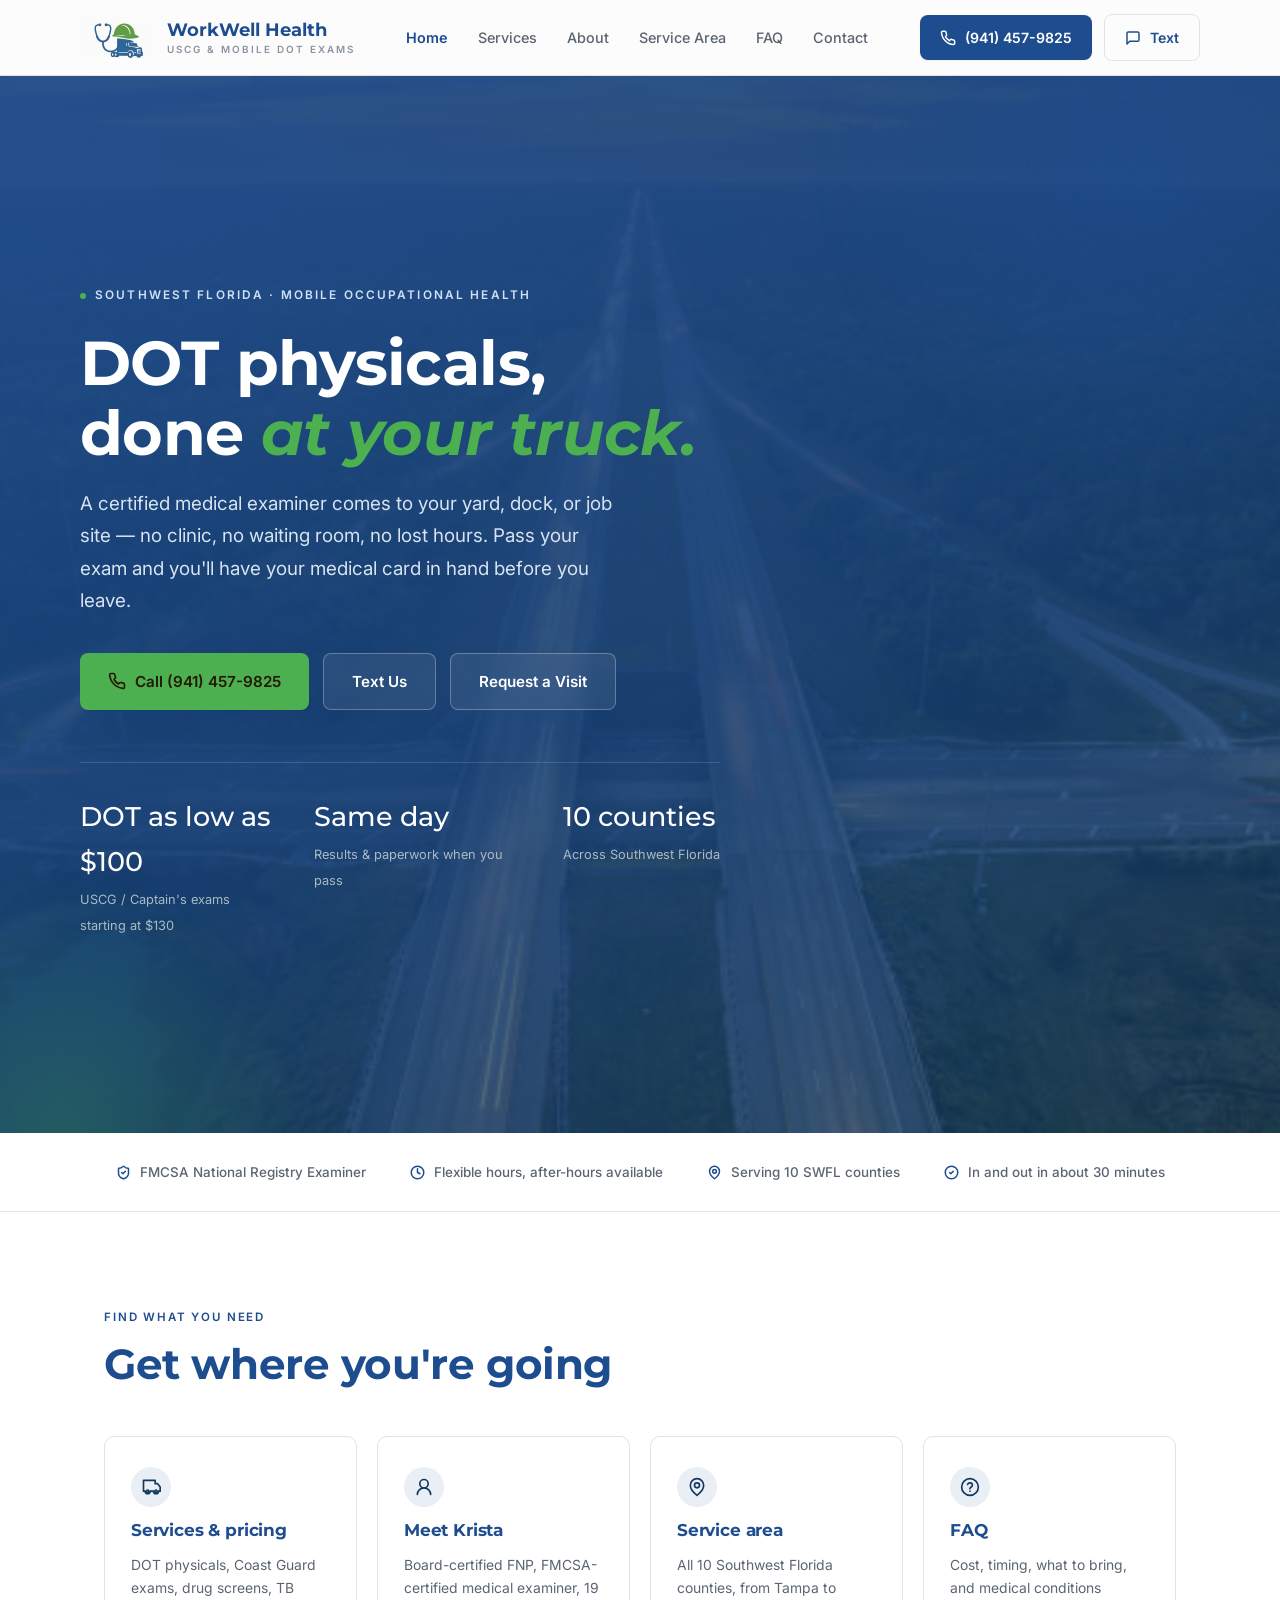
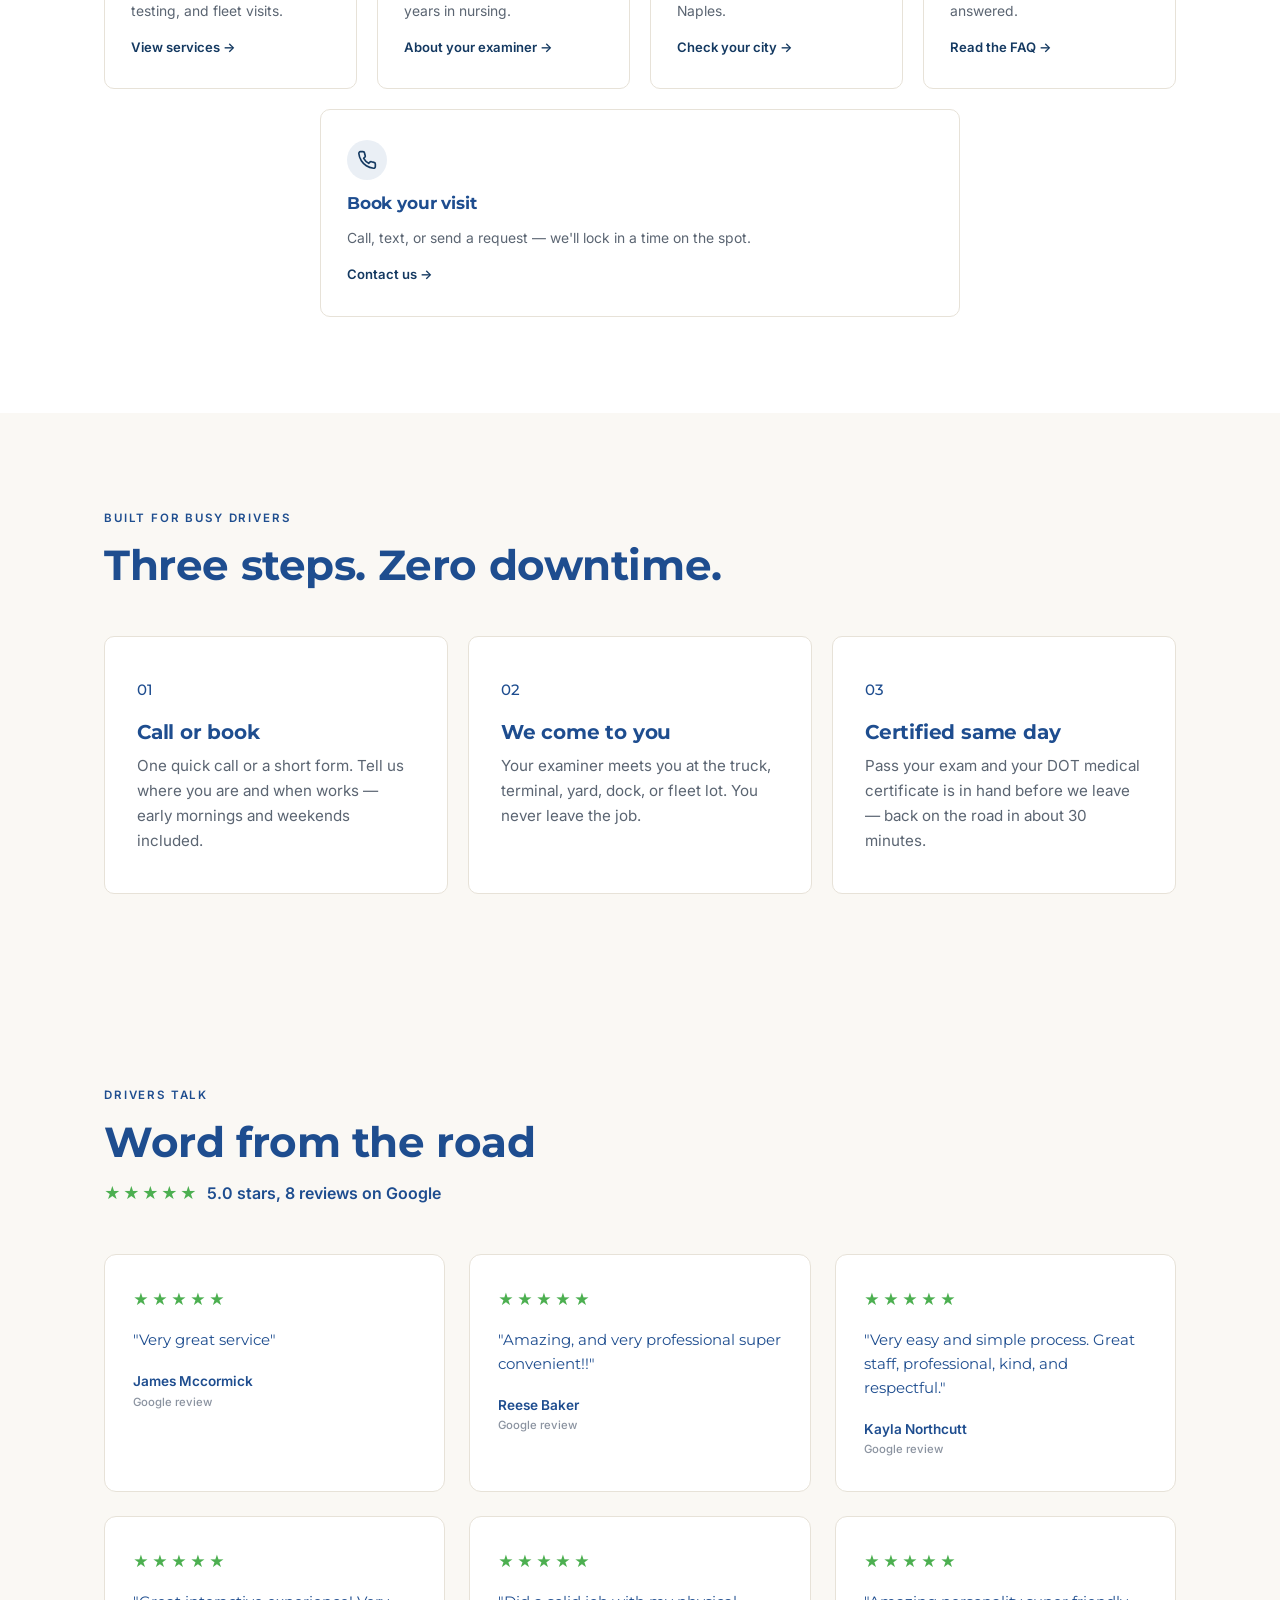
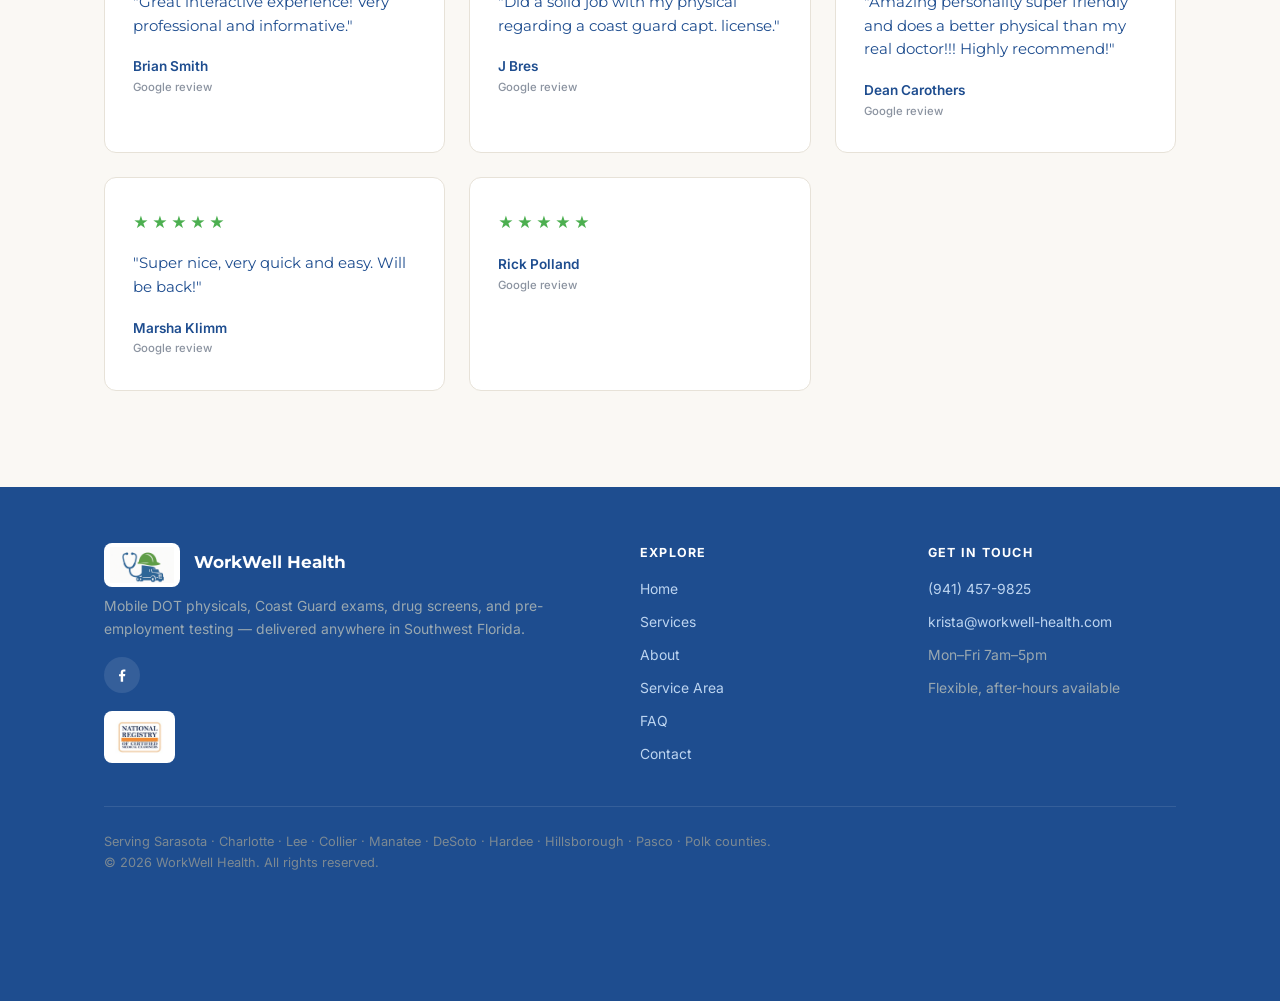
<file: index.html>
<!DOCTYPE html>
<html lang="en">
<head>
  <!-- Google tag (gtag.js) -->
  <script async src="https://www.googletagmanager.com/gtag/js?id=G-KLERZCF6E5"></script>
  <script>
    window.dataLayer = window.dataLayer || [];
    function gtag(){dataLayer.push(arguments);}
    gtag('js', new Date());
    gtag('config', 'G-KLERZCF6E5');
  </script>

  <meta charset="UTF-8" />
  <meta name="viewport" content="width=device-width, initial-scale=1.0" />

  <title>Mobile DOT Physicals Southwest Florida | We Come to You | WorkWell Health</title>
  <meta name="description" content="Mobile DOT physicals that come to you — Sarasota, Port Charlotte, Fort Myers, Cape Coral, Naples & all of Southwest Florida. As low as $100, same-day DOT medical card, Coast Guard physicals, drug screens & TB testing. FMCSA National Registry certified medical examiner." />
  <link rel="canonical" href="https://workwell-health.com/" />
  <meta name="robots" content="index, follow" />

  <meta property="og:type" content="website" />
  <meta property="og:title" content="Mobile DOT Physicals — We Come to You | Southwest Florida" />
  <meta property="og:description" content="Same-day DOT medical card at your truck, yard, or dock. Coast Guard physicals, drug screens & TB testing too. FMCSA certified medical examiner serving all of Southwest Florida." />
  <meta property="og:url" content="https://workwell-health.com/" />
  <meta property="og:image" content="https://workwell-health.com/assets/hero-highway.jpg" />
  <meta property="og:image:width" content="612" />
  <meta property="og:image:height" content="408" />
  <meta property="og:image:alt" content="A commercial truck on a Southwest Florida highway" />
  <meta name="twitter:card" content="summary_large_image" />
  <meta name="twitter:image" content="https://workwell-health.com/assets/hero-highway.jpg" />

  <link rel="preconnect" href="https://fonts.googleapis.com" />
  <link rel="preconnect" href="https://fonts.gstatic.com" crossorigin />
  <link href="https://fonts.googleapis.com/css2?family=Montserrat:wght@400;500;600;700;800&family=Inter:wght@400;500;600;700;800&display=swap" rel="stylesheet" />
  <link rel="stylesheet" href="styles.css" />
  <link rel="icon" href="assets/logo-icon.png" type="image/png" />

  <script type="application/ld+json">
  {
    "@context": "https://schema.org",
    "@type": "MedicalClinic",
    "name": "WorkWell Health — Mobile DOT Physicals",
    "description": "Mobile DOT physical exams, USCG Captain's license physicals, drug screens, and pre-employment physicals performed at your location across Southwest Florida.",
    "url": "https://workwell-health.com/",
    "telephone": "+1-941-457-9825",
    "email": "krista@workwell-health.com",
    "priceRange": "$100",
    "founder": {
      "@type": "Person",
      "name": "Krista Russell",
      "honorificSuffix": "MSN, APRN, FNP-C",
      "jobTitle": "FMCSA Nationally Certified Medical Examiner"
    },
    "areaServed": ["Port Charlotte FL","Fort Myers FL","Sarasota FL","Naples FL","Cape Coral FL","Arcadia FL","Bradenton FL","Punta Gorda FL","Venice FL","Englewood FL","Tampa FL","Bonita Springs FL","Estero FL","Lehigh Acres FL","North Port FL","Immokalee FL","Sarasota County FL","Charlotte County FL","Lee County FL","Collier County FL","DeSoto County FL","Manatee County FL","Hardee County FL","Hillsborough County FL","Pasco County FL","Polk County FL"],
    "openingHoursSpecification": [{
      "@type": "OpeningHoursSpecification",
      "dayOfWeek": ["Monday","Tuesday","Wednesday","Thursday","Friday"],
      "opens": "07:00",
      "closes": "17:00"
    }],
    "medicalSpecialty": "Occupational medicine",
    "makesOffer": [
      { "@type": "Offer", "name": "DOT Physical Exam (CDL Medical Card)", "price": "100", "priceCurrency": "USD" },
      { "@type": "Offer", "name": "USCG Captain's License Physical", "price": "130", "priceCurrency": "USD" },
      { "@type": "Offer", "name": "On-Site Drug Screens" },
      { "@type": "Offer", "name": "Non-DOT & Pre-Employment Physicals" },
      { "@type": "Offer", "name": "PPD / TB Testing" },
      { "@type": "Offer", "name": "Fleet & Group On-Site Physicals" }
    ]
  }
  </script>
</head>
<body>

  <!-- ================= HEADER ================= -->
  <header>
    <div class="wrap nav">
      <a class="brand" href="index.html" aria-label="WorkWell Health home">
        <span class="mark"><img src="assets/logo-icon.png" alt="WorkWell Health logo" /></span>
        <span class="brand-name">WorkWell Health<small>USCG &amp; Mobile DOT Exams</small></span>
      </a>
      <nav class="main-links" aria-label="Primary">
        <a href="index.html" aria-current="page">Home</a>
        <a href="services.html">Services</a>
        <a href="about.html">About</a>
        <a href="service-area.html">Service Area</a>
        <a href="faq.html">FAQ</a>
        <a href="contact.html">Contact</a>
      </nav>
      <div class="nav-actions">
        <a class="btn btn-primary" href="tel:+19414579825">
          <svg width="16" height="16" viewBox="0 0 24 24" fill="none" stroke="currentColor" stroke-width="2.2" stroke-linecap="round" stroke-linejoin="round"><path d="M22 16.9v3a2 2 0 0 1-2.2 2 19.8 19.8 0 0 1-8.6-3 19.5 19.5 0 0 1-6-6 19.8 19.8 0 0 1-3-8.7A2 2 0 0 1 4.1 2h3a2 2 0 0 1 2 1.7c.1 1 .4 2 .7 2.8a2 2 0 0 1-.4 2.1L8 10a16 16 0 0 0 6 6l1.4-1.4a2 2 0 0 1 2.1-.4c.9.3 1.9.6 2.8.7a2 2 0 0 1 1.7 2Z"/></svg>
          (941) 457-9825
        </a>
        <a class="btn btn-outline" href="sms:+19414579825" aria-label="Text WorkWell Health">
          <svg width="16" height="16" viewBox="0 0 24 24" fill="none" stroke="currentColor" stroke-width="2.2" stroke-linecap="round" stroke-linejoin="round"><path d="M21 15a2 2 0 0 1-2 2H7l-4 4V5a2 2 0 0 1 2-2h14a2 2 0 0 1 2 2z"/></svg>
          Text
        </a>
        <button class="menu-btn" id="menuBtn" aria-label="Open menu" aria-expanded="false" aria-controls="mobilePanel"><svg width="18" height="18" viewBox="0 0 24 24" fill="none" stroke="currentColor" stroke-width="2.2" stroke-linecap="round"><path d="M4 6h16M4 12h16M4 18h16"/></svg></button>
      </div>
    </div>
  </header>

  <div class="mobile-panel" id="mobilePanel" hidden>
    <a href="index.html">Home</a>
    <a href="services.html">Services</a>
    <a href="about.html">About</a>
    <a href="service-area.html">Service Area</a>
    <a href="faq.html">FAQ</a>
    <a href="contact.html">Contact</a>
    <a class="btn btn-cta" href="tel:+19414579825">Call (941) 457-9825</a>
    <a class="btn btn-outline" href="sms:+19414579825">Text (941) 457-9825</a>
  </div>

  <!-- ================= HERO ================= -->
  <section class="hero" id="top">
    <div class="hero-glow" aria-hidden="true"></div>
    <div class="hero-glow g2" aria-hidden="true"></div>
    <div class="wrap hero-inner">
      <div class="hero-content">
        <span class="eyebrow"><span class="dot"></span> Southwest Florida · Mobile Occupational Health</span>
        <h1>DOT physicals, done <em>at your truck.</em></h1>
        <p class="sub">A certified medical examiner comes to your yard, dock, or job site — no clinic, no waiting room, no lost hours. Pass your exam and you'll have your medical card in hand before you leave.</p>
        <div class="cta-row">
          <a class="btn btn-cta" href="tel:+19414579825">
            <svg width="18" height="18" viewBox="0 0 24 24" fill="none" stroke="currentColor" stroke-width="2.2" stroke-linecap="round" stroke-linejoin="round"><path d="M22 16.9v3a2 2 0 0 1-2.2 2 19.8 19.8 0 0 1-8.6-3 19.5 19.5 0 0 1-6-6 19.8 19.8 0 0 1-3-8.7A2 2 0 0 1 4.1 2h3a2 2 0 0 1 2 1.7c.1 1 .4 2 .7 2.8a2 2 0 0 1-.4 2.1L8 10a16 16 0 0 0 6 6l1.4-1.4a2 2 0 0 1 2.1-.4c.9.3 1.9.6 2.8.7a2 2 0 0 1 1.7 2Z"/></svg>
            Call (941) 457-9825
          </a>
          <a class="btn btn-on-dark" href="sms:+19414579825">Text Us</a>
          <a class="btn btn-on-dark" href="contact.html">Request a Visit</a>
        </div>
        <div class="facts">
          <div class="fact"><strong>DOT as low as $100</strong><span>USCG / Captain's exams starting at $130</span></div>
          <div class="fact"><strong>Same day</strong><span>Results &amp; paperwork when you pass</span></div>
          <div class="fact"><strong>10 counties</strong><span>Across Southwest Florida</span></div>
        </div>
      </div>
    </div>
  </section>

  <!-- ================= TRUST BAND ================= -->
  <div class="band">
    <div class="wrap">
      <span><svg width="15" height="15" viewBox="0 0 24 24" fill="none" stroke="currentColor" stroke-width="2.4" stroke-linecap="round" stroke-linejoin="round"><path d="M20 13c0 5-3.5 7.5-7.7 9a.6.6 0 0 1-.6 0C7.5 20.5 4 18 4 13V6a1 1 0 0 1 1-1c2 0 4.5-1.2 6.2-2.7a1.2 1.2 0 0 1 1.6 0C14.5 3.8 17 5 19 5a1 1 0 0 1 1 1Z"/><path d="m9 12 2 2 4-4"/></svg> FMCSA National Registry Examiner</span>
      <span><svg width="15" height="15" viewBox="0 0 24 24" fill="none" stroke="currentColor" stroke-width="2.4" stroke-linecap="round" stroke-linejoin="round"><circle cx="12" cy="12" r="10"/><polyline points="12 6 12 12 16 14"/></svg> Flexible hours, after-hours available</span>
      <span><svg width="15" height="15" viewBox="0 0 24 24" fill="none" stroke="currentColor" stroke-width="2.4" stroke-linecap="round" stroke-linejoin="round"><path d="M20 10c0 6-8 12-8 12S4 16 4 10a8 8 0 0 1 16 0Z"/><circle cx="12" cy="10" r="3"/></svg> Serving 10 SWFL counties</span>
      <span><svg width="15" height="15" viewBox="0 0 24 24" fill="none" stroke="currentColor" stroke-width="2.4" stroke-linecap="round" stroke-linejoin="round"><circle cx="12" cy="12" r="10"/><path d="m9 12 2 2 4-4"/></svg> In and out in about 30 minutes</span>
    </div>
  </div>

  <!-- ================= QUICK LINKS ================= -->
  <section class="quicklinks" id="quicklinks">
    <div class="wrap">
      <div class="section-head">
        <p class="kicker reveal">Find what you need</p>
        <h2 class="reveal">Get where you're going</h2>
      </div>
      <div class="ql-grid">
        <a class="ql-card reveal" href="services.html">
          <span class="ico"><svg width="20" height="20" viewBox="0 0 24 24" fill="none" stroke="currentColor" stroke-width="2" stroke-linecap="round" stroke-linejoin="round"><path d="M20 8h-3V4H3v13h2a3 3 0 0 0 6 0h4a3 3 0 0 0 6 0h2v-5l-3-4Z"/><circle cx="8" cy="17" r="1.4"/><circle cx="18" cy="17" r="1.4"/></svg></span>
          <h3>Services &amp; pricing</h3>
          <p>DOT physicals, Coast Guard exams, drug screens, TB testing, and fleet visits.</p>
          <span class="go">View services →</span>
        </a>
        <a class="ql-card reveal" href="about.html">
          <span class="ico"><svg width="20" height="20" viewBox="0 0 24 24" fill="none" stroke="currentColor" stroke-width="2" stroke-linecap="round" stroke-linejoin="round"><path d="M20 21a8 8 0 1 0-16 0"/><circle cx="12" cy="8" r="5"/></svg></span>
          <h3>Meet Krista</h3>
          <p>Board-certified FNP, FMCSA-certified medical examiner, 19 years in nursing.</p>
          <span class="go">About your examiner →</span>
        </a>
        <a class="ql-card reveal" href="service-area.html">
          <span class="ico"><svg width="20" height="20" viewBox="0 0 24 24" fill="none" stroke="currentColor" stroke-width="2" stroke-linecap="round" stroke-linejoin="round"><path d="M20 10c0 6-8 12-8 12S4 16 4 10a8 8 0 0 1 16 0Z"/><circle cx="12" cy="10" r="3"/></svg></span>
          <h3>Service area</h3>
          <p>All 10 Southwest Florida counties, from Tampa to Naples.</p>
          <span class="go">Check your city →</span>
        </a>
        <a class="ql-card reveal" href="faq.html">
          <span class="ico"><svg width="20" height="20" viewBox="0 0 24 24" fill="none" stroke="currentColor" stroke-width="2" stroke-linecap="round" stroke-linejoin="round"><circle cx="12" cy="12" r="10"/><path d="M9.1 9a3 3 0 0 1 5.8 1c0 2-3 2-3 4"/><path d="M12 17h.01"/></svg></span>
          <h3>FAQ</h3>
          <p>Cost, timing, what to bring, and medical conditions answered.</p>
          <span class="go">Read the FAQ →</span>
        </a>
        <a class="ql-card reveal" href="contact.html">
          <span class="ico"><svg width="20" height="20" viewBox="0 0 24 24" fill="none" stroke="currentColor" stroke-width="2" stroke-linecap="round" stroke-linejoin="round"><path d="M22 16.9v3a2 2 0 0 1-2.2 2 19.8 19.8 0 0 1-8.6-3 19.5 19.5 0 0 1-6-6 19.8 19.8 0 0 1-3-8.7A2 2 0 0 1 4.1 2h3a2 2 0 0 1 2 1.7c.1 1 .4 2 .7 2.8a2 2 0 0 1-.4 2.1L8 10a16 16 0 0 0 6 6l1.4-1.4a2 2 0 0 1 2.1-.4c.9.3 1.9.6 2.8.7a2 2 0 0 1 1.7 2Z"/></svg></span>
          <h3>Book your visit</h3>
          <p>Call, text, or send a request — we'll lock in a time on the spot.</p>
          <span class="go">Contact us →</span>
        </a>
      </div>
    </div>
  </section>

  <!-- ================= HOW IT WORKS ================= -->
  <section id="how">
    <div class="wrap">
      <div class="section-head">
        <p class="kicker reveal">Built for busy drivers</p>
        <h2 class="reveal">Three steps. Zero downtime.</h2>
      </div>
      <div class="steps-grid">
        <div class="step reveal"><div class="num">01</div>
          <h3>Call or book</h3>
          <p>One quick call or a short form. Tell us where you are and when works — early mornings and weekends included.</p>
        </div>
        <div class="step reveal"><div class="num">02</div>
          <h3>We come to you</h3>
          <p>Your examiner meets you at the truck, terminal, yard, dock, or fleet lot. You never leave the job.</p>
        </div>
        <div class="step reveal"><div class="num">03</div>
          <h3>Certified same day</h3>
          <p>Pass your exam and your DOT medical certificate is in hand before we leave — back on the road in about 30 minutes.</p>
        </div>
      </div>
    </div>
  </section>

  <!-- ================= REVIEWS ================= -->
  <section id="reviews">
    <div class="wrap">
      <div class="section-head">
        <p class="kicker reveal">Drivers talk</p>
        <h2 class="reveal">Word from the road</h2>
        <p class="reveal" style="margin-top:14px;font-weight:600;color:var(--ink);display:flex;align-items:center;gap:8px">
          <span style="color:var(--gold);letter-spacing:2px">★★★★★</span> 5.0 stars, 8 reviews on Google
        </p>
      </div>
      <div class="reviews-grid">
        <div class="review reveal"><div class="stars">★★★★★</div>
          <p>"Very great service"</p>
          <div class="who">James Mccormick <small>Google review</small></div>
        </div>
        <div class="review reveal"><div class="stars">★★★★★</div>
          <p>"Amazing, and very professional super convenient!!"</p>
          <div class="who">Reese Baker <small>Google review</small></div>
        </div>
        <div class="review reveal"><div class="stars">★★★★★</div>
          <p>"Very easy and simple process. Great staff, professional, kind, and respectful."</p>
          <div class="who">Kayla Northcutt <small>Google review</small></div>
        </div>
        <div class="review reveal"><div class="stars">★★★★★</div>
          <p>"Great interactive experience! Very professional and informative."</p>
          <div class="who">Brian Smith <small>Google review</small></div>
        </div>
        <div class="review reveal"><div class="stars">★★★★★</div>
          <p>"Did a solid job with my physical regarding a coast guard capt. license."</p>
          <div class="who">J Bres <small>Google review</small></div>
        </div>
        <div class="review reveal"><div class="stars">★★★★★</div>
          <p>"Amazing personality super friendly and does a better physical than my real doctor!!! Highly recommend!"</p>
          <div class="who">Dean Carothers <small>Google review</small></div>
        </div>
        <div class="review reveal"><div class="stars">★★★★★</div>
          <p>"Super nice, very quick and easy. Will be back!"</p>
          <div class="who">Marsha Klimm <small>Google review</small></div>
        </div>
        <div class="review reveal"><div class="stars">★★★★★</div>
          <div class="who">Rick Polland <small>Google review</small></div>
        </div>
      </div>
    </div>
  </section>

  <!-- ================= FOOTER ================= -->
  <footer>
    <div class="wrap">
      <div class="f-grid">
        <div>
          <div class="f-brand">
            <span class="mark"><img src="assets/logo-icon.png" alt="WorkWell Health logo" /></span>
            <strong>WorkWell Health</strong>
          </div>
          <p>Mobile DOT physicals, Coast Guard exams, drug screens, and pre-employment testing — delivered anywhere in Southwest Florida.</p>
          <div class="f-follow">
            <a href="https://www.facebook.com/share/19DjSehc8E/?mibextid=wwXIfr" target="_blank" rel="noopener" aria-label="WorkWell Health on Facebook">
              <svg width="18" height="18" viewBox="0 0 24 24" fill="currentColor"><path d="M13.5 21v-7.4h2.5l.4-2.9h-2.9v-1.9c0-.8.2-1.4 1.4-1.4h1.6V4.8c-.3 0-1.2-.1-2.3-.1-2.3 0-3.9 1.4-3.9 4v2.2H8v2.9h2.3V21h3.2z"/></svg>
            </a>
          </div>
          <div class="f-badge">
            <img src="assets/nrcme-seal.png" alt="National Registry of Certified Medical Examiners, FMCSA" />
          </div>
        </div>
        <div>
          <h4>Explore</h4>
          <ul>
            <li><a href="index.html">Home</a></li>
            <li><a href="services.html">Services</a></li>
            <li><a href="about.html">About</a></li>
            <li><a href="service-area.html">Service Area</a></li>
            <li><a href="faq.html">FAQ</a></li>
            <li><a href="contact.html">Contact</a></li>
          </ul>
        </div>
        <div>
          <h4>Get in touch</h4>
          <ul>
            <li><a href="tel:+19414579825">(941) 457-9825</a></li>
            <li><a href="mailto:krista@workwell-health.com">krista@workwell-health.com</a></li>
            <li>Mon–Fri 7am–5pm</li>
            <li>Flexible, after-hours available</li>
          </ul>
        </div>
      </div>
      <div class="legal">
        Serving Sarasota · Charlotte · Lee · Collier · Manatee · DeSoto · Hardee · Hillsborough · Pasco · Polk counties.<br />
        © 2026 WorkWell Health. All rights reserved.
      </div>
    </div>
  </footer>

  <!-- ================= MOBILE STICKY CALL BAR ================= -->
  <div class="callbar" role="navigation" aria-label="Quick actions">
    <a class="btn btn-cta" href="tel:+19414579825">
      <svg width="16" height="16" viewBox="0 0 24 24" fill="none" stroke="currentColor" stroke-width="2.2" stroke-linecap="round" stroke-linejoin="round"><path d="M22 16.9v3a2 2 0 0 1-2.2 2 19.8 19.8 0 0 1-8.6-3 19.5 19.5 0 0 1-6-6 19.8 19.8 0 0 1-3-8.7A2 2 0 0 1 4.1 2h3a2 2 0 0 1 2 1.7c.1 1 .4 2 .7 2.8a2 2 0 0 1-.4 2.1L8 10a16 16 0 0 0 6 6l1.4-1.4a2 2 0 0 1 2.1-.4c.9.3 1.9.6 2.8.7a2 2 0 0 1 1.7 2Z"/></svg>
      Call Now
    </a>
    <a class="btn btn-outline" href="sms:+19414579825" style="background:#fff">Text</a>
    <a class="btn btn-outline" href="contact.html" style="background:#fff">Book Visit</a>
  </div>

  <script>
    const io = new IntersectionObserver((entries) => {
      for (const e of entries) if (e.isIntersecting) { e.target.classList.add("in"); io.unobserve(e.target); }
    }, { threshold: 0.12 });
    document.querySelectorAll(".reveal").forEach((el) => io.observe(el));
    const menuBtn = document.getElementById("menuBtn");
    const mobilePanel = document.getElementById("mobilePanel");
    if (menuBtn && mobilePanel) {
      menuBtn.addEventListener("click", () => {
        const isOpen = !mobilePanel.hidden;
        mobilePanel.hidden = isOpen;
        menuBtn.setAttribute("aria-expanded", String(!isOpen));
      });
      mobilePanel.querySelectorAll("a").forEach((a) => a.addEventListener("click", () => {
        mobilePanel.hidden = true;
        menuBtn.setAttribute("aria-expanded", "false");
      }));
    }
  </script>
</body>
</html>
</file>
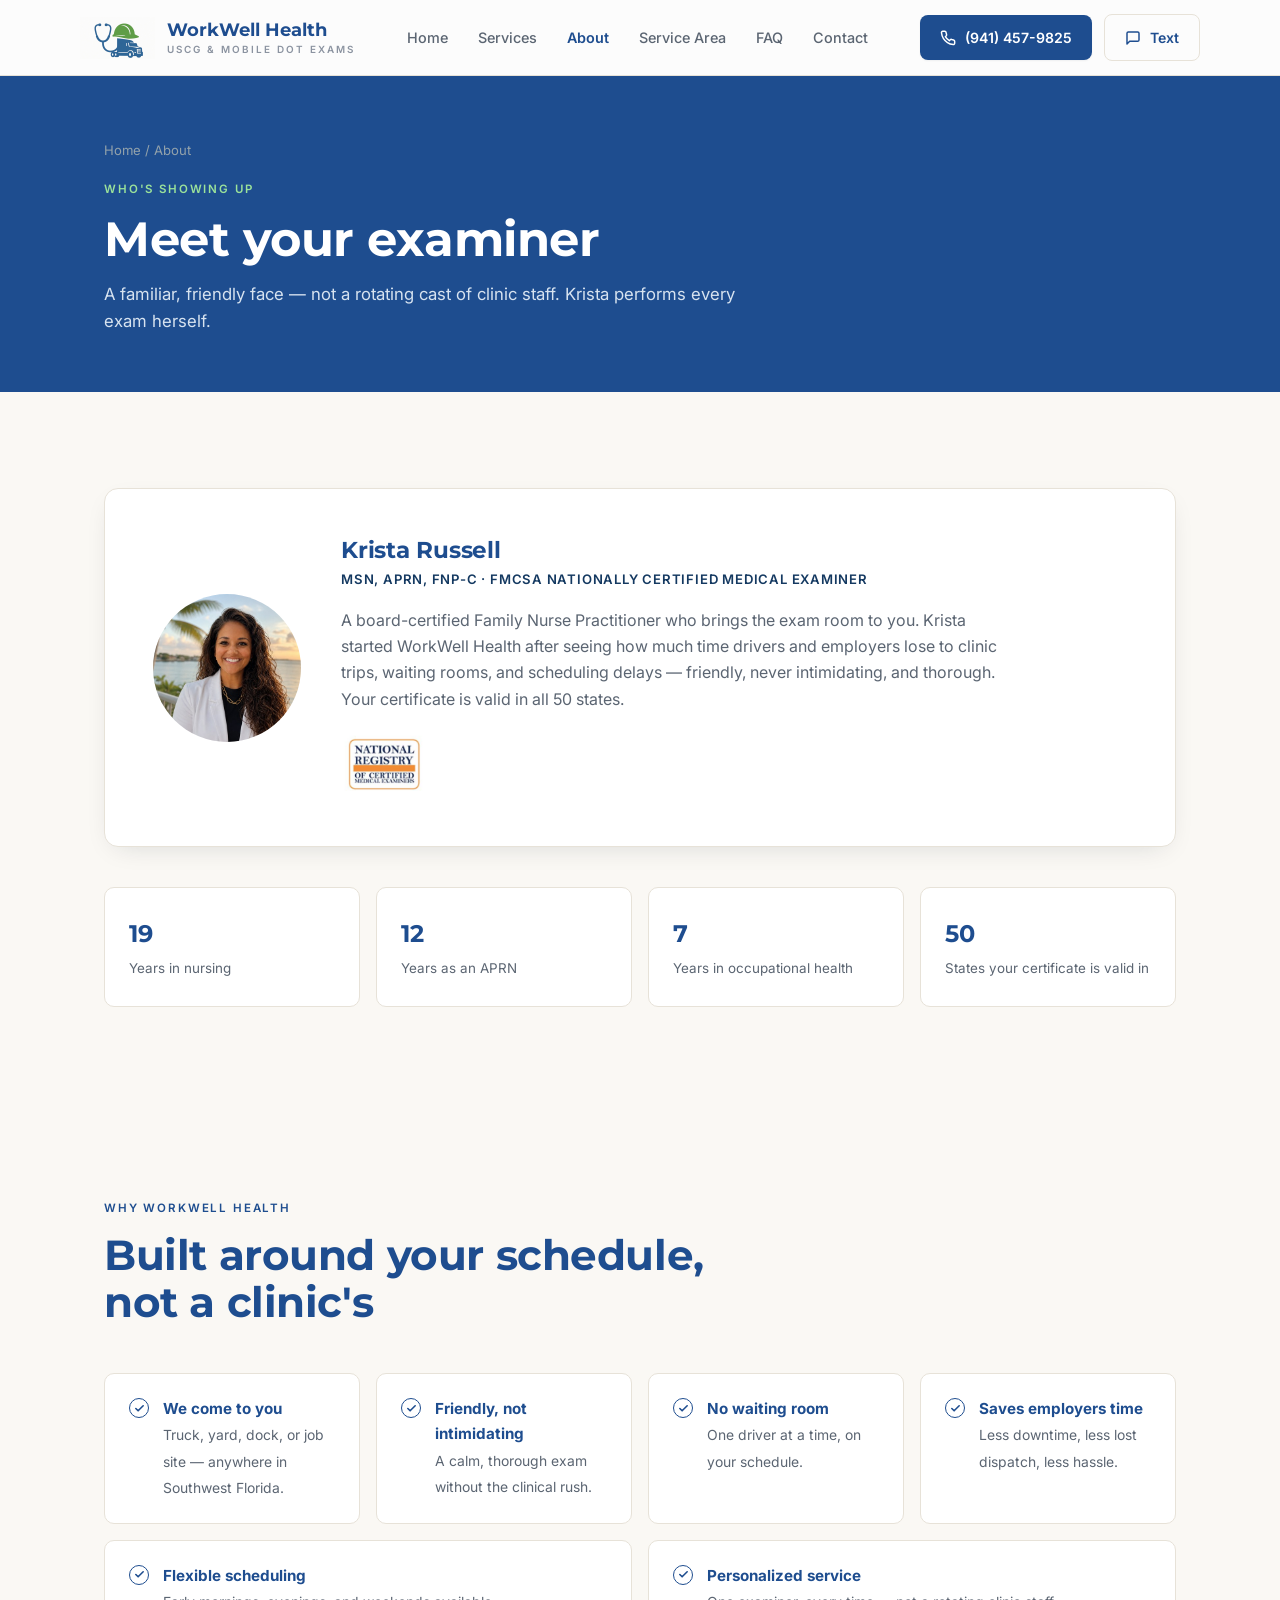
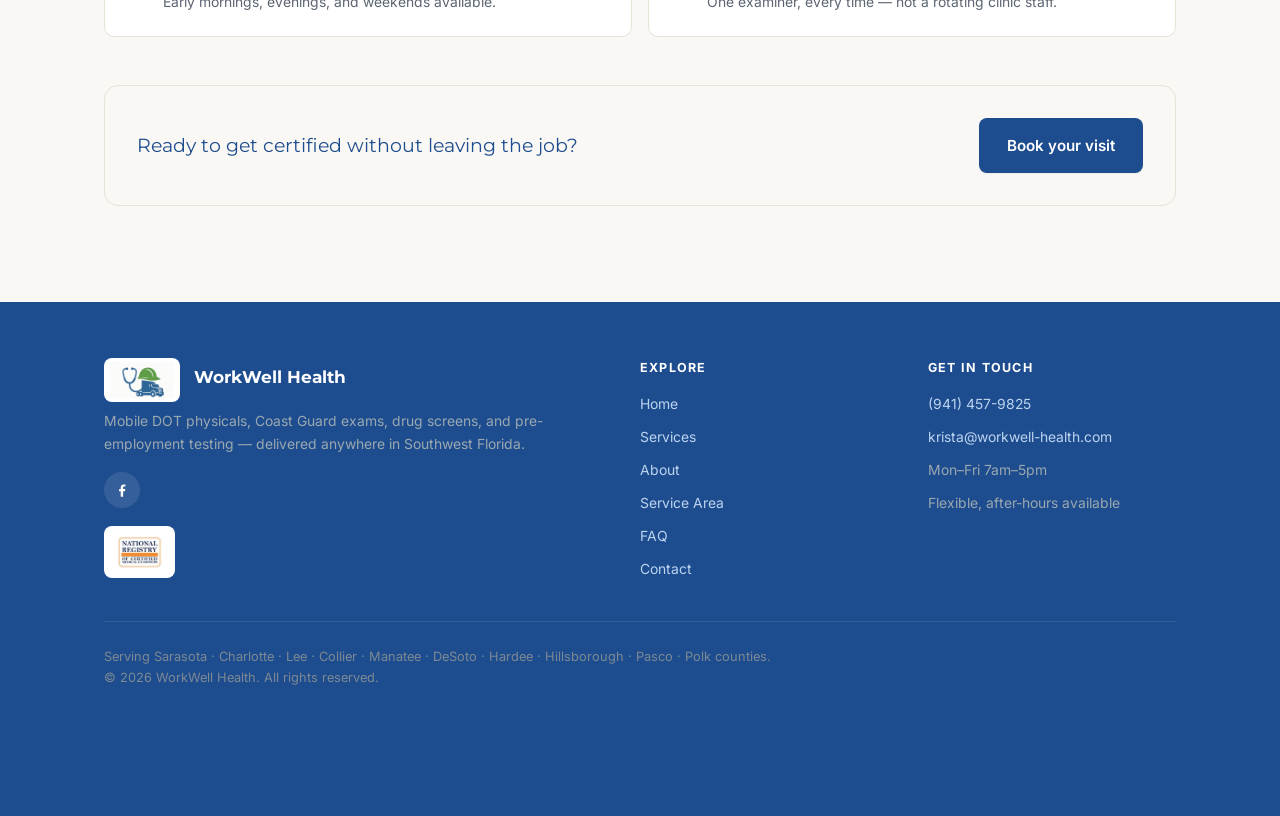
<file: about.html>
<!DOCTYPE html>
<html lang="en">
<head>
  <!-- Google tag (gtag.js) -->
  <script async src="https://www.googletagmanager.com/gtag/js?id=G-KLERZCF6E5"></script>
  <script>
    window.dataLayer = window.dataLayer || [];
    function gtag(){dataLayer.push(arguments);}
    gtag('js', new Date());
    gtag('config', 'G-KLERZCF6E5');
  </script>

  <meta charset="UTF-8" />
  <meta name="viewport" content="width=device-width, initial-scale=1.0" />

  <title>Meet Krista Russell, FNP-C | Your FMCSA Certified Medical Examiner | WorkWell Health</title>
  <meta name="description" content="Krista Russell, MSN, APRN, FNP-C — a board-certified Family Nurse Practitioner and FMCSA Nationally Certified Medical Examiner with 19 years in nursing and 7 in occupational health, serving Southwest Florida." />
  <link rel="canonical" href="https://workwell-health.com/about.html" />
  <meta name="robots" content="index, follow" />

  <meta property="og:type" content="profile" />
  <meta property="og:title" content="Meet Krista Russell, FNP-C | WorkWell Health" />
  <meta property="og:description" content="Board-certified Family Nurse Practitioner and FMCSA Nationally Certified Medical Examiner serving Southwest Florida." />
  <meta property="og:url" content="https://workwell-health.com/about.html" />
  <meta property="og:image" content="https://workwell-health.com/assets/krista-headshot.jpg" />
  <meta property="og:image:width" content="450" />
  <meta property="og:image:height" content="450" />
  <meta property="og:image:alt" content="Krista Russell, FNP-C, WorkWell Health" />
  <meta name="twitter:card" content="summary_large_image" />
  <meta name="twitter:image" content="https://workwell-health.com/assets/krista-headshot.jpg" />

  <link rel="preconnect" href="https://fonts.googleapis.com" />
  <link rel="preconnect" href="https://fonts.gstatic.com" crossorigin />
  <link href="https://fonts.googleapis.com/css2?family=Montserrat:wght@400;500;600;700;800&family=Inter:wght@400;500;600;700;800&display=swap" rel="stylesheet" />
  <link rel="stylesheet" href="styles.css" />
  <link rel="icon" href="assets/logo-icon.png" type="image/png" />

  <script type="application/ld+json">
  {
    "@context": "https://schema.org",
    "@type": "Person",
    "name": "Krista Russell",
    "honorificSuffix": "MSN, APRN, FNP-C",
    "jobTitle": "FMCSA Nationally Certified Medical Examiner",
    "worksFor": { "@type": "MedicalClinic", "name": "WorkWell Health" },
    "image": "https://workwell-health.com/assets/krista-headshot.jpg"
  }
  </script>
</head>
<body>

  <!-- ================= HEADER ================= -->
  <header>
    <div class="wrap nav">
      <a class="brand" href="index.html" aria-label="WorkWell Health home">
        <span class="mark"><img src="assets/logo-icon.png" alt="WorkWell Health logo" /></span>
        <span class="brand-name">WorkWell Health<small>USCG &amp; Mobile DOT Exams</small></span>
      </a>
      <nav class="main-links" aria-label="Primary">
        <a href="index.html">Home</a>
        <a href="services.html">Services</a>
        <a href="about.html" aria-current="page">About</a>
        <a href="service-area.html">Service Area</a>
        <a href="faq.html">FAQ</a>
        <a href="contact.html">Contact</a>
      </nav>
      <div class="nav-actions">
        <a class="btn btn-primary" href="tel:+19414579825">
          <svg width="16" height="16" viewBox="0 0 24 24" fill="none" stroke="currentColor" stroke-width="2.2" stroke-linecap="round" stroke-linejoin="round"><path d="M22 16.9v3a2 2 0 0 1-2.2 2 19.8 19.8 0 0 1-8.6-3 19.5 19.5 0 0 1-6-6 19.8 19.8 0 0 1-3-8.7A2 2 0 0 1 4.1 2h3a2 2 0 0 1 2 1.7c.1 1 .4 2 .7 2.8a2 2 0 0 1-.4 2.1L8 10a16 16 0 0 0 6 6l1.4-1.4a2 2 0 0 1 2.1-.4c.9.3 1.9.6 2.8.7a2 2 0 0 1 1.7 2Z"/></svg>
          (941) 457-9825
        </a>
        <a class="btn btn-outline" href="sms:+19414579825" aria-label="Text WorkWell Health">
          <svg width="16" height="16" viewBox="0 0 24 24" fill="none" stroke="currentColor" stroke-width="2.2" stroke-linecap="round" stroke-linejoin="round"><path d="M21 15a2 2 0 0 1-2 2H7l-4 4V5a2 2 0 0 1 2-2h14a2 2 0 0 1 2 2z"/></svg>
          Text
        </a>
        <button class="menu-btn" id="menuBtn" aria-label="Open menu" aria-expanded="false" aria-controls="mobilePanel"><svg width="18" height="18" viewBox="0 0 24 24" fill="none" stroke="currentColor" stroke-width="2.2" stroke-linecap="round"><path d="M4 6h16M4 12h16M4 18h16"/></svg></button>
      </div>
    </div>
  </header>

  <div class="mobile-panel" id="mobilePanel" hidden>
    <a href="index.html">Home</a>
    <a href="services.html">Services</a>
    <a href="about.html">About</a>
    <a href="service-area.html">Service Area</a>
    <a href="faq.html">FAQ</a>
    <a href="contact.html">Contact</a>
    <a class="btn btn-cta" href="tel:+19414579825">Call (941) 457-9825</a>
    <a class="btn btn-outline" href="sms:+19414579825">Text (941) 457-9825</a>
  </div>

  <!-- ================= PAGE HEADER ================= -->
  <section class="page-header">
    <div class="wrap">
      <p class="breadcrumb"><a href="index.html">Home</a> / About</p>
      <p class="kicker">Who's showing up</p>
      <h1>Meet your examiner</h1>
      <p class="lede">A familiar, friendly face — not a rotating cast of clinic staff. Krista performs every exam herself.</p>
    </div>
  </section>

  <!-- ================= EXAMINER ================= -->
  <section class="examiner" id="examiner">
    <div class="wrap">
      <div class="card-ex reveal">
        <!-- Real headshot: drop the provided photo in at assets/krista-headshot.jpg -->
        <span class="avatar">
          <img src="assets/krista-headshot.jpg" alt="Krista Russell, FNP-C, WorkWell Health"
               onerror="this.style.display='none'; this.nextElementSibling.style.display='flex';" />
          <span class="avatar-fallback">KR</span>
        </span>
        <div class="who">
          <h3>Krista Russell</h3>
          <p class="creds">MSN, APRN, FNP-C · FMCSA Nationally Certified Medical Examiner</p>
          <p>A board-certified Family Nurse Practitioner who brings the exam room to you. Krista started WorkWell Health after seeing how much time drivers and employers lose to clinic trips, waiting rooms, and scheduling delays — friendly, never intimidating, and thorough. Your certificate is valid in all 50 states.</p>
          <img class="nrcme-badge" src="assets/nrcme-seal.png" alt="National Registry of Certified Medical Examiners, FMCSA" />
        </div>
      </div>

      <div class="credentials-list reveal">
        <div class="item"><strong>19</strong><span>Years in nursing</span></div>
        <div class="item"><strong>12</strong><span>Years as an APRN</span></div>
        <div class="item"><strong>7</strong><span>Years in occupational health</span></div>
        <div class="item"><strong>50</strong><span>States your certificate is valid in</span></div>
      </div>
    </div>
  </section>

  <!-- ================= WHY WORKWELL ================= -->
  <section id="why">
    <div class="wrap">
      <div class="section-head">
        <p class="kicker reveal">Why WorkWell Health</p>
        <h2 class="reveal">Built around your schedule, not a clinic's</h2>
      </div>
      <div class="check-grid">
        <div class="check reveal"><span class="tick"><svg width="11" height="11" viewBox="0 0 24 24" fill="none" stroke="currentColor" stroke-width="3.5" stroke-linecap="round" stroke-linejoin="round"><path d="M20 6 9 17l-5-5"/></svg></span><div><strong>We come to you</strong><span>Truck, yard, dock, or job site — anywhere in Southwest Florida.</span></div></div>
        <div class="check reveal"><span class="tick"><svg width="11" height="11" viewBox="0 0 24 24" fill="none" stroke="currentColor" stroke-width="3.5" stroke-linecap="round" stroke-linejoin="round"><path d="M20 6 9 17l-5-5"/></svg></span><div><strong>Friendly, not intimidating</strong><span>A calm, thorough exam without the clinical rush.</span></div></div>
        <div class="check reveal"><span class="tick"><svg width="11" height="11" viewBox="0 0 24 24" fill="none" stroke="currentColor" stroke-width="3.5" stroke-linecap="round" stroke-linejoin="round"><path d="M20 6 9 17l-5-5"/></svg></span><div><strong>No waiting room</strong><span>One driver at a time, on your schedule.</span></div></div>
        <div class="check reveal"><span class="tick"><svg width="11" height="11" viewBox="0 0 24 24" fill="none" stroke="currentColor" stroke-width="3.5" stroke-linecap="round" stroke-linejoin="round"><path d="M20 6 9 17l-5-5"/></svg></span><div><strong>Saves employers time</strong><span>Less downtime, less lost dispatch, less hassle.</span></div></div>
        <div class="check reveal"><span class="tick"><svg width="11" height="11" viewBox="0 0 24 24" fill="none" stroke="currentColor" stroke-width="3.5" stroke-linecap="round" stroke-linejoin="round"><path d="M20 6 9 17l-5-5"/></svg></span><div><strong>Flexible scheduling</strong><span>Early mornings, evenings, and weekends available.</span></div></div>
        <div class="check reveal"><span class="tick"><svg width="11" height="11" viewBox="0 0 24 24" fill="none" stroke="currentColor" stroke-width="3.5" stroke-linecap="round" stroke-linejoin="round"><path d="M20 6 9 17l-5-5"/></svg></span><div><strong>Personalized service</strong><span>One examiner, every time — not a rotating clinic staff.</span></div></div>
      </div>
      <div class="faq-cta reveal">
        <p>Ready to get certified without leaving the job?</p>
        <a class="btn btn-primary" href="contact.html">Book your visit</a>
      </div>
    </div>
  </section>

  <!-- ================= FOOTER ================= -->
  <footer>
    <div class="wrap">
      <div class="f-grid">
        <div>
          <div class="f-brand">
            <span class="mark"><img src="assets/logo-icon.png" alt="WorkWell Health logo" /></span>
            <strong>WorkWell Health</strong>
          </div>
          <p>Mobile DOT physicals, Coast Guard exams, drug screens, and pre-employment testing — delivered anywhere in Southwest Florida.</p>
          <div class="f-follow">
            <a href="https://www.facebook.com/share/19DjSehc8E/?mibextid=wwXIfr" target="_blank" rel="noopener" aria-label="WorkWell Health on Facebook">
              <svg width="18" height="18" viewBox="0 0 24 24" fill="currentColor"><path d="M13.5 21v-7.4h2.5l.4-2.9h-2.9v-1.9c0-.8.2-1.4 1.4-1.4h1.6V4.8c-.3 0-1.2-.1-2.3-.1-2.3 0-3.9 1.4-3.9 4v2.2H8v2.9h2.3V21h3.2z"/></svg>
            </a>
          </div>
          <div class="f-badge">
            <img src="assets/nrcme-seal.png" alt="National Registry of Certified Medical Examiners, FMCSA" />
          </div>
        </div>
        <div>
          <h4>Explore</h4>
          <ul>
            <li><a href="index.html">Home</a></li>
            <li><a href="services.html">Services</a></li>
            <li><a href="about.html">About</a></li>
            <li><a href="service-area.html">Service Area</a></li>
            <li><a href="faq.html">FAQ</a></li>
            <li><a href="contact.html">Contact</a></li>
          </ul>
        </div>
        <div>
          <h4>Get in touch</h4>
          <ul>
            <li><a href="tel:+19414579825">(941) 457-9825</a></li>
            <li><a href="mailto:krista@workwell-health.com">krista@workwell-health.com</a></li>
            <li>Mon–Fri 7am–5pm</li>
            <li>Flexible, after-hours available</li>
          </ul>
        </div>
      </div>
      <div class="legal">
        Serving Sarasota · Charlotte · Lee · Collier · Manatee · DeSoto · Hardee · Hillsborough · Pasco · Polk counties.<br />
        © 2026 WorkWell Health. All rights reserved.
      </div>
    </div>
  </footer>

  <!-- ================= MOBILE STICKY CALL BAR ================= -->
  <div class="callbar" role="navigation" aria-label="Quick actions">
    <a class="btn btn-cta" href="tel:+19414579825">
      <svg width="16" height="16" viewBox="0 0 24 24" fill="none" stroke="currentColor" stroke-width="2.2" stroke-linecap="round" stroke-linejoin="round"><path d="M22 16.9v3a2 2 0 0 1-2.2 2 19.8 19.8 0 0 1-8.6-3 19.5 19.5 0 0 1-6-6 19.8 19.8 0 0 1-3-8.7A2 2 0 0 1 4.1 2h3a2 2 0 0 1 2 1.7c.1 1 .4 2 .7 2.8a2 2 0 0 1-.4 2.1L8 10a16 16 0 0 0 6 6l1.4-1.4a2 2 0 0 1 2.1-.4c.9.3 1.9.6 2.8.7a2 2 0 0 1 1.7 2Z"/></svg>
      Call Now
    </a>
    <a class="btn btn-outline" href="sms:+19414579825" style="background:#fff">Text</a>
    <a class="btn btn-outline" href="contact.html" style="background:#fff">Book Visit</a>
  </div>

  <script>
    const io = new IntersectionObserver((entries) => {
      for (const e of entries) if (e.isIntersecting) { e.target.classList.add("in"); io.unobserve(e.target); }
    }, { threshold: 0.12 });
    document.querySelectorAll(".reveal").forEach((el) => io.observe(el));
    const menuBtn = document.getElementById("menuBtn");
    const mobilePanel = document.getElementById("mobilePanel");
    if (menuBtn && mobilePanel) {
      menuBtn.addEventListener("click", () => {
        const isOpen = !mobilePanel.hidden;
        mobilePanel.hidden = isOpen;
        menuBtn.setAttribute("aria-expanded", String(!isOpen));
      });
      mobilePanel.querySelectorAll("a").forEach((a) => a.addEventListener("click", () => {
        mobilePanel.hidden = true;
        menuBtn.setAttribute("aria-expanded", "false");
      }));
    }
  </script>
</body>
</html>
</file>
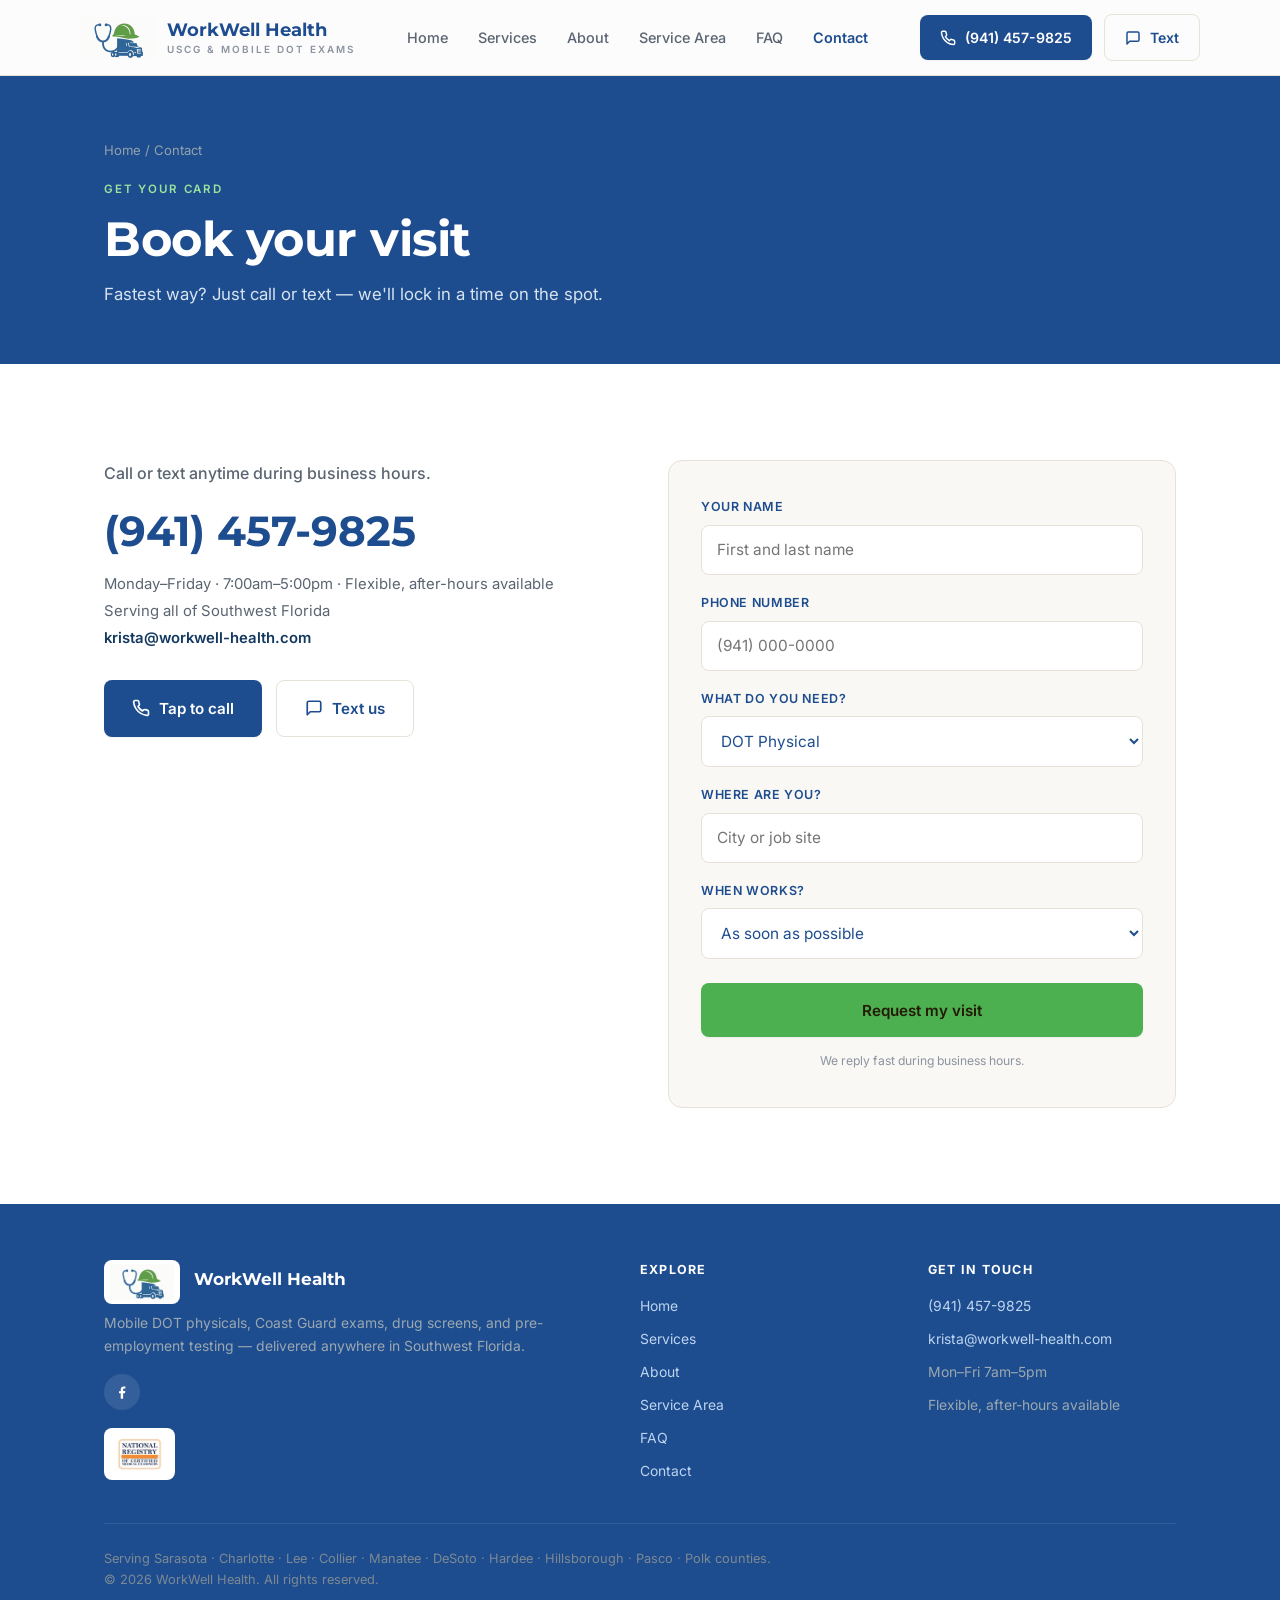
<file: contact.html>
<!DOCTYPE html>
<html lang="en">
<head>
  <!-- Google tag (gtag.js) -->
  <script async src="https://www.googletagmanager.com/gtag/js?id=G-KLERZCF6E5"></script>
  <script>
    window.dataLayer = window.dataLayer || [];
    function gtag(){dataLayer.push(arguments);}
    gtag('js', new Date());
    gtag('config', 'G-KLERZCF6E5');
  </script>

  <meta charset="UTF-8" />
  <meta name="viewport" content="width=device-width, initial-scale=1.0" />

  <title>Book a Mobile DOT Physical | Call or Text (941) 457-9825 | WorkWell Health</title>
  <meta name="description" content="Book your mobile DOT physical, Coast Guard exam, or drug screen in Southwest Florida. Call or text (941) 457-9825, or send a request — Krista Russell, FNP-C, will confirm a time that works for you." />
  <link rel="canonical" href="https://workwell-health.com/contact.html" />
  <meta name="robots" content="index, follow" />

  <meta property="og:type" content="website" />
  <meta property="og:title" content="Book a Mobile DOT Physical | WorkWell Health" />
  <meta property="og:description" content="Call, text, or request a visit — we'll lock in a time that works for you, anywhere in Southwest Florida." />
  <meta property="og:url" content="https://workwell-health.com/contact.html" />
  <meta property="og:image" content="https://workwell-health.com/assets/hero-highway.jpg" />
  <meta property="og:image:width" content="612" />
  <meta property="og:image:height" content="408" />
  <meta property="og:image:alt" content="A commercial truck on a Southwest Florida highway" />
  <meta name="twitter:card" content="summary_large_image" />
  <meta name="twitter:image" content="https://workwell-health.com/assets/hero-highway.jpg" />

  <link rel="preconnect" href="https://fonts.googleapis.com" />
  <link rel="preconnect" href="https://fonts.gstatic.com" crossorigin />
  <link href="https://fonts.googleapis.com/css2?family=Montserrat:wght@400;500;600;700;800&family=Inter:wght@400;500;600;700;800&display=swap" rel="stylesheet" />
  <link rel="stylesheet" href="styles.css" />
  <link rel="icon" href="assets/logo-icon.png" type="image/png" />

  <script type="application/ld+json">
  {
    "@context": "https://schema.org",
    "@type": "MedicalClinic",
    "name": "WorkWell Health — Mobile DOT Physicals",
    "url": "https://workwell-health.com/",
    "telephone": "+1-941-457-9825",
    "email": "krista@workwell-health.com",
    "openingHoursSpecification": [{
      "@type": "OpeningHoursSpecification",
      "dayOfWeek": ["Monday","Tuesday","Wednesday","Thursday","Friday"],
      "opens": "07:00",
      "closes": "17:00"
    }]
  }
  </script>
</head>
<body>

  <!-- ================= HEADER ================= -->
  <header>
    <div class="wrap nav">
      <a class="brand" href="index.html" aria-label="WorkWell Health home">
        <span class="mark"><img src="assets/logo-icon.png" alt="WorkWell Health logo" /></span>
        <span class="brand-name">WorkWell Health<small>USCG &amp; Mobile DOT Exams</small></span>
      </a>
      <nav class="main-links" aria-label="Primary">
        <a href="index.html">Home</a>
        <a href="services.html">Services</a>
        <a href="about.html">About</a>
        <a href="service-area.html">Service Area</a>
        <a href="faq.html">FAQ</a>
        <a href="contact.html" aria-current="page">Contact</a>
      </nav>
      <div class="nav-actions">
        <a class="btn btn-primary" href="tel:+19414579825">
          <svg width="16" height="16" viewBox="0 0 24 24" fill="none" stroke="currentColor" stroke-width="2.2" stroke-linecap="round" stroke-linejoin="round"><path d="M22 16.9v3a2 2 0 0 1-2.2 2 19.8 19.8 0 0 1-8.6-3 19.5 19.5 0 0 1-6-6 19.8 19.8 0 0 1-3-8.7A2 2 0 0 1 4.1 2h3a2 2 0 0 1 2 1.7c.1 1 .4 2 .7 2.8a2 2 0 0 1-.4 2.1L8 10a16 16 0 0 0 6 6l1.4-1.4a2 2 0 0 1 2.1-.4c.9.3 1.9.6 2.8.7a2 2 0 0 1 1.7 2Z"/></svg>
          (941) 457-9825
        </a>
        <a class="btn btn-outline" href="sms:+19414579825" aria-label="Text WorkWell Health">
          <svg width="16" height="16" viewBox="0 0 24 24" fill="none" stroke="currentColor" stroke-width="2.2" stroke-linecap="round" stroke-linejoin="round"><path d="M21 15a2 2 0 0 1-2 2H7l-4 4V5a2 2 0 0 1 2-2h14a2 2 0 0 1 2 2z"/></svg>
          Text
        </a>
        <button class="menu-btn" id="menuBtn" aria-label="Open menu" aria-expanded="false" aria-controls="mobilePanel"><svg width="18" height="18" viewBox="0 0 24 24" fill="none" stroke="currentColor" stroke-width="2.2" stroke-linecap="round"><path d="M4 6h16M4 12h16M4 18h16"/></svg></button>
      </div>
    </div>
  </header>

  <div class="mobile-panel" id="mobilePanel" hidden>
    <a href="index.html">Home</a>
    <a href="services.html">Services</a>
    <a href="about.html">About</a>
    <a href="service-area.html">Service Area</a>
    <a href="faq.html">FAQ</a>
    <a href="contact.html">Contact</a>
    <a class="btn btn-cta" href="tel:+19414579825">Call (941) 457-9825</a>
    <a class="btn btn-outline" href="sms:+19414579825">Text (941) 457-9825</a>
  </div>

  <!-- ================= PAGE HEADER ================= -->
  <section class="page-header">
    <div class="wrap">
      <p class="breadcrumb"><a href="index.html">Home</a> / Contact</p>
      <p class="kicker">Get your card</p>
      <h1>Book your visit</h1>
      <p class="lede">Fastest way? Just call or text — we'll lock in a time on the spot.</p>
    </div>
  </section>

  <!-- ================= CONTACT ================= -->
  <section class="contact" id="book">
    <div class="wrap">
      <div class="contact-grid">
        <div class="reveal">
          <p class="lead-in">Call or text anytime during business hours.</p>
          <a class="big-phone" href="tel:+19414579825">(941) 457-9825</a>
          <p class="hours">Monday–Friday · 7:00am–5:00pm · Flexible, after-hours available<br />Serving all of Southwest Florida<br /><a href="mailto:krista@workwell-health.com">krista@workwell-health.com</a></p>
          <div style="display:flex;flex-wrap:wrap;gap:14px">
            <a class="btn btn-primary" href="tel:+19414579825">
              <svg width="18" height="18" viewBox="0 0 24 24" fill="none" stroke="currentColor" stroke-width="2.2" stroke-linecap="round" stroke-linejoin="round"><path d="M22 16.9v3a2 2 0 0 1-2.2 2 19.8 19.8 0 0 1-8.6-3 19.5 19.5 0 0 1-6-6 19.8 19.8 0 0 1-3-8.7A2 2 0 0 1 4.1 2h3a2 2 0 0 1 2 1.7c.1 1 .4 2 .7 2.8a2 2 0 0 1-.4 2.1L8 10a16 16 0 0 0 6 6l1.4-1.4a2 2 0 0 1 2.1-.4c.9.3 1.9.6 2.8.7a2 2 0 0 1 1.7 2Z"/></svg>
              Tap to call
            </a>
            <a class="btn btn-outline" href="sms:+19414579825">
              <svg width="18" height="18" viewBox="0 0 24 24" fill="none" stroke="currentColor" stroke-width="2.2" stroke-linecap="round" stroke-linejoin="round"><path d="M21 15a2 2 0 0 1-2 2H7l-4 4V5a2 2 0 0 1 2-2h14a2 2 0 0 1 2 2z"/></svg>
              Text us
            </a>
          </div>
        </div>
        <form class="reveal" id="contact-form" action="https://api.web3forms.com/submit" method="POST">
          <input type="hidden" name="access_key" value="9f814137-d162-4ff9-bbea-b76b9fac129e">
          <input type="hidden" name="subject" value="New booking request from workwell-health.com">
          <input type="hidden" name="from_name" value="WorkWell Health Website">
          <input type="checkbox" name="botcheck" style="display:none" tabindex="-1" autocomplete="off">
          <label for="f-name">Your name</label>
          <input id="f-name" name="name" type="text" autocomplete="name" placeholder="First and last name" required />
          <label for="f-phone">Phone number</label>
          <input id="f-phone" name="phone" type="tel" autocomplete="tel" placeholder="(941) 000-0000" required />
          <label for="f-svc">What do you need?</label>
          <select id="f-svc" name="service">
            <option>DOT Physical</option>
            <option>Coast Guard / Captain's Physical</option>
            <option>Non-DOT Physical</option>
            <option>Drug Screen</option>
            <option>PPD / TB Test</option>
            <option>Fleet or Group Visit</option>
          </select>
          <label for="f-city">Where are you?</label>
          <input id="f-city" name="city" type="text" placeholder="City or job site" required />
          <label for="f-when">When works?</label>
          <select id="f-when" name="when">
            <option>As soon as possible</option>
            <option>This week</option>
            <option>Early morning (before 8am)</option>
            <option>Saturday</option>
          </select>
          <button class="btn btn-cta" type="submit">Request my visit</button>
          <p class="form-note" id="form-note">We reply fast during business hours.</p>
        </form>
      </div>
    </div>
  </section>

  <!-- ================= FOOTER ================= -->
  <footer>
    <div class="wrap">
      <div class="f-grid">
        <div>
          <div class="f-brand">
            <span class="mark"><img src="assets/logo-icon.png" alt="WorkWell Health logo" /></span>
            <strong>WorkWell Health</strong>
          </div>
          <p>Mobile DOT physicals, Coast Guard exams, drug screens, and pre-employment testing — delivered anywhere in Southwest Florida.</p>
          <div class="f-follow">
            <a href="https://www.facebook.com/share/19DjSehc8E/?mibextid=wwXIfr" target="_blank" rel="noopener" aria-label="WorkWell Health on Facebook">
              <svg width="18" height="18" viewBox="0 0 24 24" fill="currentColor"><path d="M13.5 21v-7.4h2.5l.4-2.9h-2.9v-1.9c0-.8.2-1.4 1.4-1.4h1.6V4.8c-.3 0-1.2-.1-2.3-.1-2.3 0-3.9 1.4-3.9 4v2.2H8v2.9h2.3V21h3.2z"/></svg>
            </a>
          </div>
          <div class="f-badge">
            <img src="assets/nrcme-seal.png" alt="National Registry of Certified Medical Examiners, FMCSA" />
          </div>
        </div>
        <div>
          <h4>Explore</h4>
          <ul>
            <li><a href="index.html">Home</a></li>
            <li><a href="services.html">Services</a></li>
            <li><a href="about.html">About</a></li>
            <li><a href="service-area.html">Service Area</a></li>
            <li><a href="faq.html">FAQ</a></li>
            <li><a href="contact.html">Contact</a></li>
          </ul>
        </div>
        <div>
          <h4>Get in touch</h4>
          <ul>
            <li><a href="tel:+19414579825">(941) 457-9825</a></li>
            <li><a href="mailto:krista@workwell-health.com">krista@workwell-health.com</a></li>
            <li>Mon–Fri 7am–5pm</li>
            <li>Flexible, after-hours available</li>
          </ul>
        </div>
      </div>
      <div class="legal">
        Serving Sarasota · Charlotte · Lee · Collier · Manatee · DeSoto · Hardee · Hillsborough · Pasco · Polk counties.<br />
        © 2026 WorkWell Health. All rights reserved.
      </div>
    </div>
  </footer>

  <!-- ================= MOBILE STICKY CALL BAR ================= -->
  <div class="callbar" role="navigation" aria-label="Quick actions">
    <a class="btn btn-cta" href="tel:+19414579825">
      <svg width="16" height="16" viewBox="0 0 24 24" fill="none" stroke="currentColor" stroke-width="2.2" stroke-linecap="round" stroke-linejoin="round"><path d="M22 16.9v3a2 2 0 0 1-2.2 2 19.8 19.8 0 0 1-8.6-3 19.5 19.5 0 0 1-6-6 19.8 19.8 0 0 1-3-8.7A2 2 0 0 1 4.1 2h3a2 2 0 0 1 2 1.7c.1 1 .4 2 .7 2.8a2 2 0 0 1-.4 2.1L8 10a16 16 0 0 0 6 6l1.4-1.4a2 2 0 0 1 2.1-.4c.9.3 1.9.6 2.8.7a2 2 0 0 1 1.7 2Z"/></svg>
      Call Now
    </a>
    <a class="btn btn-outline" href="sms:+19414579825" style="background:#fff">Text</a>
    <a class="btn btn-outline" href="#book" style="background:#fff">Book Visit</a>
  </div>

  <script>
    const io = new IntersectionObserver((entries) => {
      for (const e of entries) if (e.isIntersecting) { e.target.classList.add("in"); io.unobserve(e.target); }
    }, { threshold: 0.12 });
    document.querySelectorAll(".reveal").forEach((el) => io.observe(el));
    const menuBtn = document.getElementById("menuBtn");
    const mobilePanel = document.getElementById("mobilePanel");
    if (menuBtn && mobilePanel) {
      menuBtn.addEventListener("click", () => {
        const isOpen = !mobilePanel.hidden;
        mobilePanel.hidden = isOpen;
        menuBtn.setAttribute("aria-expanded", String(!isOpen));
      });
      mobilePanel.querySelectorAll("a").forEach((a) => a.addEventListener("click", () => {
        mobilePanel.hidden = true;
        menuBtn.setAttribute("aria-expanded", "false");
      }));
    }

    const contactForm = document.getElementById("contact-form");
    const formNote = document.getElementById("form-note");
    if (contactForm) {
      contactForm.addEventListener("submit", async (e) => {
        e.preventDefault();
        const btn = contactForm.querySelector("button");
        const originalLabel = btn.textContent;
        btn.disabled = true;
        btn.textContent = "Sending...";
        try {
          const data = new FormData(contactForm);
          const res = await fetch(contactForm.action, { method: "POST", body: data, headers: { Accept: "application/json" } });
          if (!res.ok) throw new Error("bad response");
          contactForm.reset();
          btn.textContent = "Request sent ✓";
          formNote.textContent = "Got it — we'll reach out shortly. You can also call or text us anytime.";
        } catch (err) {
          btn.disabled = false;
          btn.textContent = originalLabel;
          formNote.innerHTML = "That didn't go through. Please call or text us at <a href=\"tel:+19414579825\">(941) 457-9825</a>, or email <a href=\"mailto:krista@workwell-health.com\">krista@workwell-health.com</a>.";
        }
      });
    }
  </script>
</body>
</html>
</file>
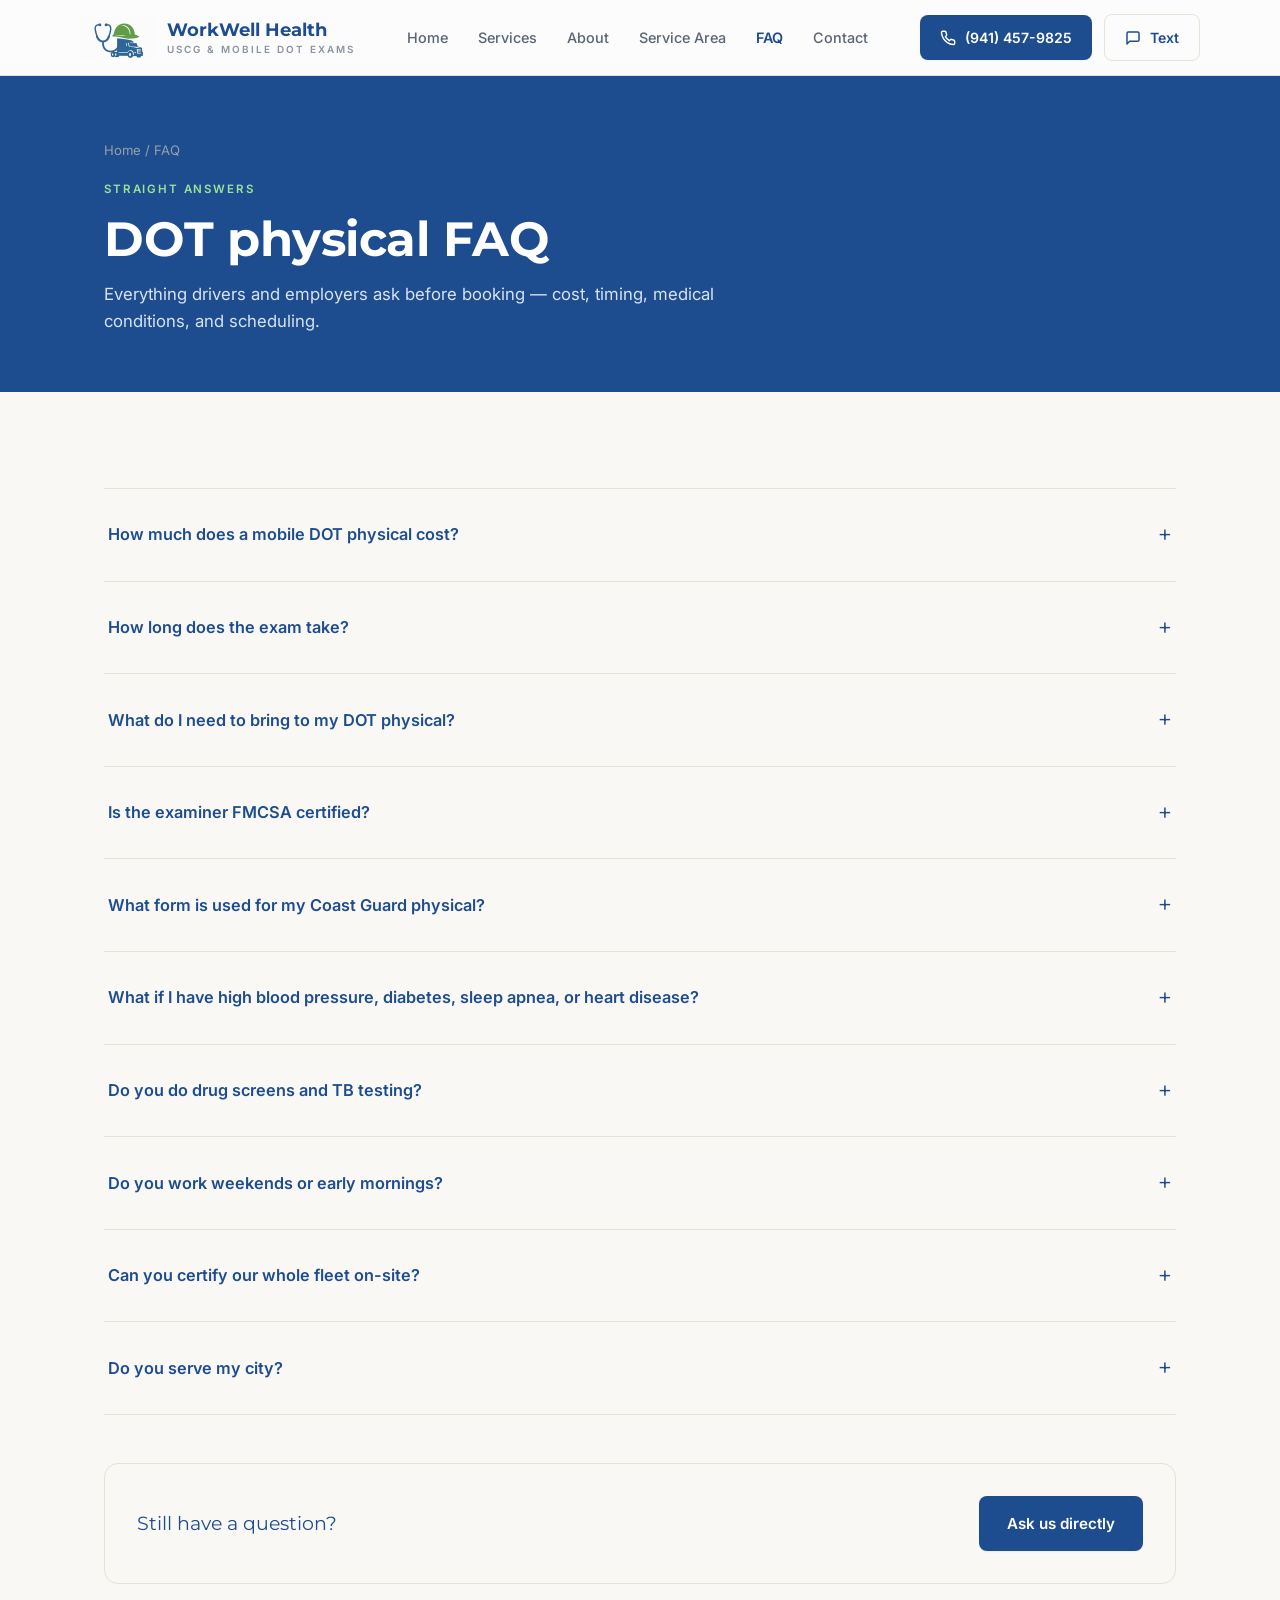
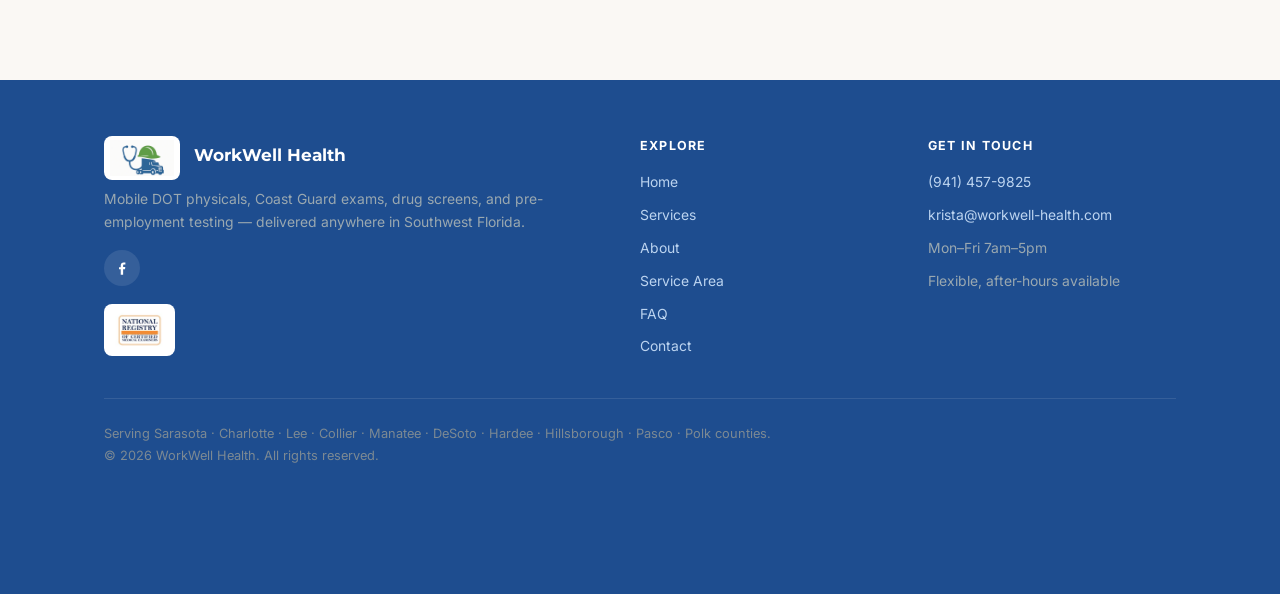
<file: faq.html>
<!DOCTYPE html>
<html lang="en">
<head>
  <!-- Google tag (gtag.js) -->
  <script async src="https://www.googletagmanager.com/gtag/js?id=G-KLERZCF6E5"></script>
  <script>
    window.dataLayer = window.dataLayer || [];
    function gtag(){dataLayer.push(arguments);}
    gtag('js', new Date());
    gtag('config', 'G-KLERZCF6E5');
  </script>

  <meta charset="UTF-8" />
  <meta name="viewport" content="width=device-width, initial-scale=1.0" />

  <title>DOT Physical FAQ: Cost, Timing &amp; What to Bring | WorkWell Health</title>
  <meta name="description" content="Answers to common DOT physical questions: cost, how long the exam takes, what to bring, medical conditions like sleep apnea or diabetes, weekend availability, and fleet visits." />
  <link rel="canonical" href="https://workwell-health.com/faq.html" />
  <meta name="robots" content="index, follow" />

  <meta property="og:type" content="website" />
  <meta property="og:title" content="DOT Physical FAQ | WorkWell Health" />
  <meta property="og:description" content="Straight answers on cost, timing, what to bring, and medical conditions for your mobile DOT physical." />
  <meta property="og:url" content="https://workwell-health.com/faq.html" />
  <meta property="og:image" content="https://workwell-health.com/assets/hero-highway.jpg" />
  <meta property="og:image:width" content="612" />
  <meta property="og:image:height" content="408" />
  <meta property="og:image:alt" content="A commercial truck on a Southwest Florida highway" />
  <meta name="twitter:card" content="summary_large_image" />
  <meta name="twitter:image" content="https://workwell-health.com/assets/hero-highway.jpg" />

  <link rel="preconnect" href="https://fonts.googleapis.com" />
  <link rel="preconnect" href="https://fonts.gstatic.com" crossorigin />
  <link href="https://fonts.googleapis.com/css2?family=Montserrat:wght@400;500;600;700;800&family=Inter:wght@400;500;600;700;800&display=swap" rel="stylesheet" />
  <link rel="stylesheet" href="styles.css" />
  <link rel="icon" href="assets/logo-icon.png" type="image/png" />

  <script type="application/ld+json">
  {
    "@context": "https://schema.org",
    "@type": "FAQPage",
    "mainEntity": [
      { "@type": "Question", "name": "How much does a mobile DOT physical cost in Southwest Florida?",
        "acceptedAnswer": { "@type": "Answer", "text": "Our DOT physical is as low as $100 — the same price as most walk-in clinics, but we come to you. Pricing may vary slightly for long travel distances. Captain's license physicals start at $130." } },
      { "@type": "Question", "name": "How long does a DOT physical take?",
        "acceptedAnswer": { "@type": "Answer", "text": "Most exams take 20–30 minutes. If you pass, you leave with your DOT medical certificate the same day — no follow-up trip." } },
      { "@type": "Question", "name": "What do I need to bring to my DOT physical?",
        "acceptedAnswer": { "@type": "Answer", "text": "Bring a photo ID or CDL, glasses or contacts if you wear them, hearing aids if used, a list of your current medications, and any medical records for conditions like diabetes, sleep apnea (CPAP compliance report), or heart issues." } },
      { "@type": "Question", "name": "Is your examiner FMCSA certified?",
        "acceptedAnswer": { "@type": "Answer", "text": "Yes. Exams are performed by Krista Russell, MSN, APRN, FNP-C — a board-certified Family Nurse Practitioner listed on the FMCSA National Registry, so your certificate is valid nationwide." } },
      { "@type": "Question", "name": "What form is used for my Coast Guard physical?",
        "acceptedAnswer": { "@type": "Answer", "text": "Your exam is documented on Coast Guard Form CG-719K (Application for Medical Certificate), which the National Maritime Center requires for new and renewed Merchant Mariner Credentials. Krista completes and signs the form as your examining provider, and you'll leave with a copy for your records." } },
      { "@type": "Question", "name": "Do you do drug screens and TB testing?",
        "acceptedAnswer": { "@type": "Answer", "text": "Yes — we perform on-site drug screens, PPD/TB testing, and non-DOT pre-employment physicals, for individual drivers or your whole crew." } },
      { "@type": "Question", "name": "Do you do DOT physicals on weekends or after hours?",
        "acceptedAnswer": { "@type": "Answer", "text": "Our regular hours are Monday–Friday, 7am–5pm, but they're flexible — early mornings, evenings, and weekends can usually be arranged. Call or text and we'll work around your schedule." } },
      { "@type": "Question", "name": "Can you come to our yard for a whole fleet?",
        "acceptedAnswer": { "@type": "Answer", "text": "Yes — fleet and group visits are our specialty. We set up on-site and certify your drivers back-to-back. One call books the whole crew." } },
      { "@type": "Question", "name": "What if I have high blood pressure, diabetes, sleep apnea, or heart disease?",
        "acceptedAnswer": { "@type": "Answer", "text": "You can still be certified in most cases — bring recent readings, your medication list, or your CPAP compliance report and we'll walk you through it. Call ahead and we'll tell you exactly what to have ready." } }
    ]
  }
  </script>
</head>
<body>

  <!-- ================= HEADER ================= -->
  <header>
    <div class="wrap nav">
      <a class="brand" href="index.html" aria-label="WorkWell Health home">
        <span class="mark"><img src="assets/logo-icon.png" alt="WorkWell Health logo" /></span>
        <span class="brand-name">WorkWell Health<small>USCG &amp; Mobile DOT Exams</small></span>
      </a>
      <nav class="main-links" aria-label="Primary">
        <a href="index.html">Home</a>
        <a href="services.html">Services</a>
        <a href="about.html">About</a>
        <a href="service-area.html">Service Area</a>
        <a href="faq.html" aria-current="page">FAQ</a>
        <a href="contact.html">Contact</a>
      </nav>
      <div class="nav-actions">
        <a class="btn btn-primary" href="tel:+19414579825">
          <svg width="16" height="16" viewBox="0 0 24 24" fill="none" stroke="currentColor" stroke-width="2.2" stroke-linecap="round" stroke-linejoin="round"><path d="M22 16.9v3a2 2 0 0 1-2.2 2 19.8 19.8 0 0 1-8.6-3 19.5 19.5 0 0 1-6-6 19.8 19.8 0 0 1-3-8.7A2 2 0 0 1 4.1 2h3a2 2 0 0 1 2 1.7c.1 1 .4 2 .7 2.8a2 2 0 0 1-.4 2.1L8 10a16 16 0 0 0 6 6l1.4-1.4a2 2 0 0 1 2.1-.4c.9.3 1.9.6 2.8.7a2 2 0 0 1 1.7 2Z"/></svg>
          (941) 457-9825
        </a>
        <a class="btn btn-outline" href="sms:+19414579825" aria-label="Text WorkWell Health">
          <svg width="16" height="16" viewBox="0 0 24 24" fill="none" stroke="currentColor" stroke-width="2.2" stroke-linecap="round" stroke-linejoin="round"><path d="M21 15a2 2 0 0 1-2 2H7l-4 4V5a2 2 0 0 1 2-2h14a2 2 0 0 1 2 2z"/></svg>
          Text
        </a>
        <button class="menu-btn" id="menuBtn" aria-label="Open menu" aria-expanded="false" aria-controls="mobilePanel"><svg width="18" height="18" viewBox="0 0 24 24" fill="none" stroke="currentColor" stroke-width="2.2" stroke-linecap="round"><path d="M4 6h16M4 12h16M4 18h16"/></svg></button>
      </div>
    </div>
  </header>

  <div class="mobile-panel" id="mobilePanel" hidden>
    <a href="index.html">Home</a>
    <a href="services.html">Services</a>
    <a href="about.html">About</a>
    <a href="service-area.html">Service Area</a>
    <a href="faq.html">FAQ</a>
    <a href="contact.html">Contact</a>
    <a class="btn btn-cta" href="tel:+19414579825">Call (941) 457-9825</a>
    <a class="btn btn-outline" href="sms:+19414579825">Text (941) 457-9825</a>
  </div>

  <!-- ================= PAGE HEADER ================= -->
  <section class="page-header">
    <div class="wrap">
      <p class="breadcrumb"><a href="index.html">Home</a> / FAQ</p>
      <p class="kicker">Straight answers</p>
      <h1>DOT physical FAQ</h1>
      <p class="lede">Everything drivers and employers ask before booking — cost, timing, medical conditions, and scheduling.</p>
    </div>
  </section>

  <!-- ================= FAQ ================= -->
  <section class="faq" id="faq">
    <div class="wrap">
      <details class="reveal"><summary>How much does a mobile DOT physical cost?</summary>
        <p>As low as $100 — the same as most walk-in clinics, except we come to you. Pricing may vary slightly for long travel distances. Captain's license physicals start at $130.</p></details>
      <details class="reveal"><summary>How long does the exam take?</summary>
        <p>Most exams take 20–30 minutes. Pass, and your DOT medical certificate is in your hand before we leave — no second trip, no waiting on the mail.</p></details>
      <details class="reveal"><summary>What do I need to bring to my DOT physical?</summary>
        <p>Bring a photo ID or CDL, glasses or contacts if you wear them, hearing aids if used, a list of your current medications, and any medical records for conditions like diabetes, sleep apnea (CPAP compliance report), or heart issues. See our full <a href="services.html">checklist</a>.</p></details>
      <details class="reveal"><summary>Is the examiner FMCSA certified?</summary>
        <p>Yes. Exams are performed by Krista Russell, MSN, APRN, FNP-C — a board-certified Family Nurse Practitioner listed on the FMCSA National Registry. Your certificate is valid in all 50 states. Read more <a href="about.html">about Krista</a>.</p></details>
      <details class="reveal"><summary>What form is used for my Coast Guard physical?</summary>
        <p>Your exam is documented on Coast Guard Form CG-719K (Application for Medical Certificate), which the National Maritime Center requires for new and renewed Merchant Mariner Credentials. Krista completes and signs the form as your examining provider, and you'll leave with a copy for your records.</p></details>
      <details class="reveal"><summary>What if I have high blood pressure, diabetes, sleep apnea, or heart disease?</summary>
        <p>You can still be certified in most cases — bring recent readings, your medication list, or your CPAP compliance report and we'll walk you through it. Call ahead and we'll tell you exactly what to have ready.</p></details>
      <details class="reveal"><summary>Do you do drug screens and TB testing?</summary>
        <p>Yes — on-site drug screens, PPD/TB tests, and non-DOT pre-employment physicals, for individual drivers or your whole crew. See all <a href="services.html">services</a>.</p></details>
      <details class="reveal"><summary>Do you work weekends or early mornings?</summary>
        <p>Regular hours are Monday–Friday, 7am–5pm, but they're flexible — early mornings, evenings, and weekends can usually be arranged. Call or text and we'll work around dispatch times, charters, and shift schedules.</p></details>
      <details class="reveal"><summary>Can you certify our whole fleet on-site?</summary>
        <p>That's our specialty. We set up at your terminal or yard and run your drivers back-to-back. One call books the entire crew.</p></details>
      <details class="reveal"><summary>Do you serve my city?</summary>
        <p>We cover all of Southwest Florida — 10 counties from Tampa to Naples. Check our full <a href="service-area.html">service area</a>, or just call — we'll make it work.</p></details>

      <div class="faq-cta reveal">
        <p>Still have a question?</p>
        <a class="btn btn-primary" href="contact.html">Ask us directly</a>
      </div>
    </div>
  </section>

  <!-- ================= FOOTER ================= -->
  <footer>
    <div class="wrap">
      <div class="f-grid">
        <div>
          <div class="f-brand">
            <span class="mark"><img src="assets/logo-icon.png" alt="WorkWell Health logo" /></span>
            <strong>WorkWell Health</strong>
          </div>
          <p>Mobile DOT physicals, Coast Guard exams, drug screens, and pre-employment testing — delivered anywhere in Southwest Florida.</p>
          <div class="f-follow">
            <a href="https://www.facebook.com/share/19DjSehc8E/?mibextid=wwXIfr" target="_blank" rel="noopener" aria-label="WorkWell Health on Facebook">
              <svg width="18" height="18" viewBox="0 0 24 24" fill="currentColor"><path d="M13.5 21v-7.4h2.5l.4-2.9h-2.9v-1.9c0-.8.2-1.4 1.4-1.4h1.6V4.8c-.3 0-1.2-.1-2.3-.1-2.3 0-3.9 1.4-3.9 4v2.2H8v2.9h2.3V21h3.2z"/></svg>
            </a>
          </div>
          <div class="f-badge">
            <img src="assets/nrcme-seal.png" alt="National Registry of Certified Medical Examiners, FMCSA" />
          </div>
        </div>
        <div>
          <h4>Explore</h4>
          <ul>
            <li><a href="index.html">Home</a></li>
            <li><a href="services.html">Services</a></li>
            <li><a href="about.html">About</a></li>
            <li><a href="service-area.html">Service Area</a></li>
            <li><a href="faq.html">FAQ</a></li>
            <li><a href="contact.html">Contact</a></li>
          </ul>
        </div>
        <div>
          <h4>Get in touch</h4>
          <ul>
            <li><a href="tel:+19414579825">(941) 457-9825</a></li>
            <li><a href="mailto:krista@workwell-health.com">krista@workwell-health.com</a></li>
            <li>Mon–Fri 7am–5pm</li>
            <li>Flexible, after-hours available</li>
          </ul>
        </div>
      </div>
      <div class="legal">
        Serving Sarasota · Charlotte · Lee · Collier · Manatee · DeSoto · Hardee · Hillsborough · Pasco · Polk counties.<br />
        © 2026 WorkWell Health. All rights reserved.
      </div>
    </div>
  </footer>

  <!-- ================= MOBILE STICKY CALL BAR ================= -->
  <div class="callbar" role="navigation" aria-label="Quick actions">
    <a class="btn btn-cta" href="tel:+19414579825">
      <svg width="16" height="16" viewBox="0 0 24 24" fill="none" stroke="currentColor" stroke-width="2.2" stroke-linecap="round" stroke-linejoin="round"><path d="M22 16.9v3a2 2 0 0 1-2.2 2 19.8 19.8 0 0 1-8.6-3 19.5 19.5 0 0 1-6-6 19.8 19.8 0 0 1-3-8.7A2 2 0 0 1 4.1 2h3a2 2 0 0 1 2 1.7c.1 1 .4 2 .7 2.8a2 2 0 0 1-.4 2.1L8 10a16 16 0 0 0 6 6l1.4-1.4a2 2 0 0 1 2.1-.4c.9.3 1.9.6 2.8.7a2 2 0 0 1 1.7 2Z"/></svg>
      Call Now
    </a>
    <a class="btn btn-outline" href="sms:+19414579825" style="background:#fff">Text</a>
    <a class="btn btn-outline" href="contact.html" style="background:#fff">Book Visit</a>
  </div>

  <script>
    const io = new IntersectionObserver((entries) => {
      for (const e of entries) if (e.isIntersecting) { e.target.classList.add("in"); io.unobserve(e.target); }
    }, { threshold: 0.12 });
    document.querySelectorAll(".reveal").forEach((el) => io.observe(el));
    const menuBtn = document.getElementById("menuBtn");
    const mobilePanel = document.getElementById("mobilePanel");
    if (menuBtn && mobilePanel) {
      menuBtn.addEventListener("click", () => {
        const isOpen = !mobilePanel.hidden;
        mobilePanel.hidden = isOpen;
        menuBtn.setAttribute("aria-expanded", String(!isOpen));
      });
      mobilePanel.querySelectorAll("a").forEach((a) => a.addEventListener("click", () => {
        mobilePanel.hidden = true;
        menuBtn.setAttribute("aria-expanded", "false");
      }));
    }
  </script>
</body>
</html>
</file>
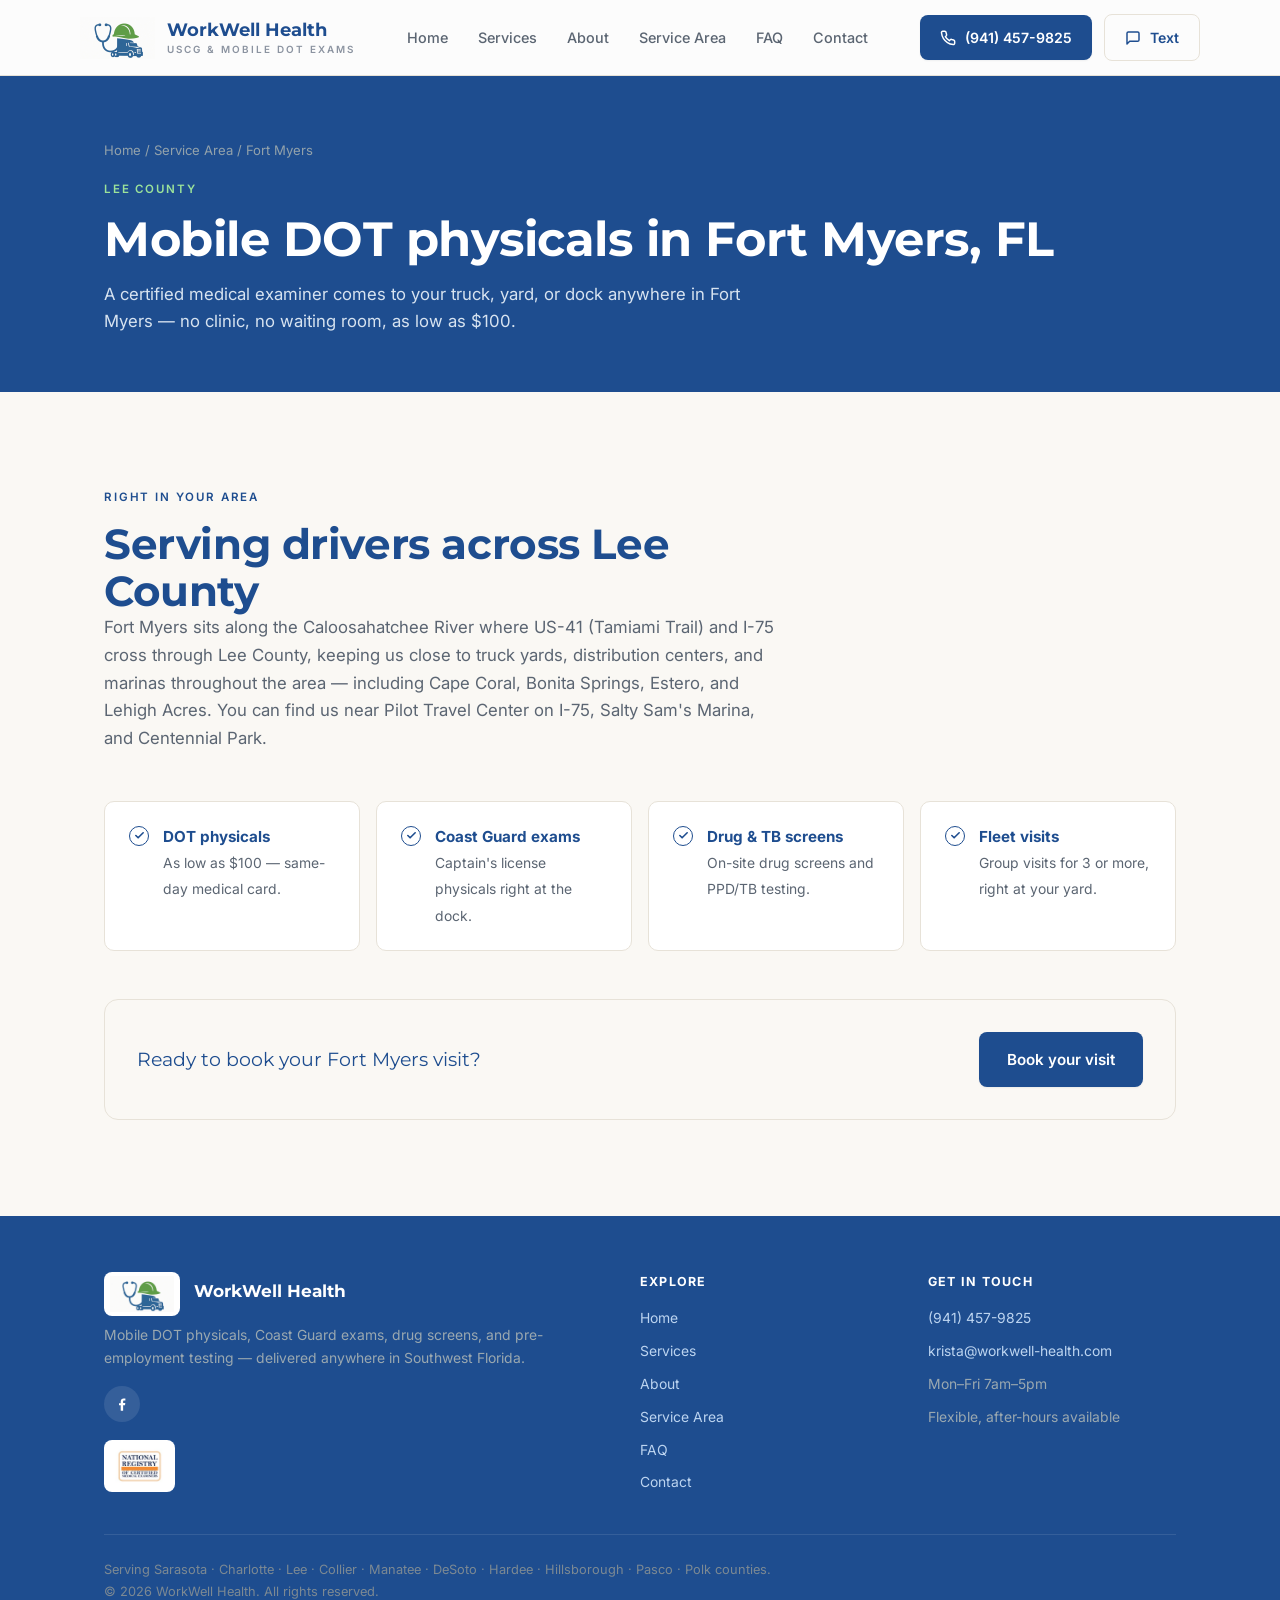
<file: fort-myers.html>
<!DOCTYPE html>
<html lang="en">
<head>
  <!-- Google tag (gtag.js) -->
  <script async src="https://www.googletagmanager.com/gtag/js?id=G-KLERZCF6E5"></script>
  <script>
    window.dataLayer = window.dataLayer || [];
    function gtag(){dataLayer.push(arguments);}
    gtag('js', new Date());
    gtag('config', 'G-KLERZCF6E5');
  </script>

  <meta charset="UTF-8" />
  <meta name="viewport" content="width=device-width, initial-scale=1.0" />

  <title>Mobile DOT Physicals in Fort Myers, FL | WorkWell Health</title>
  <meta name="description" content="Mobile DOT physicals, Coast Guard exams, and drug screens delivered to your truck, yard, or dock in Fort Myers, FL — as low as $100, same day. FMCSA certified medical examiner serving Lee County." />
  <link rel="canonical" href="https://workwell-health.com/fort-myers.html" />
  <meta name="robots" content="index, follow" />

  <meta property="og:type" content="website" />
  <meta property="og:title" content="Mobile DOT Physicals in Fort Myers, FL | WorkWell Health" />
  <meta property="og:description" content="A certified medical examiner comes to your truck, yard, or dock in Fort Myers — as low as $100, same day." />
  <meta property="og:url" content="https://workwell-health.com/fort-myers.html" />
  <meta property="og:image" content="https://workwell-health.com/assets/hero-highway.jpg" />
  <meta property="og:image:width" content="612" />
  <meta property="og:image:height" content="408" />
  <meta property="og:image:alt" content="A commercial truck on a Southwest Florida highway" />
  <meta name="twitter:card" content="summary_large_image" />
  <meta name="twitter:image" content="https://workwell-health.com/assets/hero-highway.jpg" />

  <link rel="preconnect" href="https://fonts.googleapis.com" />
  <link rel="preconnect" href="https://fonts.gstatic.com" crossorigin />
  <link href="https://fonts.googleapis.com/css2?family=Montserrat:wght@400;500;600;700;800&family=Inter:wght@400;500;600;700;800&display=swap" rel="stylesheet" />
  <link rel="stylesheet" href="styles.css" />
  <link rel="icon" href="assets/logo-icon.png" type="image/png" />

  <script type="application/ld+json">
  {
    "@context": "https://schema.org",
    "@type": "MedicalClinic",
    "name": "WorkWell Health — Mobile DOT Physicals",
    "url": "https://workwell-health.com/fort-myers.html",
    "telephone": "+1-941-457-9825",
    "areaServed": ["Fort Myers FL", "Lee County FL", "Cape Coral FL", "Bonita Springs FL", "Estero FL", "Lehigh Acres FL"]
  }
  </script>
</head>
<body>

  <!-- ================= HEADER ================= -->
  <header>
    <div class="wrap nav">
      <a class="brand" href="index.html" aria-label="WorkWell Health home">
        <span class="mark"><img src="assets/logo-icon.png" alt="WorkWell Health logo" /></span>
        <span class="brand-name">WorkWell Health<small>USCG &amp; Mobile DOT Exams</small></span>
      </a>
      <nav class="main-links" aria-label="Primary">
        <a href="index.html">Home</a>
        <a href="services.html">Services</a>
        <a href="about.html">About</a>
        <a href="service-area.html">Service Area</a>
        <a href="faq.html">FAQ</a>
        <a href="contact.html">Contact</a>
      </nav>
      <div class="nav-actions">
        <a class="btn btn-primary" href="tel:+19414579825">
          <svg width="16" height="16" viewBox="0 0 24 24" fill="none" stroke="currentColor" stroke-width="2.2" stroke-linecap="round" stroke-linejoin="round"><path d="M22 16.9v3a2 2 0 0 1-2.2 2 19.8 19.8 0 0 1-8.6-3 19.5 19.5 0 0 1-6-6 19.8 19.8 0 0 1-3-8.7A2 2 0 0 1 4.1 2h3a2 2 0 0 1 2 1.7c.1 1 .4 2 .7 2.8a2 2 0 0 1-.4 2.1L8 10a16 16 0 0 0 6 6l1.4-1.4a2 2 0 0 1 2.1-.4c.9.3 1.9.6 2.8.7a2 2 0 0 1 1.7 2Z"/></svg>
          (941) 457-9825
        </a>
        <a class="btn btn-outline" href="sms:+19414579825" aria-label="Text WorkWell Health">
          <svg width="16" height="16" viewBox="0 0 24 24" fill="none" stroke="currentColor" stroke-width="2.2" stroke-linecap="round" stroke-linejoin="round"><path d="M21 15a2 2 0 0 1-2 2H7l-4 4V5a2 2 0 0 1 2-2h14a2 2 0 0 1 2 2z"/></svg>
          Text
        </a>
        <button class="menu-btn" id="menuBtn" aria-label="Open menu" aria-expanded="false" aria-controls="mobilePanel"><svg width="18" height="18" viewBox="0 0 24 24" fill="none" stroke="currentColor" stroke-width="2.2" stroke-linecap="round"><path d="M4 6h16M4 12h16M4 18h16"/></svg></button>
      </div>
    </div>
  </header>

  <div class="mobile-panel" id="mobilePanel" hidden>
    <a href="index.html">Home</a>
    <a href="services.html">Services</a>
    <a href="about.html">About</a>
    <a href="service-area.html">Service Area</a>
    <a href="faq.html">FAQ</a>
    <a href="contact.html">Contact</a>
    <a class="btn btn-cta" href="tel:+19414579825">Call (941) 457-9825</a>
    <a class="btn btn-outline" href="sms:+19414579825">Text (941) 457-9825</a>
  </div>

  <!-- ================= PAGE HEADER ================= -->
  <section class="page-header">
    <div class="wrap">
      <p class="breadcrumb"><a href="index.html">Home</a> / <a href="service-area.html">Service Area</a> / Fort Myers</p>
      <p class="kicker">Lee County</p>
      <h1>Mobile DOT physicals in Fort Myers, FL</h1>
      <p class="lede">A certified medical examiner comes to your truck, yard, or dock anywhere in Fort Myers — no clinic, no waiting room, as low as $100.</p>
    </div>
  </section>

  <!-- ================= LOCAL ================= -->
  <section id="local">
    <div class="wrap">
      <div class="section-head reveal">
        <p class="kicker">Right in your area</p>
        <h2>Serving drivers across Lee County</h2>
        <p class="lede">Fort Myers sits along the Caloosahatchee River where US-41 (Tamiami Trail) and I-75 cross through Lee County, keeping us close to truck yards, distribution centers, and marinas throughout the area — including Cape Coral, Bonita Springs, Estero, and Lehigh Acres. You can find us near Pilot Travel Center on I-75, Salty Sam's Marina, and Centennial Park.</p>
      </div>
      <div class="check-grid reveal">
        <div class="check"><span class="tick"><svg width="11" height="11" viewBox="0 0 24 24" fill="none" stroke="currentColor" stroke-width="3.5" stroke-linecap="round" stroke-linejoin="round"><path d="M20 6 9 17l-5-5"/></svg></span><div><strong>DOT physicals</strong><span>As low as $100 — same-day medical card.</span></div></div>
        <div class="check"><span class="tick"><svg width="11" height="11" viewBox="0 0 24 24" fill="none" stroke="currentColor" stroke-width="3.5" stroke-linecap="round" stroke-linejoin="round"><path d="M20 6 9 17l-5-5"/></svg></span><div><strong>Coast Guard exams</strong><span>Captain's license physicals right at the dock.</span></div></div>
        <div class="check"><span class="tick"><svg width="11" height="11" viewBox="0 0 24 24" fill="none" stroke="currentColor" stroke-width="3.5" stroke-linecap="round" stroke-linejoin="round"><path d="M20 6 9 17l-5-5"/></svg></span><div><strong>Drug &amp; TB screens</strong><span>On-site drug screens and PPD/TB testing.</span></div></div>
        <div class="check"><span class="tick"><svg width="11" height="11" viewBox="0 0 24 24" fill="none" stroke="currentColor" stroke-width="3.5" stroke-linecap="round" stroke-linejoin="round"><path d="M20 6 9 17l-5-5"/></svg></span><div><strong>Fleet visits</strong><span>Group visits for 3 or more, right at your yard.</span></div></div>
      </div>
      <div class="faq-cta reveal">
        <p>Ready to book your Fort Myers visit?</p>
        <a class="btn btn-primary" href="contact.html">Book your visit</a>
      </div>
    </div>
  </section>

  <!-- ================= FOOTER ================= -->
  <footer>
    <div class="wrap">
      <div class="f-grid">
        <div>
          <div class="f-brand">
            <span class="mark"><img src="assets/logo-icon.png" alt="WorkWell Health logo" /></span>
            <strong>WorkWell Health</strong>
          </div>
          <p>Mobile DOT physicals, Coast Guard exams, drug screens, and pre-employment testing — delivered anywhere in Southwest Florida.</p>
          <div class="f-follow">
            <a href="https://www.facebook.com/share/19DjSehc8E/?mibextid=wwXIfr" target="_blank" rel="noopener" aria-label="WorkWell Health on Facebook">
              <svg width="18" height="18" viewBox="0 0 24 24" fill="currentColor"><path d="M13.5 21v-7.4h2.5l.4-2.9h-2.9v-1.9c0-.8.2-1.4 1.4-1.4h1.6V4.8c-.3 0-1.2-.1-2.3-.1-2.3 0-3.9 1.4-3.9 4v2.2H8v2.9h2.3V21h3.2z"/></svg>
            </a>
          </div>
          <div class="f-badge">
            <img src="assets/nrcme-seal.png" alt="National Registry of Certified Medical Examiners, FMCSA" />
          </div>
        </div>
        <div>
          <h4>Explore</h4>
          <ul>
            <li><a href="index.html">Home</a></li>
            <li><a href="services.html">Services</a></li>
            <li><a href="about.html">About</a></li>
            <li><a href="service-area.html">Service Area</a></li>
            <li><a href="faq.html">FAQ</a></li>
            <li><a href="contact.html">Contact</a></li>
          </ul>
        </div>
        <div>
          <h4>Get in touch</h4>
          <ul>
            <li><a href="tel:+19414579825">(941) 457-9825</a></li>
            <li><a href="mailto:krista@workwell-health.com">krista@workwell-health.com</a></li>
            <li>Mon–Fri 7am–5pm</li>
            <li>Flexible, after-hours available</li>
          </ul>
        </div>
      </div>
      <div class="legal">
        Serving Sarasota · Charlotte · Lee · Collier · Manatee · DeSoto · Hardee · Hillsborough · Pasco · Polk counties.<br />
        © 2026 WorkWell Health. All rights reserved.
      </div>
    </div>
  </footer>

  <!-- ================= MOBILE STICKY CALL BAR ================= -->
  <div class="callbar" role="navigation" aria-label="Quick actions">
    <a class="btn btn-cta" href="tel:+19414579825">
      <svg width="16" height="16" viewBox="0 0 24 24" fill="none" stroke="currentColor" stroke-width="2.2" stroke-linecap="round" stroke-linejoin="round"><path d="M22 16.9v3a2 2 0 0 1-2.2 2 19.8 19.8 0 0 1-8.6-3 19.5 19.5 0 0 1-6-6 19.8 19.8 0 0 1-3-8.7A2 2 0 0 1 4.1 2h3a2 2 0 0 1 2 1.7c.1 1 .4 2 .7 2.8a2 2 0 0 1-.4 2.1L8 10a16 16 0 0 0 6 6l1.4-1.4a2 2 0 0 1 2.1-.4c.9.3 1.9.6 2.8.7a2 2 0 0 1 1.7 2Z"/></svg>
      Call Now
    </a>
    <a class="btn btn-outline" href="sms:+19414579825" style="background:#fff">Text</a>
    <a class="btn btn-outline" href="contact.html" style="background:#fff">Book Visit</a>
  </div>

  <script>
    const io = new IntersectionObserver((entries) => {
      for (const e of entries) if (e.isIntersecting) { e.target.classList.add("in"); io.unobserve(e.target); }
    }, { threshold: 0.12 });
    document.querySelectorAll(".reveal").forEach((el) => io.observe(el));
    const menuBtn = document.getElementById("menuBtn");
    const mobilePanel = document.getElementById("mobilePanel");
    if (menuBtn && mobilePanel) {
      menuBtn.addEventListener("click", () => {
        const isOpen = !mobilePanel.hidden;
        mobilePanel.hidden = isOpen;
        menuBtn.setAttribute("aria-expanded", String(!isOpen));
      });
      mobilePanel.querySelectorAll("a").forEach((a) => a.addEventListener("click", () => {
        mobilePanel.hidden = true;
        menuBtn.setAttribute("aria-expanded", "false");
      }));
    }
  </script>
</body>
</html>
</file>
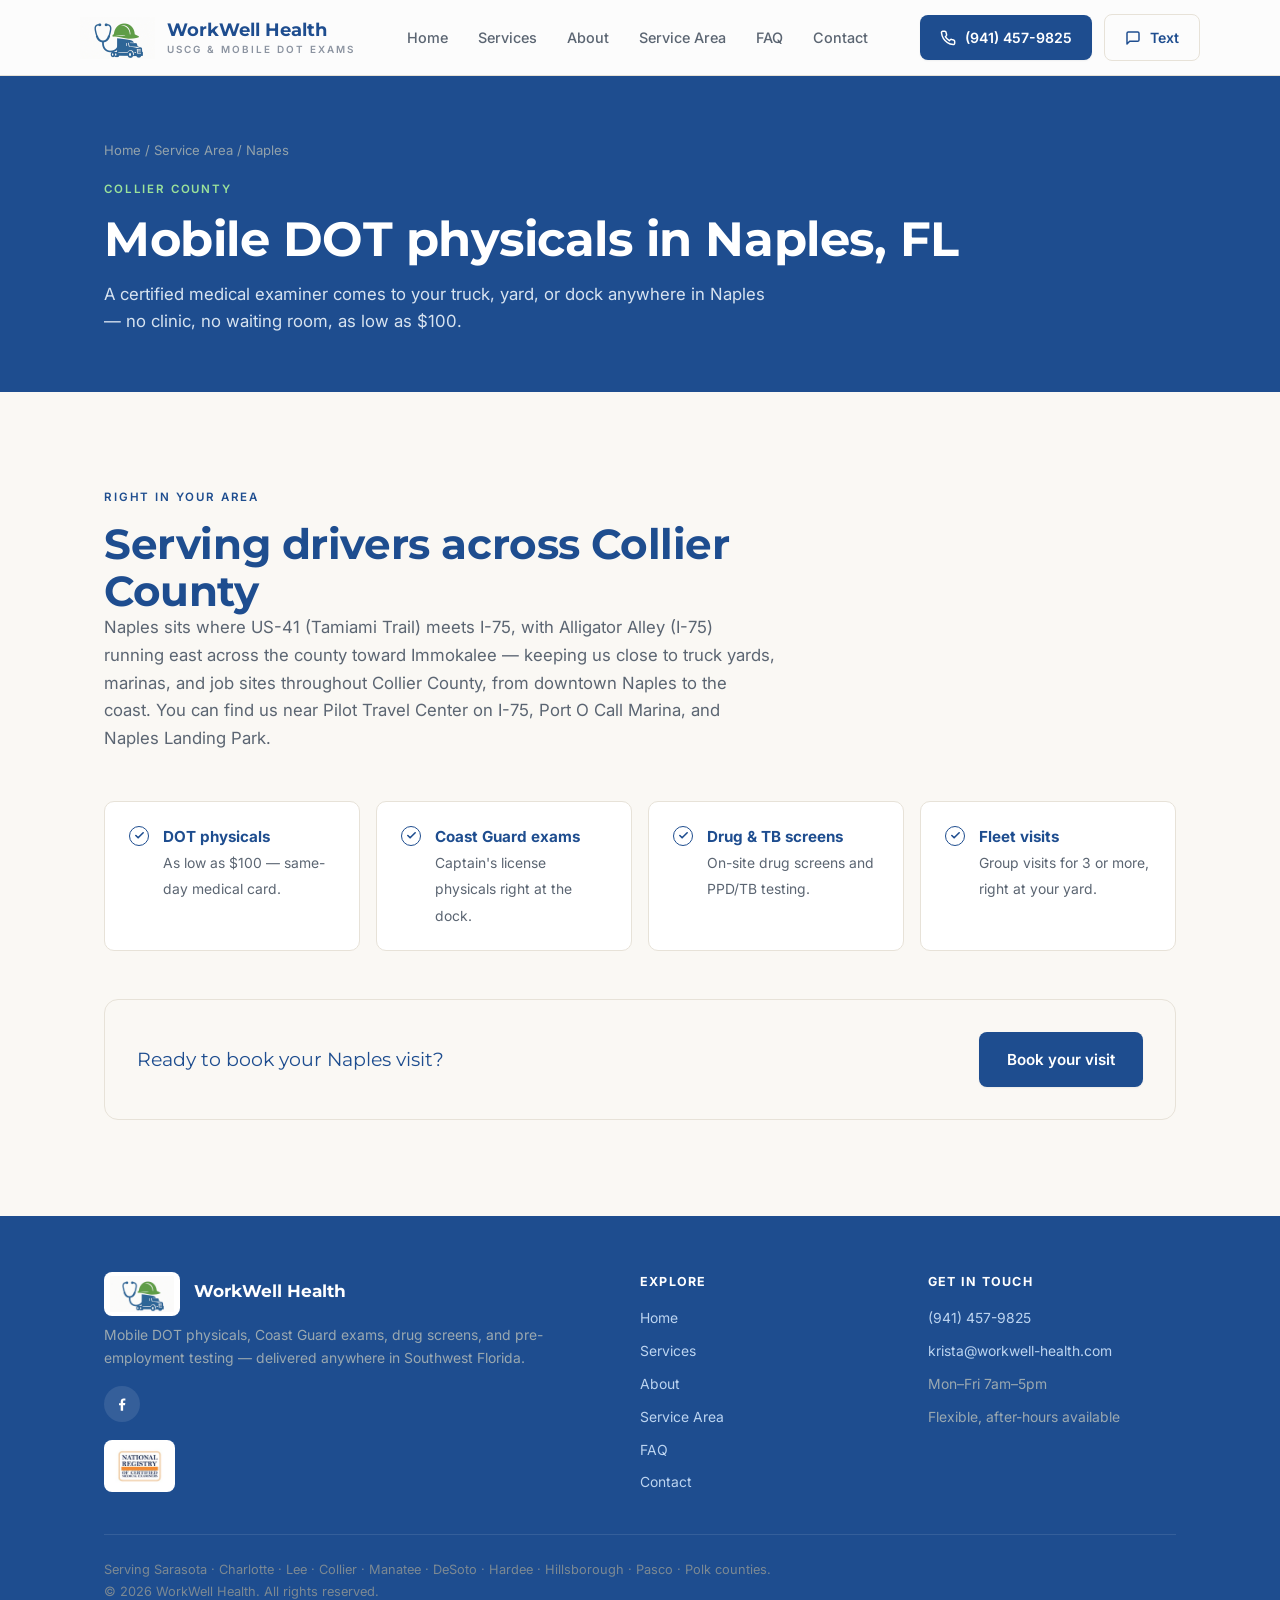
<file: naples.html>
<!DOCTYPE html>
<html lang="en">
<head>
  <!-- Google tag (gtag.js) -->
  <script async src="https://www.googletagmanager.com/gtag/js?id=G-KLERZCF6E5"></script>
  <script>
    window.dataLayer = window.dataLayer || [];
    function gtag(){dataLayer.push(arguments);}
    gtag('js', new Date());
    gtag('config', 'G-KLERZCF6E5');
  </script>

  <meta charset="UTF-8" />
  <meta name="viewport" content="width=device-width, initial-scale=1.0" />

  <title>Mobile DOT Physicals in Naples, FL | WorkWell Health</title>
  <meta name="description" content="Mobile DOT physicals, Coast Guard exams, and drug screens delivered to your truck, yard, or dock in Naples, FL — as low as $100, same day. FMCSA certified medical examiner serving Collier County." />
  <link rel="canonical" href="https://workwell-health.com/naples.html" />
  <meta name="robots" content="index, follow" />

  <meta property="og:type" content="website" />
  <meta property="og:title" content="Mobile DOT Physicals in Naples, FL | WorkWell Health" />
  <meta property="og:description" content="A certified medical examiner comes to your truck, yard, or dock in Naples — as low as $100, same day." />
  <meta property="og:url" content="https://workwell-health.com/naples.html" />
  <meta property="og:image" content="https://workwell-health.com/assets/hero-highway.jpg" />
  <meta property="og:image:width" content="612" />
  <meta property="og:image:height" content="408" />
  <meta property="og:image:alt" content="A commercial truck on a Southwest Florida highway" />
  <meta name="twitter:card" content="summary_large_image" />
  <meta name="twitter:image" content="https://workwell-health.com/assets/hero-highway.jpg" />

  <link rel="preconnect" href="https://fonts.googleapis.com" />
  <link rel="preconnect" href="https://fonts.gstatic.com" crossorigin />
  <link href="https://fonts.googleapis.com/css2?family=Montserrat:wght@400;500;600;700;800&family=Inter:wght@400;500;600;700;800&display=swap" rel="stylesheet" />
  <link rel="stylesheet" href="styles.css" />
  <link rel="icon" href="assets/logo-icon.png" type="image/png" />

  <script type="application/ld+json">
  {
    "@context": "https://schema.org",
    "@type": "MedicalClinic",
    "name": "WorkWell Health — Mobile DOT Physicals",
    "url": "https://workwell-health.com/naples.html",
    "telephone": "+1-941-457-9825",
    "areaServed": ["Naples FL", "Collier County FL", "Immokalee FL"]
  }
  </script>
</head>
<body>

  <!-- ================= HEADER ================= -->
  <header>
    <div class="wrap nav">
      <a class="brand" href="index.html" aria-label="WorkWell Health home">
        <span class="mark"><img src="assets/logo-icon.png" alt="WorkWell Health logo" /></span>
        <span class="brand-name">WorkWell Health<small>USCG &amp; Mobile DOT Exams</small></span>
      </a>
      <nav class="main-links" aria-label="Primary">
        <a href="index.html">Home</a>
        <a href="services.html">Services</a>
        <a href="about.html">About</a>
        <a href="service-area.html">Service Area</a>
        <a href="faq.html">FAQ</a>
        <a href="contact.html">Contact</a>
      </nav>
      <div class="nav-actions">
        <a class="btn btn-primary" href="tel:+19414579825">
          <svg width="16" height="16" viewBox="0 0 24 24" fill="none" stroke="currentColor" stroke-width="2.2" stroke-linecap="round" stroke-linejoin="round"><path d="M22 16.9v3a2 2 0 0 1-2.2 2 19.8 19.8 0 0 1-8.6-3 19.5 19.5 0 0 1-6-6 19.8 19.8 0 0 1-3-8.7A2 2 0 0 1 4.1 2h3a2 2 0 0 1 2 1.7c.1 1 .4 2 .7 2.8a2 2 0 0 1-.4 2.1L8 10a16 16 0 0 0 6 6l1.4-1.4a2 2 0 0 1 2.1-.4c.9.3 1.9.6 2.8.7a2 2 0 0 1 1.7 2Z"/></svg>
          (941) 457-9825
        </a>
        <a class="btn btn-outline" href="sms:+19414579825" aria-label="Text WorkWell Health">
          <svg width="16" height="16" viewBox="0 0 24 24" fill="none" stroke="currentColor" stroke-width="2.2" stroke-linecap="round" stroke-linejoin="round"><path d="M21 15a2 2 0 0 1-2 2H7l-4 4V5a2 2 0 0 1 2-2h14a2 2 0 0 1 2 2z"/></svg>
          Text
        </a>
        <button class="menu-btn" id="menuBtn" aria-label="Open menu" aria-expanded="false" aria-controls="mobilePanel"><svg width="18" height="18" viewBox="0 0 24 24" fill="none" stroke="currentColor" stroke-width="2.2" stroke-linecap="round"><path d="M4 6h16M4 12h16M4 18h16"/></svg></button>
      </div>
    </div>
  </header>

  <div class="mobile-panel" id="mobilePanel" hidden>
    <a href="index.html">Home</a>
    <a href="services.html">Services</a>
    <a href="about.html">About</a>
    <a href="service-area.html">Service Area</a>
    <a href="faq.html">FAQ</a>
    <a href="contact.html">Contact</a>
    <a class="btn btn-cta" href="tel:+19414579825">Call (941) 457-9825</a>
    <a class="btn btn-outline" href="sms:+19414579825">Text (941) 457-9825</a>
  </div>

  <!-- ================= PAGE HEADER ================= -->
  <section class="page-header">
    <div class="wrap">
      <p class="breadcrumb"><a href="index.html">Home</a> / <a href="service-area.html">Service Area</a> / Naples</p>
      <p class="kicker">Collier County</p>
      <h1>Mobile DOT physicals in Naples, FL</h1>
      <p class="lede">A certified medical examiner comes to your truck, yard, or dock anywhere in Naples — no clinic, no waiting room, as low as $100.</p>
    </div>
  </section>

  <!-- ================= LOCAL ================= -->
  <section id="local">
    <div class="wrap">
      <div class="section-head reveal">
        <p class="kicker">Right in your area</p>
        <h2>Serving drivers across Collier County</h2>
        <p class="lede">Naples sits where US-41 (Tamiami Trail) meets I-75, with Alligator Alley (I-75) running east across the county toward Immokalee — keeping us close to truck yards, marinas, and job sites throughout Collier County, from downtown Naples to the coast. You can find us near Pilot Travel Center on I-75, Port O Call Marina, and Naples Landing Park.</p>
      </div>
      <div class="check-grid reveal">
        <div class="check"><span class="tick"><svg width="11" height="11" viewBox="0 0 24 24" fill="none" stroke="currentColor" stroke-width="3.5" stroke-linecap="round" stroke-linejoin="round"><path d="M20 6 9 17l-5-5"/></svg></span><div><strong>DOT physicals</strong><span>As low as $100 — same-day medical card.</span></div></div>
        <div class="check"><span class="tick"><svg width="11" height="11" viewBox="0 0 24 24" fill="none" stroke="currentColor" stroke-width="3.5" stroke-linecap="round" stroke-linejoin="round"><path d="M20 6 9 17l-5-5"/></svg></span><div><strong>Coast Guard exams</strong><span>Captain's license physicals right at the dock.</span></div></div>
        <div class="check"><span class="tick"><svg width="11" height="11" viewBox="0 0 24 24" fill="none" stroke="currentColor" stroke-width="3.5" stroke-linecap="round" stroke-linejoin="round"><path d="M20 6 9 17l-5-5"/></svg></span><div><strong>Drug &amp; TB screens</strong><span>On-site drug screens and PPD/TB testing.</span></div></div>
        <div class="check"><span class="tick"><svg width="11" height="11" viewBox="0 0 24 24" fill="none" stroke="currentColor" stroke-width="3.5" stroke-linecap="round" stroke-linejoin="round"><path d="M20 6 9 17l-5-5"/></svg></span><div><strong>Fleet visits</strong><span>Group visits for 3 or more, right at your yard.</span></div></div>
      </div>
      <div class="faq-cta reveal">
        <p>Ready to book your Naples visit?</p>
        <a class="btn btn-primary" href="contact.html">Book your visit</a>
      </div>
    </div>
  </section>

  <!-- ================= FOOTER ================= -->
  <footer>
    <div class="wrap">
      <div class="f-grid">
        <div>
          <div class="f-brand">
            <span class="mark"><img src="assets/logo-icon.png" alt="WorkWell Health logo" /></span>
            <strong>WorkWell Health</strong>
          </div>
          <p>Mobile DOT physicals, Coast Guard exams, drug screens, and pre-employment testing — delivered anywhere in Southwest Florida.</p>
          <div class="f-follow">
            <a href="https://www.facebook.com/share/19DjSehc8E/?mibextid=wwXIfr" target="_blank" rel="noopener" aria-label="WorkWell Health on Facebook">
              <svg width="18" height="18" viewBox="0 0 24 24" fill="currentColor"><path d="M13.5 21v-7.4h2.5l.4-2.9h-2.9v-1.9c0-.8.2-1.4 1.4-1.4h1.6V4.8c-.3 0-1.2-.1-2.3-.1-2.3 0-3.9 1.4-3.9 4v2.2H8v2.9h2.3V21h3.2z"/></svg>
            </a>
          </div>
          <div class="f-badge">
            <img src="assets/nrcme-seal.png" alt="National Registry of Certified Medical Examiners, FMCSA" />
          </div>
        </div>
        <div>
          <h4>Explore</h4>
          <ul>
            <li><a href="index.html">Home</a></li>
            <li><a href="services.html">Services</a></li>
            <li><a href="about.html">About</a></li>
            <li><a href="service-area.html">Service Area</a></li>
            <li><a href="faq.html">FAQ</a></li>
            <li><a href="contact.html">Contact</a></li>
          </ul>
        </div>
        <div>
          <h4>Get in touch</h4>
          <ul>
            <li><a href="tel:+19414579825">(941) 457-9825</a></li>
            <li><a href="mailto:krista@workwell-health.com">krista@workwell-health.com</a></li>
            <li>Mon–Fri 7am–5pm</li>
            <li>Flexible, after-hours available</li>
          </ul>
        </div>
      </div>
      <div class="legal">
        Serving Sarasota · Charlotte · Lee · Collier · Manatee · DeSoto · Hardee · Hillsborough · Pasco · Polk counties.<br />
        © 2026 WorkWell Health. All rights reserved.
      </div>
    </div>
  </footer>

  <!-- ================= MOBILE STICKY CALL BAR ================= -->
  <div class="callbar" role="navigation" aria-label="Quick actions">
    <a class="btn btn-cta" href="tel:+19414579825">
      <svg width="16" height="16" viewBox="0 0 24 24" fill="none" stroke="currentColor" stroke-width="2.2" stroke-linecap="round" stroke-linejoin="round"><path d="M22 16.9v3a2 2 0 0 1-2.2 2 19.8 19.8 0 0 1-8.6-3 19.5 19.5 0 0 1-6-6 19.8 19.8 0 0 1-3-8.7A2 2 0 0 1 4.1 2h3a2 2 0 0 1 2 1.7c.1 1 .4 2 .7 2.8a2 2 0 0 1-.4 2.1L8 10a16 16 0 0 0 6 6l1.4-1.4a2 2 0 0 1 2.1-.4c.9.3 1.9.6 2.8.7a2 2 0 0 1 1.7 2Z"/></svg>
      Call Now
    </a>
    <a class="btn btn-outline" href="sms:+19414579825" style="background:#fff">Text</a>
    <a class="btn btn-outline" href="contact.html" style="background:#fff">Book Visit</a>
  </div>

  <script>
    const io = new IntersectionObserver((entries) => {
      for (const e of entries) if (e.isIntersecting) { e.target.classList.add("in"); io.unobserve(e.target); }
    }, { threshold: 0.12 });
    document.querySelectorAll(".reveal").forEach((el) => io.observe(el));
    const menuBtn = document.getElementById("menuBtn");
    const mobilePanel = document.getElementById("mobilePanel");
    if (menuBtn && mobilePanel) {
      menuBtn.addEventListener("click", () => {
        const isOpen = !mobilePanel.hidden;
        mobilePanel.hidden = isOpen;
        menuBtn.setAttribute("aria-expanded", String(!isOpen));
      });
      mobilePanel.querySelectorAll("a").forEach((a) => a.addEventListener("click", () => {
        mobilePanel.hidden = true;
        menuBtn.setAttribute("aria-expanded", "false");
      }));
    }
  </script>
</body>
</html>
</file>
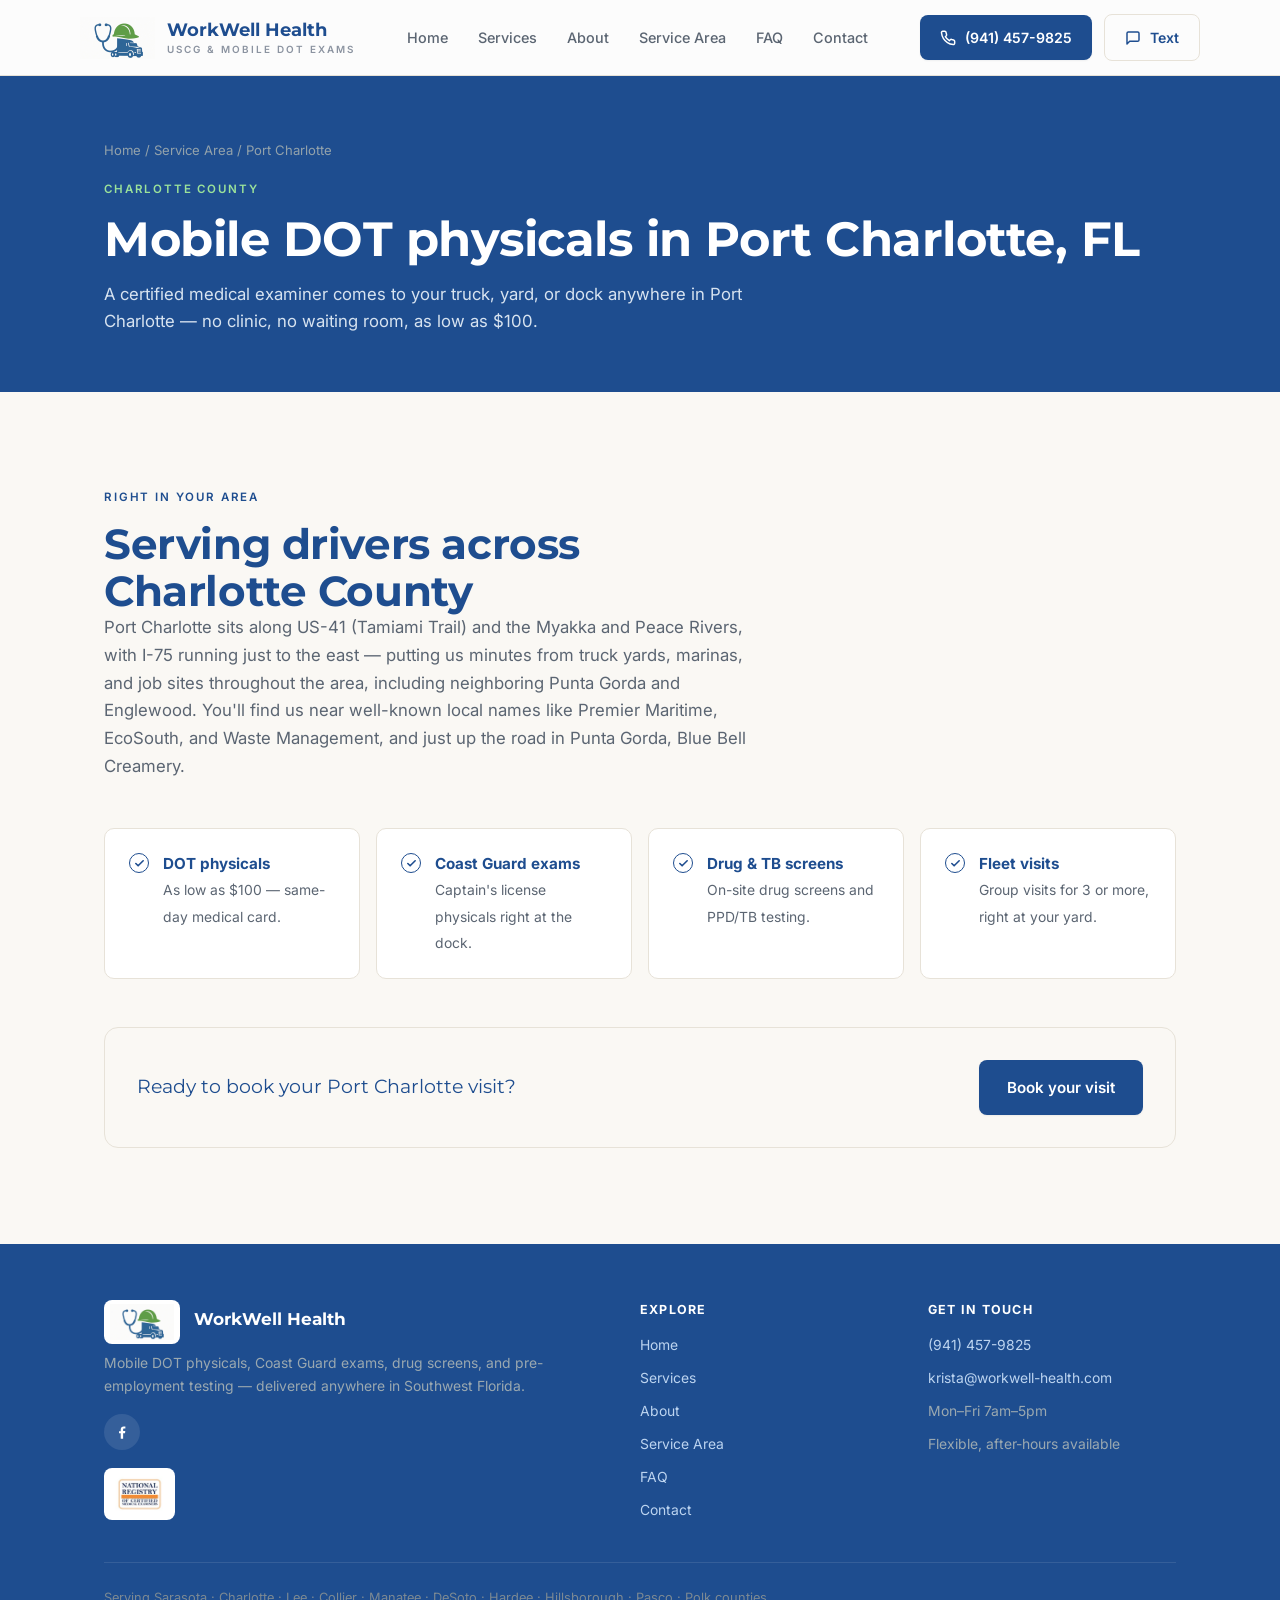
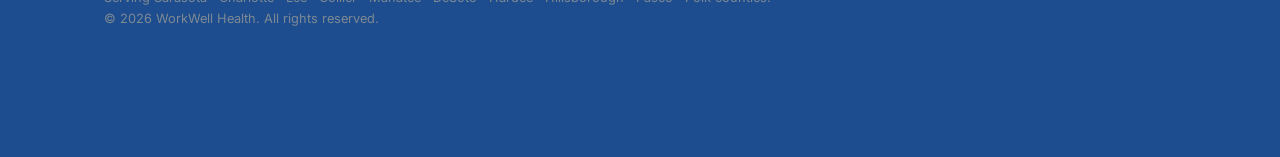
<file: port-charlotte.html>
<!DOCTYPE html>
<html lang="en">
<head>
  <!-- Google tag (gtag.js) -->
  <script async src="https://www.googletagmanager.com/gtag/js?id=G-KLERZCF6E5"></script>
  <script>
    window.dataLayer = window.dataLayer || [];
    function gtag(){dataLayer.push(arguments);}
    gtag('js', new Date());
    gtag('config', 'G-KLERZCF6E5');
  </script>

  <meta charset="UTF-8" />
  <meta name="viewport" content="width=device-width, initial-scale=1.0" />

  <title>Mobile DOT Physicals in Port Charlotte, FL | WorkWell Health</title>
  <meta name="description" content="Mobile DOT physicals, Coast Guard exams, and drug screens delivered to your truck, yard, or dock in Port Charlotte, FL — as low as $100, same day. FMCSA certified medical examiner serving Charlotte County." />
  <link rel="canonical" href="https://workwell-health.com/port-charlotte.html" />
  <meta name="robots" content="index, follow" />

  <meta property="og:type" content="website" />
  <meta property="og:title" content="Mobile DOT Physicals in Port Charlotte, FL | WorkWell Health" />
  <meta property="og:description" content="A certified medical examiner comes to your truck, yard, or dock in Port Charlotte — as low as $100, same day." />
  <meta property="og:url" content="https://workwell-health.com/port-charlotte.html" />
  <meta property="og:image" content="https://workwell-health.com/assets/hero-highway.jpg" />
  <meta property="og:image:width" content="612" />
  <meta property="og:image:height" content="408" />
  <meta property="og:image:alt" content="A commercial truck on a Southwest Florida highway" />
  <meta name="twitter:card" content="summary_large_image" />
  <meta name="twitter:image" content="https://workwell-health.com/assets/hero-highway.jpg" />

  <link rel="preconnect" href="https://fonts.googleapis.com" />
  <link rel="preconnect" href="https://fonts.gstatic.com" crossorigin />
  <link href="https://fonts.googleapis.com/css2?family=Montserrat:wght@400;500;600;700;800&family=Inter:wght@400;500;600;700;800&display=swap" rel="stylesheet" />
  <link rel="stylesheet" href="styles.css" />
  <link rel="icon" href="assets/logo-icon.png" type="image/png" />

  <script type="application/ld+json">
  {
    "@context": "https://schema.org",
    "@type": "MedicalClinic",
    "name": "WorkWell Health — Mobile DOT Physicals",
    "url": "https://workwell-health.com/port-charlotte.html",
    "telephone": "+1-941-457-9825",
    "areaServed": ["Port Charlotte FL", "Charlotte County FL", "Punta Gorda FL", "Englewood FL"]
  }
  </script>
</head>
<body>

  <!-- ================= HEADER ================= -->
  <header>
    <div class="wrap nav">
      <a class="brand" href="index.html" aria-label="WorkWell Health home">
        <span class="mark"><img src="assets/logo-icon.png" alt="WorkWell Health logo" /></span>
        <span class="brand-name">WorkWell Health<small>USCG &amp; Mobile DOT Exams</small></span>
      </a>
      <nav class="main-links" aria-label="Primary">
        <a href="index.html">Home</a>
        <a href="services.html">Services</a>
        <a href="about.html">About</a>
        <a href="service-area.html">Service Area</a>
        <a href="faq.html">FAQ</a>
        <a href="contact.html">Contact</a>
      </nav>
      <div class="nav-actions">
        <a class="btn btn-primary" href="tel:+19414579825">
          <svg width="16" height="16" viewBox="0 0 24 24" fill="none" stroke="currentColor" stroke-width="2.2" stroke-linecap="round" stroke-linejoin="round"><path d="M22 16.9v3a2 2 0 0 1-2.2 2 19.8 19.8 0 0 1-8.6-3 19.5 19.5 0 0 1-6-6 19.8 19.8 0 0 1-3-8.7A2 2 0 0 1 4.1 2h3a2 2 0 0 1 2 1.7c.1 1 .4 2 .7 2.8a2 2 0 0 1-.4 2.1L8 10a16 16 0 0 0 6 6l1.4-1.4a2 2 0 0 1 2.1-.4c.9.3 1.9.6 2.8.7a2 2 0 0 1 1.7 2Z"/></svg>
          (941) 457-9825
        </a>
        <a class="btn btn-outline" href="sms:+19414579825" aria-label="Text WorkWell Health">
          <svg width="16" height="16" viewBox="0 0 24 24" fill="none" stroke="currentColor" stroke-width="2.2" stroke-linecap="round" stroke-linejoin="round"><path d="M21 15a2 2 0 0 1-2 2H7l-4 4V5a2 2 0 0 1 2-2h14a2 2 0 0 1 2 2z"/></svg>
          Text
        </a>
        <button class="menu-btn" id="menuBtn" aria-label="Open menu" aria-expanded="false" aria-controls="mobilePanel"><svg width="18" height="18" viewBox="0 0 24 24" fill="none" stroke="currentColor" stroke-width="2.2" stroke-linecap="round"><path d="M4 6h16M4 12h16M4 18h16"/></svg></button>
      </div>
    </div>
  </header>

  <div class="mobile-panel" id="mobilePanel" hidden>
    <a href="index.html">Home</a>
    <a href="services.html">Services</a>
    <a href="about.html">About</a>
    <a href="service-area.html">Service Area</a>
    <a href="faq.html">FAQ</a>
    <a href="contact.html">Contact</a>
    <a class="btn btn-cta" href="tel:+19414579825">Call (941) 457-9825</a>
    <a class="btn btn-outline" href="sms:+19414579825">Text (941) 457-9825</a>
  </div>

  <!-- ================= PAGE HEADER ================= -->
  <section class="page-header">
    <div class="wrap">
      <p class="breadcrumb"><a href="index.html">Home</a> / <a href="service-area.html">Service Area</a> / Port Charlotte</p>
      <p class="kicker">Charlotte County</p>
      <h1>Mobile DOT physicals in Port Charlotte, FL</h1>
      <p class="lede">A certified medical examiner comes to your truck, yard, or dock anywhere in Port Charlotte — no clinic, no waiting room, as low as $100.</p>
    </div>
  </section>

  <!-- ================= LOCAL ================= -->
  <section id="local">
    <div class="wrap">
      <div class="section-head reveal">
        <p class="kicker">Right in your area</p>
        <h2>Serving drivers across Charlotte County</h2>
        <p class="lede">Port Charlotte sits along US-41 (Tamiami Trail) and the Myakka and Peace Rivers, with I-75 running just to the east — putting us minutes from truck yards, marinas, and job sites throughout the area, including neighboring Punta Gorda and Englewood. You'll find us near well-known local names like Premier Maritime, EcoSouth, and Waste Management, and just up the road in Punta Gorda, Blue Bell Creamery.</p>
      </div>
      <div class="check-grid reveal">
        <div class="check"><span class="tick"><svg width="11" height="11" viewBox="0 0 24 24" fill="none" stroke="currentColor" stroke-width="3.5" stroke-linecap="round" stroke-linejoin="round"><path d="M20 6 9 17l-5-5"/></svg></span><div><strong>DOT physicals</strong><span>As low as $100 — same-day medical card.</span></div></div>
        <div class="check"><span class="tick"><svg width="11" height="11" viewBox="0 0 24 24" fill="none" stroke="currentColor" stroke-width="3.5" stroke-linecap="round" stroke-linejoin="round"><path d="M20 6 9 17l-5-5"/></svg></span><div><strong>Coast Guard exams</strong><span>Captain's license physicals right at the dock.</span></div></div>
        <div class="check"><span class="tick"><svg width="11" height="11" viewBox="0 0 24 24" fill="none" stroke="currentColor" stroke-width="3.5" stroke-linecap="round" stroke-linejoin="round"><path d="M20 6 9 17l-5-5"/></svg></span><div><strong>Drug &amp; TB screens</strong><span>On-site drug screens and PPD/TB testing.</span></div></div>
        <div class="check"><span class="tick"><svg width="11" height="11" viewBox="0 0 24 24" fill="none" stroke="currentColor" stroke-width="3.5" stroke-linecap="round" stroke-linejoin="round"><path d="M20 6 9 17l-5-5"/></svg></span><div><strong>Fleet visits</strong><span>Group visits for 3 or more, right at your yard.</span></div></div>
      </div>
      <div class="faq-cta reveal">
        <p>Ready to book your Port Charlotte visit?</p>
        <a class="btn btn-primary" href="contact.html">Book your visit</a>
      </div>
    </div>
  </section>

  <!-- ================= FOOTER ================= -->
  <footer>
    <div class="wrap">
      <div class="f-grid">
        <div>
          <div class="f-brand">
            <span class="mark"><img src="assets/logo-icon.png" alt="WorkWell Health logo" /></span>
            <strong>WorkWell Health</strong>
          </div>
          <p>Mobile DOT physicals, Coast Guard exams, drug screens, and pre-employment testing — delivered anywhere in Southwest Florida.</p>
          <div class="f-follow">
            <a href="https://www.facebook.com/share/19DjSehc8E/?mibextid=wwXIfr" target="_blank" rel="noopener" aria-label="WorkWell Health on Facebook">
              <svg width="18" height="18" viewBox="0 0 24 24" fill="currentColor"><path d="M13.5 21v-7.4h2.5l.4-2.9h-2.9v-1.9c0-.8.2-1.4 1.4-1.4h1.6V4.8c-.3 0-1.2-.1-2.3-.1-2.3 0-3.9 1.4-3.9 4v2.2H8v2.9h2.3V21h3.2z"/></svg>
            </a>
          </div>
          <div class="f-badge">
            <img src="assets/nrcme-seal.png" alt="National Registry of Certified Medical Examiners, FMCSA" />
          </div>
        </div>
        <div>
          <h4>Explore</h4>
          <ul>
            <li><a href="index.html">Home</a></li>
            <li><a href="services.html">Services</a></li>
            <li><a href="about.html">About</a></li>
            <li><a href="service-area.html">Service Area</a></li>
            <li><a href="faq.html">FAQ</a></li>
            <li><a href="contact.html">Contact</a></li>
          </ul>
        </div>
        <div>
          <h4>Get in touch</h4>
          <ul>
            <li><a href="tel:+19414579825">(941) 457-9825</a></li>
            <li><a href="mailto:krista@workwell-health.com">krista@workwell-health.com</a></li>
            <li>Mon–Fri 7am–5pm</li>
            <li>Flexible, after-hours available</li>
          </ul>
        </div>
      </div>
      <div class="legal">
        Serving Sarasota · Charlotte · Lee · Collier · Manatee · DeSoto · Hardee · Hillsborough · Pasco · Polk counties.<br />
        © 2026 WorkWell Health. All rights reserved.
      </div>
    </div>
  </footer>

  <!-- ================= MOBILE STICKY CALL BAR ================= -->
  <div class="callbar" role="navigation" aria-label="Quick actions">
    <a class="btn btn-cta" href="tel:+19414579825">
      <svg width="16" height="16" viewBox="0 0 24 24" fill="none" stroke="currentColor" stroke-width="2.2" stroke-linecap="round" stroke-linejoin="round"><path d="M22 16.9v3a2 2 0 0 1-2.2 2 19.8 19.8 0 0 1-8.6-3 19.5 19.5 0 0 1-6-6 19.8 19.8 0 0 1-3-8.7A2 2 0 0 1 4.1 2h3a2 2 0 0 1 2 1.7c.1 1 .4 2 .7 2.8a2 2 0 0 1-.4 2.1L8 10a16 16 0 0 0 6 6l1.4-1.4a2 2 0 0 1 2.1-.4c.9.3 1.9.6 2.8.7a2 2 0 0 1 1.7 2Z"/></svg>
      Call Now
    </a>
    <a class="btn btn-outline" href="sms:+19414579825" style="background:#fff">Text</a>
    <a class="btn btn-outline" href="contact.html" style="background:#fff">Book Visit</a>
  </div>

  <script>
    const io = new IntersectionObserver((entries) => {
      for (const e of entries) if (e.isIntersecting) { e.target.classList.add("in"); io.unobserve(e.target); }
    }, { threshold: 0.12 });
    document.querySelectorAll(".reveal").forEach((el) => io.observe(el));
    const menuBtn = document.getElementById("menuBtn");
    const mobilePanel = document.getElementById("mobilePanel");
    if (menuBtn && mobilePanel) {
      menuBtn.addEventListener("click", () => {
        const isOpen = !mobilePanel.hidden;
        mobilePanel.hidden = isOpen;
        menuBtn.setAttribute("aria-expanded", String(!isOpen));
      });
      mobilePanel.querySelectorAll("a").forEach((a) => a.addEventListener("click", () => {
        mobilePanel.hidden = true;
        menuBtn.setAttribute("aria-expanded", "false");
      }));
    }
  </script>
</body>
</html>
</file>
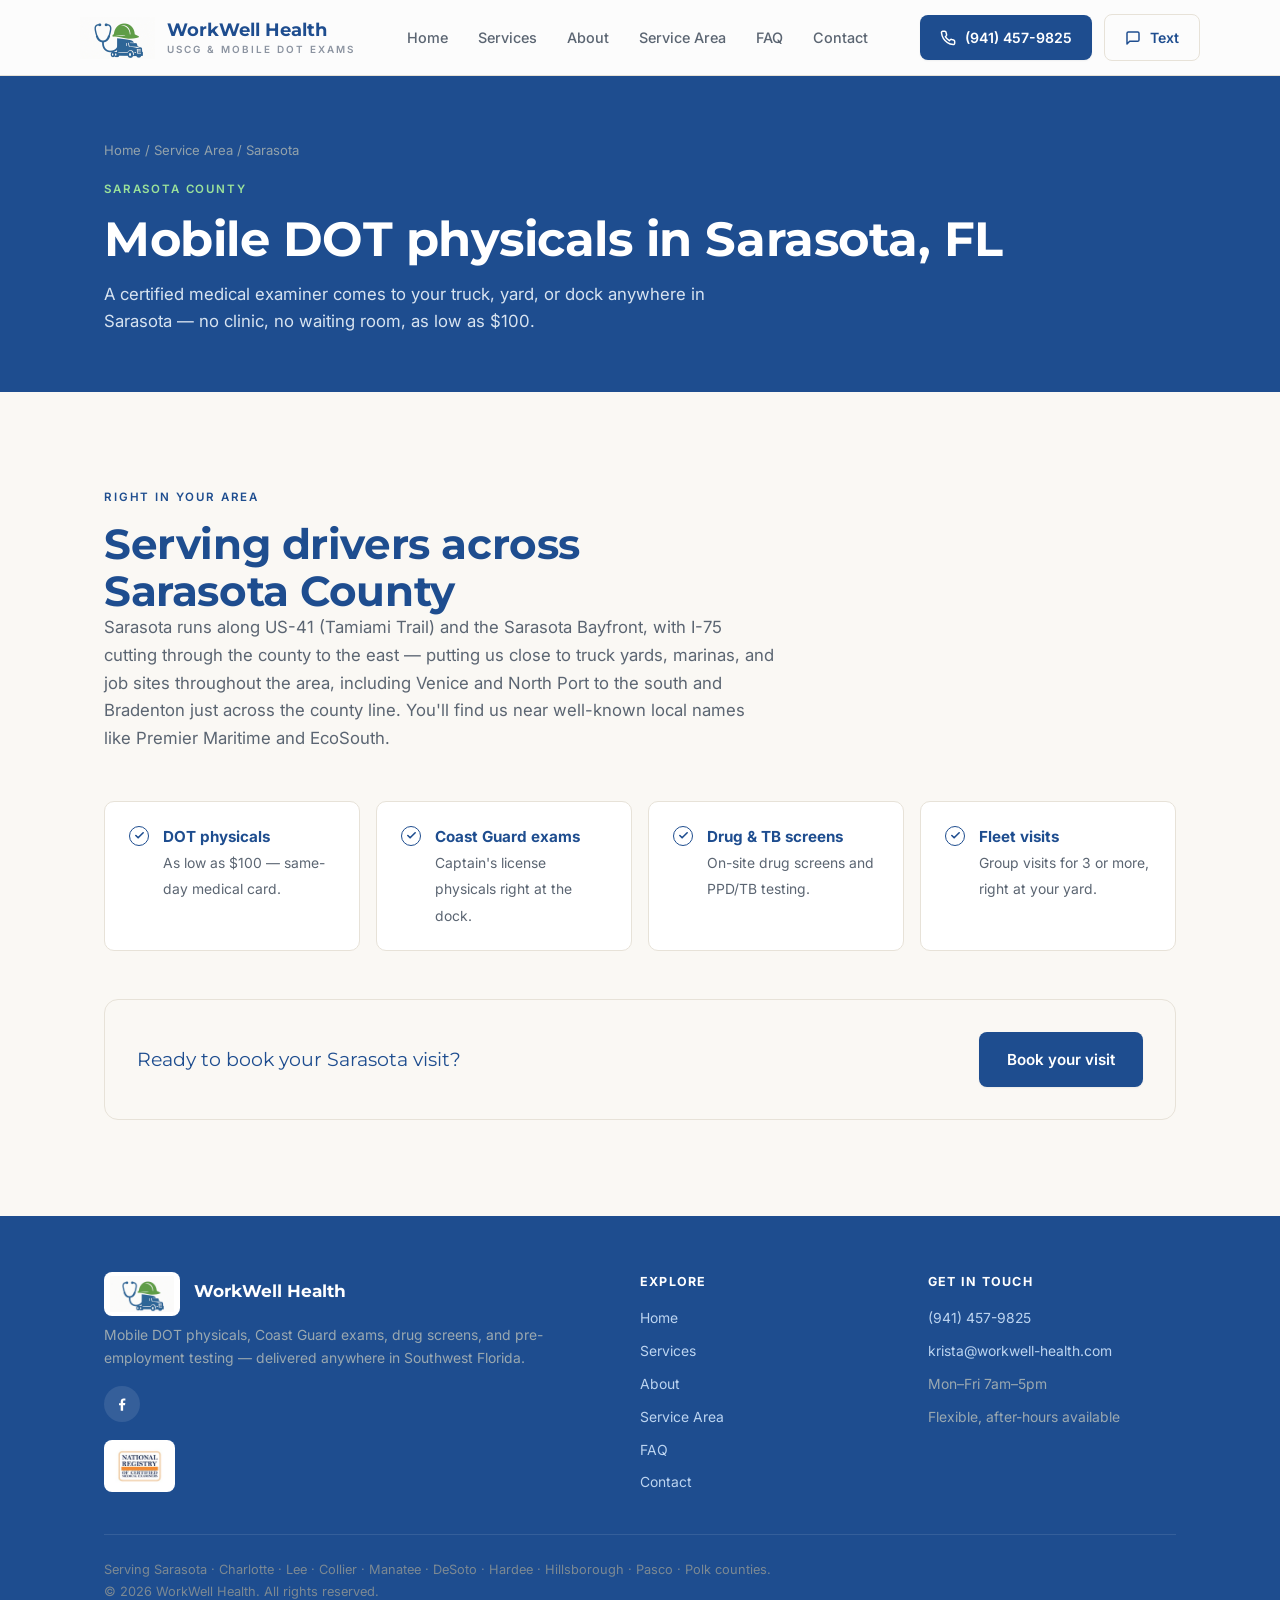
<file: sarasota.html>
<!DOCTYPE html>
<html lang="en">
<head>
  <!-- Google tag (gtag.js) -->
  <script async src="https://www.googletagmanager.com/gtag/js?id=G-KLERZCF6E5"></script>
  <script>
    window.dataLayer = window.dataLayer || [];
    function gtag(){dataLayer.push(arguments);}
    gtag('js', new Date());
    gtag('config', 'G-KLERZCF6E5');
  </script>

  <meta charset="UTF-8" />
  <meta name="viewport" content="width=device-width, initial-scale=1.0" />

  <title>Mobile DOT Physicals in Sarasota, FL | WorkWell Health</title>
  <meta name="description" content="Mobile DOT physicals, Coast Guard exams, and drug screens delivered to your truck, yard, or dock in Sarasota, FL — as low as $100, same day. FMCSA certified medical examiner serving Sarasota County." />
  <link rel="canonical" href="https://workwell-health.com/sarasota.html" />
  <meta name="robots" content="index, follow" />

  <meta property="og:type" content="website" />
  <meta property="og:title" content="Mobile DOT Physicals in Sarasota, FL | WorkWell Health" />
  <meta property="og:description" content="A certified medical examiner comes to your truck, yard, or dock in Sarasota — as low as $100, same day." />
  <meta property="og:url" content="https://workwell-health.com/sarasota.html" />
  <meta property="og:image" content="https://workwell-health.com/assets/hero-highway.jpg" />
  <meta property="og:image:width" content="612" />
  <meta property="og:image:height" content="408" />
  <meta property="og:image:alt" content="A commercial truck on a Southwest Florida highway" />
  <meta name="twitter:card" content="summary_large_image" />
  <meta name="twitter:image" content="https://workwell-health.com/assets/hero-highway.jpg" />

  <link rel="preconnect" href="https://fonts.googleapis.com" />
  <link rel="preconnect" href="https://fonts.gstatic.com" crossorigin />
  <link href="https://fonts.googleapis.com/css2?family=Montserrat:wght@400;500;600;700;800&family=Inter:wght@400;500;600;700;800&display=swap" rel="stylesheet" />
  <link rel="stylesheet" href="styles.css" />
  <link rel="icon" href="assets/logo-icon.png" type="image/png" />

  <script type="application/ld+json">
  {
    "@context": "https://schema.org",
    "@type": "MedicalClinic",
    "name": "WorkWell Health — Mobile DOT Physicals",
    "url": "https://workwell-health.com/sarasota.html",
    "telephone": "+1-941-457-9825",
    "areaServed": ["Sarasota FL", "Sarasota County FL", "Venice FL", "North Port FL"]
  }
  </script>
</head>
<body>

  <!-- ================= HEADER ================= -->
  <header>
    <div class="wrap nav">
      <a class="brand" href="index.html" aria-label="WorkWell Health home">
        <span class="mark"><img src="assets/logo-icon.png" alt="WorkWell Health logo" /></span>
        <span class="brand-name">WorkWell Health<small>USCG &amp; Mobile DOT Exams</small></span>
      </a>
      <nav class="main-links" aria-label="Primary">
        <a href="index.html">Home</a>
        <a href="services.html">Services</a>
        <a href="about.html">About</a>
        <a href="service-area.html">Service Area</a>
        <a href="faq.html">FAQ</a>
        <a href="contact.html">Contact</a>
      </nav>
      <div class="nav-actions">
        <a class="btn btn-primary" href="tel:+19414579825">
          <svg width="16" height="16" viewBox="0 0 24 24" fill="none" stroke="currentColor" stroke-width="2.2" stroke-linecap="round" stroke-linejoin="round"><path d="M22 16.9v3a2 2 0 0 1-2.2 2 19.8 19.8 0 0 1-8.6-3 19.5 19.5 0 0 1-6-6 19.8 19.8 0 0 1-3-8.7A2 2 0 0 1 4.1 2h3a2 2 0 0 1 2 1.7c.1 1 .4 2 .7 2.8a2 2 0 0 1-.4 2.1L8 10a16 16 0 0 0 6 6l1.4-1.4a2 2 0 0 1 2.1-.4c.9.3 1.9.6 2.8.7a2 2 0 0 1 1.7 2Z"/></svg>
          (941) 457-9825
        </a>
        <a class="btn btn-outline" href="sms:+19414579825" aria-label="Text WorkWell Health">
          <svg width="16" height="16" viewBox="0 0 24 24" fill="none" stroke="currentColor" stroke-width="2.2" stroke-linecap="round" stroke-linejoin="round"><path d="M21 15a2 2 0 0 1-2 2H7l-4 4V5a2 2 0 0 1 2-2h14a2 2 0 0 1 2 2z"/></svg>
          Text
        </a>
        <button class="menu-btn" id="menuBtn" aria-label="Open menu" aria-expanded="false" aria-controls="mobilePanel"><svg width="18" height="18" viewBox="0 0 24 24" fill="none" stroke="currentColor" stroke-width="2.2" stroke-linecap="round"><path d="M4 6h16M4 12h16M4 18h16"/></svg></button>
      </div>
    </div>
  </header>

  <div class="mobile-panel" id="mobilePanel" hidden>
    <a href="index.html">Home</a>
    <a href="services.html">Services</a>
    <a href="about.html">About</a>
    <a href="service-area.html">Service Area</a>
    <a href="faq.html">FAQ</a>
    <a href="contact.html">Contact</a>
    <a class="btn btn-cta" href="tel:+19414579825">Call (941) 457-9825</a>
    <a class="btn btn-outline" href="sms:+19414579825">Text (941) 457-9825</a>
  </div>

  <!-- ================= PAGE HEADER ================= -->
  <section class="page-header">
    <div class="wrap">
      <p class="breadcrumb"><a href="index.html">Home</a> / <a href="service-area.html">Service Area</a> / Sarasota</p>
      <p class="kicker">Sarasota County</p>
      <h1>Mobile DOT physicals in Sarasota, FL</h1>
      <p class="lede">A certified medical examiner comes to your truck, yard, or dock anywhere in Sarasota — no clinic, no waiting room, as low as $100.</p>
    </div>
  </section>

  <!-- ================= LOCAL ================= -->
  <section id="local">
    <div class="wrap">
      <div class="section-head reveal">
        <p class="kicker">Right in your area</p>
        <h2>Serving drivers across Sarasota County</h2>
        <p class="lede">Sarasota runs along US-41 (Tamiami Trail) and the Sarasota Bayfront, with I-75 cutting through the county to the east — putting us close to truck yards, marinas, and job sites throughout the area, including Venice and North Port to the south and Bradenton just across the county line. You'll find us near well-known local names like Premier Maritime and EcoSouth.</p>
      </div>
      <div class="check-grid reveal">
        <div class="check"><span class="tick"><svg width="11" height="11" viewBox="0 0 24 24" fill="none" stroke="currentColor" stroke-width="3.5" stroke-linecap="round" stroke-linejoin="round"><path d="M20 6 9 17l-5-5"/></svg></span><div><strong>DOT physicals</strong><span>As low as $100 — same-day medical card.</span></div></div>
        <div class="check"><span class="tick"><svg width="11" height="11" viewBox="0 0 24 24" fill="none" stroke="currentColor" stroke-width="3.5" stroke-linecap="round" stroke-linejoin="round"><path d="M20 6 9 17l-5-5"/></svg></span><div><strong>Coast Guard exams</strong><span>Captain's license physicals right at the dock.</span></div></div>
        <div class="check"><span class="tick"><svg width="11" height="11" viewBox="0 0 24 24" fill="none" stroke="currentColor" stroke-width="3.5" stroke-linecap="round" stroke-linejoin="round"><path d="M20 6 9 17l-5-5"/></svg></span><div><strong>Drug &amp; TB screens</strong><span>On-site drug screens and PPD/TB testing.</span></div></div>
        <div class="check"><span class="tick"><svg width="11" height="11" viewBox="0 0 24 24" fill="none" stroke="currentColor" stroke-width="3.5" stroke-linecap="round" stroke-linejoin="round"><path d="M20 6 9 17l-5-5"/></svg></span><div><strong>Fleet visits</strong><span>Group visits for 3 or more, right at your yard.</span></div></div>
      </div>
      <div class="faq-cta reveal">
        <p>Ready to book your Sarasota visit?</p>
        <a class="btn btn-primary" href="contact.html">Book your visit</a>
      </div>
    </div>
  </section>

  <!-- ================= FOOTER ================= -->
  <footer>
    <div class="wrap">
      <div class="f-grid">
        <div>
          <div class="f-brand">
            <span class="mark"><img src="assets/logo-icon.png" alt="WorkWell Health logo" /></span>
            <strong>WorkWell Health</strong>
          </div>
          <p>Mobile DOT physicals, Coast Guard exams, drug screens, and pre-employment testing — delivered anywhere in Southwest Florida.</p>
          <div class="f-follow">
            <a href="https://www.facebook.com/share/19DjSehc8E/?mibextid=wwXIfr" target="_blank" rel="noopener" aria-label="WorkWell Health on Facebook">
              <svg width="18" height="18" viewBox="0 0 24 24" fill="currentColor"><path d="M13.5 21v-7.4h2.5l.4-2.9h-2.9v-1.9c0-.8.2-1.4 1.4-1.4h1.6V4.8c-.3 0-1.2-.1-2.3-.1-2.3 0-3.9 1.4-3.9 4v2.2H8v2.9h2.3V21h3.2z"/></svg>
            </a>
          </div>
          <div class="f-badge">
            <img src="assets/nrcme-seal.png" alt="National Registry of Certified Medical Examiners, FMCSA" />
          </div>
        </div>
        <div>
          <h4>Explore</h4>
          <ul>
            <li><a href="index.html">Home</a></li>
            <li><a href="services.html">Services</a></li>
            <li><a href="about.html">About</a></li>
            <li><a href="service-area.html">Service Area</a></li>
            <li><a href="faq.html">FAQ</a></li>
            <li><a href="contact.html">Contact</a></li>
          </ul>
        </div>
        <div>
          <h4>Get in touch</h4>
          <ul>
            <li><a href="tel:+19414579825">(941) 457-9825</a></li>
            <li><a href="mailto:krista@workwell-health.com">krista@workwell-health.com</a></li>
            <li>Mon–Fri 7am–5pm</li>
            <li>Flexible, after-hours available</li>
          </ul>
        </div>
      </div>
      <div class="legal">
        Serving Sarasota · Charlotte · Lee · Collier · Manatee · DeSoto · Hardee · Hillsborough · Pasco · Polk counties.<br />
        © 2026 WorkWell Health. All rights reserved.
      </div>
    </div>
  </footer>

  <!-- ================= MOBILE STICKY CALL BAR ================= -->
  <div class="callbar" role="navigation" aria-label="Quick actions">
    <a class="btn btn-cta" href="tel:+19414579825">
      <svg width="16" height="16" viewBox="0 0 24 24" fill="none" stroke="currentColor" stroke-width="2.2" stroke-linecap="round" stroke-linejoin="round"><path d="M22 16.9v3a2 2 0 0 1-2.2 2 19.8 19.8 0 0 1-8.6-3 19.5 19.5 0 0 1-6-6 19.8 19.8 0 0 1-3-8.7A2 2 0 0 1 4.1 2h3a2 2 0 0 1 2 1.7c.1 1 .4 2 .7 2.8a2 2 0 0 1-.4 2.1L8 10a16 16 0 0 0 6 6l1.4-1.4a2 2 0 0 1 2.1-.4c.9.3 1.9.6 2.8.7a2 2 0 0 1 1.7 2Z"/></svg>
      Call Now
    </a>
    <a class="btn btn-outline" href="sms:+19414579825" style="background:#fff">Text</a>
    <a class="btn btn-outline" href="contact.html" style="background:#fff">Book Visit</a>
  </div>

  <script>
    const io = new IntersectionObserver((entries) => {
      for (const e of entries) if (e.isIntersecting) { e.target.classList.add("in"); io.unobserve(e.target); }
    }, { threshold: 0.12 });
    document.querySelectorAll(".reveal").forEach((el) => io.observe(el));
    const menuBtn = document.getElementById("menuBtn");
    const mobilePanel = document.getElementById("mobilePanel");
    if (menuBtn && mobilePanel) {
      menuBtn.addEventListener("click", () => {
        const isOpen = !mobilePanel.hidden;
        mobilePanel.hidden = isOpen;
        menuBtn.setAttribute("aria-expanded", String(!isOpen));
      });
      mobilePanel.querySelectorAll("a").forEach((a) => a.addEventListener("click", () => {
        mobilePanel.hidden = true;
        menuBtn.setAttribute("aria-expanded", "false");
      }));
    }
  </script>
</body>
</html>
</file>
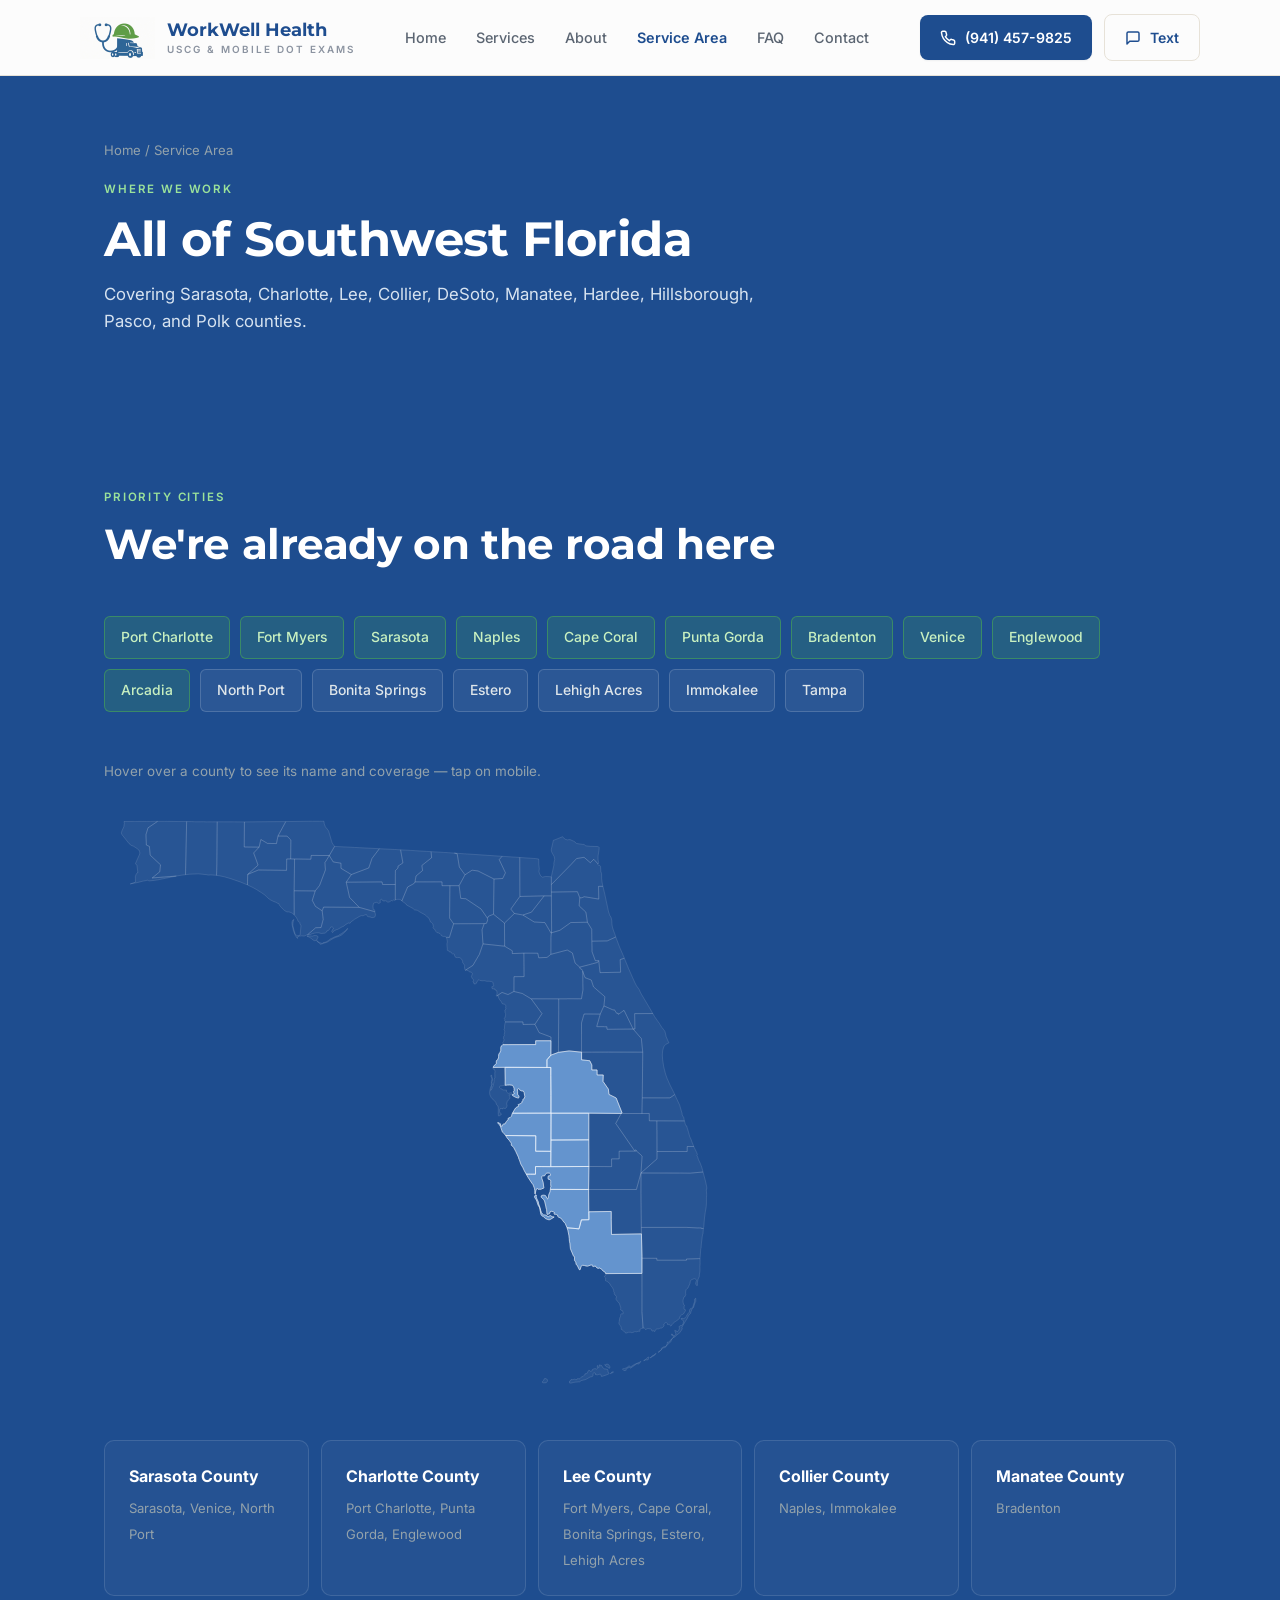
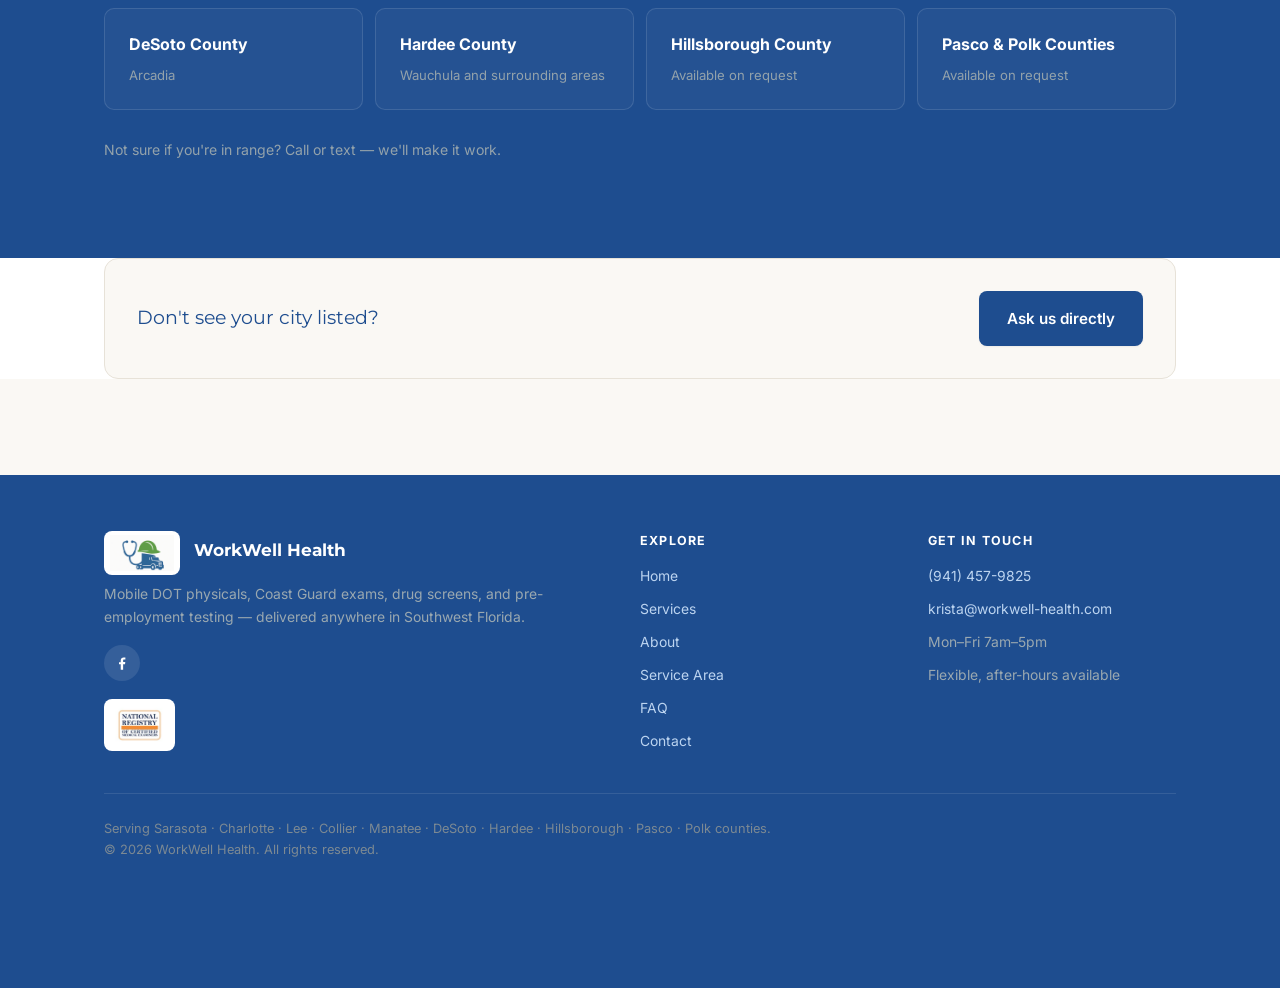
<file: service-area.html>
<!DOCTYPE html>
<html lang="en">
<head>
  <!-- Google tag (gtag.js) -->
  <script async src="https://www.googletagmanager.com/gtag/js?id=G-KLERZCF6E5"></script>
  <script>
    window.dataLayer = window.dataLayer || [];
    function gtag(){dataLayer.push(arguments);}
    gtag('js', new Date());
    gtag('config', 'G-KLERZCF6E5');
  </script>

  <meta charset="UTF-8" />
  <meta name="viewport" content="width=device-width, initial-scale=1.0" />

  <title>Service Area: 10 Southwest Florida Counties | WorkWell Health</title>
  <meta name="description" content="WorkWell Health serves Sarasota, Charlotte, Lee, Collier, DeSoto, Manatee, Hardee, Hillsborough, Pasco, and Polk counties — including Fort Myers, Cape Coral, Naples, Port Charlotte, Sarasota, Punta Gorda, Bradenton, Venice, and Tampa." />
  <link rel="canonical" href="https://workwell-health.com/service-area.html" />
  <meta name="robots" content="index, follow" />

  <meta property="og:type" content="website" />
  <meta property="og:title" content="Service Area: 10 Southwest Florida Counties | WorkWell Health" />
  <meta property="og:description" content="Mobile DOT physicals delivered anywhere across Southwest Florida — 10 counties, from Tampa to Naples." />
  <meta property="og:url" content="https://workwell-health.com/service-area.html" />
  <meta property="og:image" content="https://workwell-health.com/assets/hero-highway.jpg" />
  <meta property="og:image:width" content="612" />
  <meta property="og:image:height" content="408" />
  <meta property="og:image:alt" content="A commercial truck on a Southwest Florida highway" />
  <meta name="twitter:card" content="summary_large_image" />
  <meta name="twitter:image" content="https://workwell-health.com/assets/hero-highway.jpg" />

  <link rel="preconnect" href="https://fonts.googleapis.com" />
  <link rel="preconnect" href="https://fonts.gstatic.com" crossorigin />
  <link href="https://fonts.googleapis.com/css2?family=Montserrat:wght@400;500;600;700;800&family=Inter:wght@400;500;600;700;800&display=swap" rel="stylesheet" />
  <link rel="stylesheet" href="styles.css" />
  <link rel="icon" href="assets/logo-icon.png" type="image/png" />

  <script type="application/ld+json">
  {
    "@context": "https://schema.org",
    "@type": "MedicalClinic",
    "name": "WorkWell Health — Mobile DOT Physicals",
    "url": "https://workwell-health.com/",
    "areaServed": ["Port Charlotte FL","Fort Myers FL","Sarasota FL","Naples FL","Cape Coral FL","Arcadia FL","Bradenton FL","Punta Gorda FL","Venice FL","Englewood FL","Tampa FL","Bonita Springs FL","Estero FL","Lehigh Acres FL","North Port FL","Immokalee FL","Sarasota County FL","Charlotte County FL","Lee County FL","Collier County FL","DeSoto County FL","Manatee County FL","Hardee County FL","Hillsborough County FL","Pasco County FL","Polk County FL"]
  }
  </script>
</head>
<body>

  <!-- ================= HEADER ================= -->
  <header>
    <div class="wrap nav">
      <a class="brand" href="index.html" aria-label="WorkWell Health home">
        <span class="mark"><img src="assets/logo-icon.png" alt="WorkWell Health logo" /></span>
        <span class="brand-name">WorkWell Health<small>USCG &amp; Mobile DOT Exams</small></span>
      </a>
      <nav class="main-links" aria-label="Primary">
        <a href="index.html">Home</a>
        <a href="services.html">Services</a>
        <a href="about.html">About</a>
        <a href="service-area.html" aria-current="page">Service Area</a>
        <a href="faq.html">FAQ</a>
        <a href="contact.html">Contact</a>
      </nav>
      <div class="nav-actions">
        <a class="btn btn-primary" href="tel:+19414579825">
          <svg width="16" height="16" viewBox="0 0 24 24" fill="none" stroke="currentColor" stroke-width="2.2" stroke-linecap="round" stroke-linejoin="round"><path d="M22 16.9v3a2 2 0 0 1-2.2 2 19.8 19.8 0 0 1-8.6-3 19.5 19.5 0 0 1-6-6 19.8 19.8 0 0 1-3-8.7A2 2 0 0 1 4.1 2h3a2 2 0 0 1 2 1.7c.1 1 .4 2 .7 2.8a2 2 0 0 1-.4 2.1L8 10a16 16 0 0 0 6 6l1.4-1.4a2 2 0 0 1 2.1-.4c.9.3 1.9.6 2.8.7a2 2 0 0 1 1.7 2Z"/></svg>
          (941) 457-9825
        </a>
        <a class="btn btn-outline" href="sms:+19414579825" aria-label="Text WorkWell Health">
          <svg width="16" height="16" viewBox="0 0 24 24" fill="none" stroke="currentColor" stroke-width="2.2" stroke-linecap="round" stroke-linejoin="round"><path d="M21 15a2 2 0 0 1-2 2H7l-4 4V5a2 2 0 0 1 2-2h14a2 2 0 0 1 2 2z"/></svg>
          Text
        </a>
        <button class="menu-btn" id="menuBtn" aria-label="Open menu" aria-expanded="false" aria-controls="mobilePanel"><svg width="18" height="18" viewBox="0 0 24 24" fill="none" stroke="currentColor" stroke-width="2.2" stroke-linecap="round"><path d="M4 6h16M4 12h16M4 18h16"/></svg></button>
      </div>
    </div>
  </header>

  <div class="mobile-panel" id="mobilePanel" hidden>
    <a href="index.html">Home</a>
    <a href="services.html">Services</a>
    <a href="about.html">About</a>
    <a href="service-area.html">Service Area</a>
    <a href="faq.html">FAQ</a>
    <a href="contact.html">Contact</a>
    <a class="btn btn-cta" href="tel:+19414579825">Call (941) 457-9825</a>
    <a class="btn btn-outline" href="sms:+19414579825">Text (941) 457-9825</a>
  </div>

  <!-- ================= PAGE HEADER ================= -->
  <section class="page-header">
    <div class="wrap">
      <p class="breadcrumb"><a href="index.html">Home</a> / Service Area</p>
      <p class="kicker">Where we work</p>
      <h1>All of Southwest Florida</h1>
      <p class="lede">Covering Sarasota, Charlotte, Lee, Collier, DeSoto, Manatee, Hardee, Hillsborough, Pasco, and Polk counties.</p>
    </div>
  </section>

  <!-- ================= SERVICE AREA ================= -->
  <section class="area" id="area">
    <div class="wrap">
      <div class="section-head reveal">
        <p class="kicker">Priority cities</p>
        <h2>We're already on the road here</h2>
      </div>
      <div class="chips reveal">
        <a class="hot" href="port-charlotte.html">Port Charlotte</a><a class="hot" href="fort-myers.html">Fort Myers</a><a class="hot" href="sarasota.html">Sarasota</a>
        <a class="hot" href="naples.html">Naples</a><a class="hot" href="contact.html">Cape Coral</a><a class="hot" href="contact.html">Punta Gorda</a>
        <a class="hot" href="contact.html">Bradenton</a><a class="hot" href="contact.html">Venice</a><a class="hot" href="contact.html">Englewood</a>
        <a class="hot" href="contact.html">Arcadia</a>
        <a href="contact.html">North Port</a><a href="contact.html">Bonita Springs</a><a href="contact.html">Estero</a><a href="contact.html">Lehigh Acres</a><a href="contact.html">Immokalee</a><a href="contact.html">Tampa</a>
      </div>

      <div class="fl-map-wrap reveal">
        <p class="map-caption">Hover over a county to see its name and coverage — tap on mobile.</p>
        <div class="fl-map-inner">
          <svg viewBox="0 0 720.0 692.6" class="fl-map" role="img" aria-label="Map of Florida highlighting the ten counties WorkWell Health serves">
            <g class="fl-context">
            <path d="M 496.07,226.24 L 485.75,220.08 L 476.04,217.71 L 476.11,200.54 L 487.88,200.45 L 487.76,194.05 L 487.71,188.86 L 487.58,173.21 L 503.82,173.29 L 504.87,178.60 L 514.49,178.17 L 518.94,174.61 L 537.98,169.58 L 543.96,172.97 L 547.07,184.74 L 552.48,189.45 L 552.96,190.84 L 553.64,191.77 L 554.73,191.92 L 555.38,192.91 L 555.97,194.27 L 556.09,208.94 L 556.21,215.88 L 554.46,226.25 L 538.05,226.18 L 537.98,226.29 L 528.04,226.28 L 496.07,226.24 Z" class="fl-bg-county" />
            <path d="M 680.39,591.98 L 680.01,592.55 L 679.54,593.73 L 678.82,594.13 L 677.03,597.95 L 675.30,600.51 L 671.38,607.27 L 671.14,607.91 L 671.52,609.48 L 670.74,610.97 L 669.08,613.35 L 667.05,615.57 L 664.50,616.88 L 664.26,617.52 L 663.15,618.85 L 661.49,619.47 L 660.43,620.45 L 658.64,622.65 L 659.06,623.38 L 658.56,624.21 L 654.69,627.53 L 652.20,630.77 L 651.68,631.23 L 650.19,631.48 L 649.50,631.78 L 648.10,632.77 L 645.96,635.33 L 643.83,636.91 L 643.67,636.68 L 643.76,636.15 L 644.61,635.83 L 645.45,635.20 L 647.01,633.49 L 647.10,633.05 L 646.98,632.70 L 647.21,632.17 L 649.41,630.74 L 650.83,630.11 L 651.10,630.30 L 651.76,630.36 L 652.83,629.42 L 654.14,626.55 L 654.22,625.80 L 653.98,625.05 L 655.90,624.83 L 657.27,623.68 L 657.97,622.35 L 658.49,621.74 L 659.08,621.48 L 659.77,620.82 L 661.61,618.57 L 661.17,617.79 L 660.75,617.50 L 659.72,617.25 L 658.56,616.20 L 659.50,615.48 L 660.10,615.68 L 660.22,616.49 L 661.31,617.12 L 662.52,617.57 L 663.02,617.14 L 664.03,615.80 L 664.04,614.95 L 662.77,611.61 L 662.88,611.25 L 665.85,612.69 L 666.75,612.21 L 667.44,611.31 L 668.18,609.27 L 668.07,608.07 L 667.76,607.11 L 668.18,606.51 L 669.72,605.67 L 670.73,605.61 L 671.52,605.26 L 672.64,603.16 L 672.95,600.88 L 672.74,600.10 L 672.16,599.44 L 669.88,598.00 L 670.25,597.58 L 672.45,597.22 L 672.87,597.64 L 673.40,597.58 L 674.57,596.80 L 676.64,594.76 L 676.91,593.69 L 678.13,591.77 L 679.14,590.73 L 679.82,590.03 L 680.03,588.05 L 680.35,586.97 L 680.78,586.25 L 682.58,585.47 L 683.22,584.99 L 683.64,584.39 L 684.33,582.66 L 684.97,580.20 L 685.60,578.70 L 685.82,577.44 L 685.66,576.48 L 685.92,575.22 L 686.77,574.08 L 687.20,574.14 L 687.25,577.74 L 686.35,579.18 L 684.54,584.87 L 682.95,586.37 L 681.52,589.97 L 681.31,591.47 L 680.46,591.89 L 680.39,591.98 Z M 561.24,661.03 L 561.46,659.98 L 563.03,657.58 L 563.51,657.62 L 564.89,658.78 L 565.50,658.93 L 566.96,658.10 L 567.19,656.83 L 567.55,656.49 L 569.47,655.84 L 570.75,655.73 L 570.97,656.22 L 571.41,656.43 L 572.32,656.12 L 572.76,655.77 L 572.96,655.40 L 572.89,653.20 L 572.54,652.81 L 573.02,652.07 L 573.95,653.29 L 574.15,654.13 L 574.41,654.44 L 574.74,654.55 L 575.54,653.64 L 575.67,653.06 L 575.18,652.23 L 574.86,652.09 L 574.83,651.63 L 575.32,651.51 L 577.35,651.90 L 578.23,652.48 L 578.47,652.98 L 578.54,653.70 L 578.89,654.22 L 581.14,655.98 L 582.44,656.10 L 584.82,656.74 L 585.22,657.70 L 585.30,658.81 L 585.68,660.40 L 586.72,661.23 L 586.69,661.48 L 586.27,661.75 L 583.61,662.98 L 578.04,664.84 L 577.43,664.59 L 577.30,662.90 L 576.33,662.20 L 574.71,662.33 L 573.25,662.91 L 571.30,662.73 L 570.36,662.41 L 570.28,662.18 L 570.63,661.93 L 570.77,661.59 L 570.40,660.93 L 568.78,660.40 L 568.39,660.82 L 568.16,661.45 L 567.88,662.50 L 567.85,663.79 L 567.66,664.43 L 566.99,664.92 L 564.50,665.47 L 559.45,668.34 L 553.97,669.69 L 553.03,670.57 L 552.09,671.14 L 551.52,671.03 L 547.86,671.38 L 544.87,671.81 L 543.07,672.37 L 540.90,672.56 L 540.68,672.38 L 540.54,670.65 L 540.81,670.03 L 541.77,669.90 L 542.36,668.39 L 544.17,668.49 L 546.47,667.96 L 547.26,667.98 L 547.68,668.57 L 548.05,668.79 L 549.35,668.19 L 549.39,667.73 L 550.29,667.21 L 550.83,667.21 L 551.29,667.79 L 551.93,667.73 L 552.69,667.21 L 553.55,666.18 L 554.73,665.32 L 556.40,664.81 L 558.39,662.65 L 558.41,661.86 L 559.92,661.37 L 560.81,661.31 L 561.24,661.03 Z M 510.47,669.36 L 511.15,667.64 L 511.83,667.29 L 512.74,667.23 L 514.62,668.16 L 514.90,668.52 L 515.05,669.75 L 514.60,670.90 L 513.50,672.11 L 509.68,672.21 L 509.17,671.81 L 509.24,670.67 L 510.47,669.36 Z M 591.03,659.56 L 591.36,659.31 L 591.62,659.49 L 591.48,659.98 L 588.17,661.54 L 588.48,660.86 L 590.12,659.41 L 591.03,659.56 Z M 621.43,648.66 L 621.75,649.80 L 621.24,650.29 L 618.87,650.04 L 611.95,654.85 L 611.25,655.16 L 610.81,654.78 L 610.47,654.10 L 610.31,654.10 L 607.60,655.30 L 607.02,655.68 L 606.59,656.43 L 606.33,657.21 L 606.36,657.63 L 603.71,658.02 L 602.28,656.37 L 602.16,656.03 L 603.77,655.57 L 603.96,655.72 L 604.51,655.65 L 607.40,654.45 L 608.85,653.07 L 609.64,652.52 L 610.09,652.53 L 610.23,652.82 L 611.39,653.52 L 611.86,653.36 L 613.87,652.42 L 614.58,651.53 L 616.94,650.37 L 621.38,648.54 L 621.43,648.66 Z M 584.96,651.07 L 586.05,651.14 L 587.37,653.14 L 587.59,654.75 L 586.28,655.43 L 585.58,654.13 L 584.89,653.88 L 584.14,654.00 L 582.06,652.16 L 581.41,651.12 L 582.73,651.18 L 584.08,650.57 L 584.34,650.07 L 584.96,651.07 Z M 623.16,647.60 L 623.70,647.61 L 623.75,647.73 L 622.97,648.17 L 621.70,648.40 L 623.16,647.60 Z M 632.31,644.31 L 632.11,644.96 L 631.61,645.55 L 629.26,645.48 L 627.13,646.46 L 626.76,646.49 L 626.71,646.38 L 627.13,646.00 L 628.56,645.31 L 629.96,643.93 L 631.91,642.32 L 633.00,642.66 L 632.31,644.31 Z M 637.58,640.15 L 638.42,640.22 L 639.93,638.58 L 640.94,638.09 L 641.07,638.51 L 639.92,639.73 L 639.14,640.36 L 634.72,643.09 L 634.21,643.10 L 636.14,641.64 L 636.57,640.95 L 637.31,640.21 L 637.58,640.15 Z M 624.72,545.14 L 624.71,589.75 L 626.06,608.69 L 626.00,608.70 L 624.61,608.91 L 624.57,608.91 L 624.51,608.92 L 624.49,608.94 L 624.20,609.10 L 624.17,609.11 L 623.06,609.74 L 622.36,610.13 L 622.31,610.16 L 622.31,610.19 L 622.22,610.72 L 622.17,610.98 L 622.17,611.00 L 622.30,611.32 L 622.41,611.62 L 622.27,612.42 L 622.26,612.42 L 622.26,612.42 L 622.11,612.41 L 621.73,612.36 L 620.89,612.26 L 620.89,612.26 L 619.51,612.65 L 619.03,612.79 L 618.80,612.85 L 618.65,612.90 L 618.46,612.95 L 618.45,612.95 L 617.44,612.85 L 617.35,612.84 L 617.29,612.84 L 617.18,612.82 L 617.06,612.84 L 616.28,612.95 L 616.28,612.95 L 616.26,612.95 L 616.25,612.95 L 616.04,612.98 L 615.99,612.99 L 615.98,612.99 L 615.91,613.00 L 615.91,613.00 L 615.90,613.00 L 615.78,613.05 L 615.41,613.20 L 614.09,613.73 L 613.90,613.80 L 613.45,613.99 L 613.39,613.98 L 612.51,613.87 L 611.32,613.46 L 611.12,613.47 L 610.39,613.51 L 609.97,613.52 L 608.96,613.57 L 608.96,613.57 L 608.95,613.57 L 608.91,613.57 L 608.86,613.58 L 606.23,614.53 L 604.92,613.70 L 603.36,611.84 L 602.59,611.15 L 601.43,610.74 L 600.76,609.98 L 600.65,608.04 L 600.63,608.00 L 600.59,607.90 L 600.25,607.02 L 599.49,605.55 L 599.47,605.51 L 599.44,605.48 L 598.34,604.42 L 598.06,604.14 L 597.99,604.07 L 597.99,603.94 L 598.04,602.84 L 598.05,602.66 L 598.08,601.79 L 598.09,601.69 L 598.20,601.35 L 598.21,601.29 L 598.23,601.23 L 598.32,600.95 L 598.88,597.25 L 599.13,596.36 L 599.75,595.66 L 600.06,594.39 L 599.79,593.72 L 600.13,592.90 L 600.84,592.06 L 601.40,591.87 L 602.52,592.30 L 602.80,591.65 L 602.89,590.66 L 601.88,588.08 L 600.73,588.00 L 599.91,587.40 L 599.90,586.19 L 600.21,585.68 L 600.25,585.35 L 598.29,579.66 L 597.33,578.49 L 596.21,577.55 L 594.75,575.50 L 594.58,574.30 L 595.20,572.55 L 595.09,572.07 L 594.65,571.09 L 593.20,570.09 L 592.56,568.59 L 592.53,567.25 L 591.86,565.99 L 591.85,564.52 L 590.66,562.04 L 589.32,560.14 L 588.57,559.33 L 587.41,557.05 L 583.96,554.05 L 583.41,554.21 L 582.42,553.62 L 582.43,552.10 L 582.61,550.97 L 582.36,550.33 L 581.61,549.68 L 581.22,549.08 L 581.01,548.44 L 582.54,547.47 L 582.93,547.03 L 582.82,546.23 L 582.56,545.35 L 624.72,545.14 Z" class="fl-bg-county" />
            <path d="M 554.58,267.41 L 554.52,254.31 L 557.50,243.88 L 560.34,243.87 L 576.31,243.98 L 572.26,258.18 L 572.28,258.60 L 572.42,258.59 L 580.70,258.58 L 581.36,258.71 L 583.76,258.67 L 583.98,258.69 L 584.05,261.53 L 584.13,261.63 L 614.51,261.36 L 624.03,272.41 L 625.63,288.19 L 585.69,288.14 L 567.42,288.20 L 565.81,288.20 L 554.59,288.23 L 554.58,267.41 Z" class="fl-bg-county" />
            <path d="M 642.18,403.57 L 642.12,379.05 L 642.05,378.33 L 642.01,367.94 L 674.07,368.05 L 674.92,371.36 L 675.87,373.82 L 676.59,373.82 L 679.06,381.88 L 680.12,386.00 L 681.92,389.89 L 682.53,391.77 L 684.98,397.81 L 677.34,397.73 L 677.27,403.57 L 659.75,403.53 L 659.74,403.53 L 642.18,403.57 Z" class="fl-bg-county" />
            <path d="M 528.04,226.28 L 528.09,240.34 L 527.73,288.43 L 518.95,291.70 L 519.05,274.96 L 519.07,270.62 L 505.32,265.49 L 500.42,255.83 L 508.66,243.45 L 496.07,226.24 L 528.04,226.28 Z" class="fl-bg-county" />
            <path d="M 486.49,128.94 L 476.57,127.14 L 472.43,122.03 L 482.95,107.37 L 511.19,106.70 L 496.45,125.60 L 486.49,128.94 Z" class="fl-bg-county" />
            <path d="M 474.17,170.49 L 465.25,165.15 L 465.08,138.54 L 465.05,138.33 L 476.57,127.14 L 486.49,128.94 L 499.57,137.03 L 512.04,137.75 L 518.97,149.64 L 519.40,149.86 L 519.44,150.50 L 519.02,154.56 L 518.94,174.61 L 514.49,178.17 L 504.87,178.60 L 503.82,173.29 L 487.58,173.21 L 474.15,173.72 L 474.17,170.49 Z" class="fl-bg-county" />
            <path d="M 220.80,100.85 L 221.31,63.87 L 240.27,64.12 L 240.65,59.71 L 261.68,59.87 L 256.54,68.12 L 257.15,76.51 L 250.36,94.56 L 245.30,100.95 L 221.10,100.81 L 220.80,100.85 Z" class="fl-bg-county" />
            <path d="M 471.71,61.35 L 473.03,61.43 L 473.37,61.47 L 474.47,61.54 L 475.20,61.60 L 475.99,61.64 L 477.00,61.71 L 482.82,62.11 L 482.95,107.37 L 472.43,122.03 L 476.57,127.14 L 465.05,138.33 L 452.35,128.03 L 452.88,87.10 L 463.00,86.52 L 466.19,79.93 L 458.96,64.61 L 462.27,60.75 L 462.30,60.75 L 471.71,61.35 Z" class="fl-bg-county" />
            <path d="M 267.75,49.25 L 267.86,49.25 L 290.85,50.43 L 290.86,50.43 L 296.84,50.74 L 297.23,50.76 L 311.03,51.46 L 319.81,51.90 L 311.24,63.20 L 307.47,74.28 L 287.27,81.92 L 275.22,74.69 L 275.16,68.74 L 266.14,67.28 L 261.68,59.87 L 267.75,49.25 Z" class="fl-bg-county" />
            <path d="M 618.45,403.10 L 598.25,403.21 L 598.32,412.09 L 589.43,412.15 L 589.48,421.11 L 563.09,420.97 L 562.96,389.96 L 562.99,359.03 L 600.66,359.38 L 594.26,370.96 L 615.97,402.39 L 617.70,401.67 L 618.45,403.10 Z" class="fl-bg-county" />
            <path d="M 201.99,37.22 L 200.29,45.98 L 189.82,45.73 L 182.17,41.24 L 180.13,50.10 L 162.85,49.95 L 163.08,20.76 L 211.09,20.40 L 211.11,20.40 L 201.99,37.22 Z" class="fl-bg-county" />
            <path d="M 341.53,53.06 L 344.41,53.23 L 347.12,68.41 L 341.39,72.25 L 341.39,72.26 L 341.37,74.34 L 338.40,77.27 L 338.38,79.41 L 338.35,82.56 L 338.30,83.79 L 338.32,93.51 L 323.51,93.45 L 322.93,90.49 L 281.28,90.83 L 287.27,81.92 L 307.47,74.28 L 311.24,63.20 L 319.81,51.90 L 319.93,51.90 L 337.59,52.84 L 339.96,52.97 L 340.91,53.02 L 341.34,53.05 L 341.53,53.06 Z" class="fl-bg-county" />
            <path d="M 532.35,38.06 L 535.69,41.04 L 538.22,41.68 L 539.41,41.42 L 541.23,41.35 L 545.46,43.20 L 547.08,44.08 L 547.85,45.37 L 548.99,45.90 L 556.39,46.99 L 557.54,46.75 L 559.16,48.58 L 564.67,49.14 L 573.65,49.43 L 574.67,50.11 L 575.15,50.61 L 574.84,53.51 L 573.75,60.43 L 573.79,65.05 L 574.55,68.35 L 573.77,69.62 L 568.70,64.18 L 564.81,68.21 L 557.52,61.91 L 548.84,63.35 L 542.57,70.06 L 519.54,93.53 L 519.47,84.53 L 522.50,70.89 L 522.42,68.67 L 523.45,64.21 L 522.75,60.96 L 520.58,57.16 L 519.52,54.93 L 519.43,52.81 L 521.87,42.13 L 523.96,41.48 L 532.35,38.06 Z" class="fl-bg-county" />
            <path d="M 131.02,71.29 L 130.96,73.99 L 130.86,77.37 L 130.68,82.90 L 130.41,82.86 L 129.36,82.72 L 127.82,82.62 L 125.55,82.46 L 125.42,82.45 L 125.34,82.45 L 124.11,82.36 L 123.83,82.38 L 120.95,82.52 L 118.90,82.06 L 109.61,81.11 L 99.06,81.56 L 94.64,82.10 L 95.95,20.40 L 101.07,20.42 L 101.17,20.40 L 101.34,20.41 L 104.66,20.59 L 105.55,20.64 L 106.77,20.64 L 115.46,20.58 L 115.83,20.57 L 119.72,20.77 L 120.35,20.73 L 125.23,20.70 L 125.55,20.72 L 130.00,20.69 L 131.16,20.68 L 131.46,20.68 L 131.46,20.68 L 131.02,71.29 Z" class="fl-bg-county" />
            <path d="M 625.63,288.19 L 625.64,288.20 L 625.64,288.22 L 625.10,341.25 L 624.72,359.47 L 600.66,359.38 L 601.61,358.75 L 594.76,341.40 L 586.38,337.26 L 585.77,331.21 L 579.50,322.13 L 579.79,314.71 L 572.65,314.69 L 572.62,308.87 L 566.49,308.88 L 566.50,303.00 L 564.07,298.14 L 554.60,297.12 L 554.59,288.23 L 565.81,288.20 L 567.42,288.20 L 585.69,288.14 L 625.63,288.19 Z" class="fl-bg-county" />
            <path d="M 692.36,492.33 L 691.95,492.34 L 691.16,492.33 L 691.07,492.33 L 690.82,492.32 L 689.05,492.34 L 676.25,491.67 L 676.20,491.67 L 623.99,491.73 L 623.56,452.14 L 623.60,428.54 L 668.40,428.60 L 669.31,428.60 L 680.74,428.72 L 695.69,427.37 L 696.84,431.71 L 698.67,438.62 L 700.00,444.98 L 699.93,447.48 L 699.55,447.51 L 699.45,448.01 L 699.87,453.17 L 699.87,454.63 L 699.61,457.13 L 699.64,463.57 L 699.33,467.92 L 698.30,473.96 L 697.39,480.52 L 696.49,491.46 L 696.34,491.57 L 696.11,493.02 L 694.94,493.05 L 694.85,492.68 L 694.58,492.48 L 694.02,492.86 L 693.88,492.35 L 692.36,492.33 Z" class="fl-bg-county" />
            <path d="M 463.24,279.50 L 470.23,279.46 L 501.28,279.37 L 501.29,274.95 L 519.05,274.96 L 518.95,291.70 L 514.44,297.11 L 514.47,305.97 L 466.35,305.80 L 465.84,305.80 L 465.71,305.80 L 451.94,305.91 L 452.60,304.33 L 455.74,301.18 L 455.57,301.07 L 455.61,298.62 L 456.06,297.64 L 457.21,296.92 L 458.41,293.81 L 458.17,292.95 L 458.53,290.46 L 459.92,288.39 L 460.79,286.11 L 460.77,282.75 L 461.57,280.85 L 462.76,280.05 L 463.24,279.50 Z" class="fl-bg-county" />
            <path d="M 566.52,158.41 L 566.54,159.07 L 566.54,159.33 L 566.82,171.68 L 570.55,181.91 L 574.56,181.96 L 573.05,183.99 L 567.94,185.40 L 567.04,185.66 L 566.71,185.63 L 565.00,186.20 L 563.18,186.69 L 552.48,189.45 L 547.07,184.74 L 543.96,172.97 L 537.98,169.58 L 518.94,174.61 L 519.02,154.56 L 519.44,150.50 L 519.40,149.86 L 518.97,149.64 L 519.54,149.60 L 529.36,146.69 L 542.08,137.68 L 561.39,137.32 L 566.40,145.47 L 566.52,158.41 Z" class="fl-bg-county" />
            <path d="M 559.61,107.97 L 574.58,110.45 L 574.30,95.66 L 579.40,95.60 L 581.57,104.73 L 585.74,124.25 L 586.97,128.38 L 587.53,129.74 L 588.64,131.23 L 589.19,132.98 L 589.70,135.50 L 589.82,139.29 L 590.42,142.93 L 591.83,147.52 L 592.89,150.00 L 594.34,154.45 L 584.39,159.01 L 566.54,159.33 L 566.54,159.07 L 566.52,158.41 L 566.40,145.47 L 561.39,137.32 L 559.63,125.61 L 551.77,118.28 L 552.54,108.91 L 555.20,108.88 L 557.58,107.66 L 559.61,107.97 Z" class="fl-bg-county" />
            <path d="M 84.00,83.70 L 55.95,85.89 L 64.76,78.68 L 65.61,70.61 L 53.63,59.38 L 52.69,49.23 L 49.19,47.69 L 48.74,35.53 L 51.13,27.63 L 62.20,20.19 L 62.24,20.19 L 70.65,20.18 L 71.05,20.17 L 71.98,20.18 L 73.21,20.13 L 73.53,20.16 L 74.36,20.17 L 86.79,20.33 L 88.14,20.33 L 91.81,20.35 L 91.94,20.35 L 95.93,20.40 L 95.95,20.40 L 94.64,82.10 L 90.14,82.66 L 84.86,83.52 L 84.00,83.70 Z" class="fl-bg-county" />
            <path d="M 508.59,421.08 L 501.12,421.06 L 501.09,429.92 L 497.12,429.89 L 495.10,429.89 L 494.76,429.86 L 493.62,429.86 L 493.51,429.89 L 490.34,429.84 L 488.11,425.91 L 486.45,422.29 L 484.08,418.26 L 482.77,414.29 L 482.33,413.20 L 482.01,412.91 L 481.28,410.12 L 478.12,403.41 L 475.67,398.68 L 475.19,398.01 L 473.95,397.22 L 472.99,396.15 L 473.03,394.21 L 472.43,393.13 L 470.49,390.45 L 468.15,387.78 L 466.45,385.00 L 466.45,385.00 L 501.38,385.35 L 501.26,403.27 L 518.89,403.39 L 518.80,421.14 L 508.59,421.08 Z" class="fl-bg-county" />
            <path d="M 594.55,242.21 L 595.93,243.23 L 596.99,242.71 L 597.37,244.29 L 603.92,239.57 L 614.51,261.36 L 584.13,261.63 L 584.05,261.53 L 583.98,258.69 L 583.76,258.67 L 581.36,258.71 L 580.70,258.58 L 572.42,258.59 L 572.28,258.60 L 572.26,258.18 L 576.31,243.98 L 579.83,236.05 L 579.75,235.79 L 579.97,235.35 L 580.10,235.48 L 580.31,235.33 L 580.41,235.08 L 580.58,235.05 L 580.63,234.90 L 580.57,234.71 L 580.55,234.54 L 580.56,234.45 L 591.02,239.11 L 592.81,239.16 L 593.16,239.16 L 593.44,239.74 L 593.29,240.23 L 594.07,241.00 L 594.03,241.62 L 594.55,242.21 Z" class="fl-bg-county" />
            <path d="M 597.37,244.29 L 596.99,242.71 L 595.93,243.23 L 594.55,242.21 L 594.03,241.62 L 594.07,241.00 L 593.29,240.23 L 593.44,239.74 L 593.16,239.16 L 592.81,239.16 L 591.02,239.11 L 580.56,234.45 L 581.66,223.82 L 568.47,212.35 L 565.86,204.39 L 558.61,201.73 L 555.97,194.27 L 555.38,192.91 L 554.73,191.92 L 553.64,191.77 L 552.96,190.84 L 552.48,189.45 L 563.18,186.69 L 565.00,186.20 L 566.71,185.63 L 567.04,185.66 L 567.94,185.40 L 573.05,183.99 L 574.56,181.96 L 576.05,195.84 L 599.95,195.36 L 599.43,180.70 L 604.26,179.08 L 609.20,191.12 L 613.78,201.41 L 616.40,207.29 L 618.35,211.03 L 621.67,215.74 L 622.88,218.59 L 624.26,221.17 L 632.42,234.85 L 637.32,243.34 L 616.24,243.45 L 616.55,261.36 L 614.51,261.36 L 603.92,239.57 L 597.37,244.29 Z" class="fl-bg-county" />
            <path d="M 166.86,81.81 L 166.69,89.66 L 166.70,91.77 L 166.57,93.96 L 166.22,93.80 L 158.17,90.48 L 146.31,86.44 L 139.50,84.47 L 133.65,83.31 L 130.68,82.90 L 130.86,77.37 L 130.96,73.99 L 131.02,71.29 L 131.46,20.68 L 132.72,20.65 L 133.19,20.65 L 133.58,20.65 L 138.97,20.69 L 140.35,20.72 L 149.47,20.70 L 150.10,20.70 L 150.55,20.72 L 151.10,20.73 L 151.65,20.73 L 161.19,20.78 L 161.52,20.77 L 163.08,20.76 L 162.85,49.95 L 180.13,50.10 L 173.79,56.84 L 178.91,70.94 L 166.86,81.81 Z" class="fl-bg-county" />
            <path d="M 519.47,84.53 L 519.54,93.53 L 519.52,102.27 L 519.52,106.70 L 511.19,106.70 L 482.95,107.37 L 482.82,62.11 L 482.84,62.11 L 486.48,62.36 L 490.42,62.64 L 498.24,63.20 L 500.86,63.39 L 501.60,63.46 L 504.73,63.85 L 504.77,63.86 L 504.95,70.67 L 505.52,75.12 L 505.13,78.25 L 505.68,80.60 L 506.99,83.14 L 508.60,84.79 L 509.17,84.98 L 512.78,84.11 L 519.46,84.54 L 519.47,84.53 Z" class="fl-bg-county" />
            <path d="M 166.57,93.96 L 166.70,91.77 L 166.69,89.66 L 166.86,81.81 L 179.32,76.63 L 212.01,77.03 L 212.15,63.80 L 216.76,63.80 L 221.31,63.87 L 220.80,100.85 L 220.91,128.55 L 220.89,128.81 L 219.42,127.38 L 217.55,126.23 L 214.46,125.25 L 213.67,125.43 L 212.03,125.08 L 210.11,124.05 L 207.25,121.59 L 204.50,118.49 L 203.65,117.35 L 203.04,115.55 L 201.88,115.47 L 200.36,114.55 L 198.65,113.75 L 197.23,113.30 L 193.33,111.37 L 190.36,109.22 L 188.58,107.36 L 186.30,105.37 L 183.10,103.14 L 177.11,99.37 L 173.14,97.11 L 166.57,93.96 Z" class="fl-bg-county" />
            <path d="M 677.87,528.40 L 676.41,528.44 L 676.42,529.84 L 673.59,529.80 L 663.41,529.83 L 641.99,529.83 L 641.99,527.61 L 624.74,527.54 L 624.75,525.43 L 624.12,499.24 L 623.99,491.73 L 676.20,491.67 L 676.25,491.67 L 689.05,492.34 L 690.82,492.32 L 691.07,492.33 L 691.16,492.33 L 691.95,492.34 L 692.36,492.33 L 693.88,492.35 L 694.02,492.86 L 694.58,492.48 L 694.85,492.68 L 694.94,493.05 L 696.11,493.02 L 696.07,493.26 L 695.66,498.75 L 695.15,500.27 L 694.81,502.03 L 693.74,510.53 L 693.39,515.74 L 693.25,516.07 L 693.06,516.53 L 693.01,516.66 L 692.76,520.09 L 692.27,526.84 L 692.27,527.98 L 692.24,527.98 L 691.73,528.04 L 690.83,528.08 L 690.83,528.01 L 690.09,528.03 L 689.97,528.04 L 680.74,528.31 L 677.87,528.40 Z" class="fl-bg-county" />
            <path d="M 490.34,429.84 L 493.51,429.89 L 493.62,429.86 L 494.76,429.86 L 495.10,429.89 L 497.12,429.89 L 501.09,429.92 L 501.12,421.06 L 508.59,421.08 L 518.80,421.14 L 563.09,420.97 L 562.76,447.68 L 518.39,447.59 L 518.45,447.21 L 518.45,445.69 L 519.02,444.36 L 518.76,442.38 L 518.71,440.70 L 518.86,438.66 L 518.66,436.86 L 517.99,436.28 L 515.83,435.64 L 515.62,433.84 L 515.88,432.15 L 516.50,431.69 L 517.88,431.69 L 518.40,431.34 L 518.45,430.59 L 518.30,429.42 L 517.11,428.61 L 514.29,428.67 L 513.83,428.86 L 513.46,429.02 L 512.79,429.89 L 511.66,431.86 L 509.45,431.92 L 508.78,432.15 L 508.27,432.79 L 508.48,434.77 L 509.97,439.36 L 510.79,445.64 L 510.43,446.28 L 508.48,446.74 L 507.96,447.38 L 505.22,447.42 L 504.10,447.44 L 503.18,446.34 L 503.08,446.22 L 503.01,446.30 L 502.30,447.21 L 501.48,449.07 L 500.70,452.95 L 500.35,452.12 L 500.27,448.97 L 499.84,446.15 L 499.64,445.67 L 498.76,443.47 L 498.09,441.80 L 496.96,440.40 L 492.49,433.65 L 490.34,429.84 Z" class="fl-bg-county" />
            <path d="M 501.07,454.37 L 501.12,453.89 L 501.89,454.06 L 502.25,455.28 L 501.94,455.86 L 501.89,456.39 L 502.71,458.56 L 504.41,462.15 L 504.77,464.52 L 506.37,468.88 L 507.19,472.14 L 508.06,474.69 L 509.09,475.97 L 510.58,477.19 L 512.18,477.25 L 513.21,477.60 L 516.03,479.46 L 517.06,478.35 L 518.35,477.95 L 520.51,479.28 L 522.55,479.49 L 522.72,479.55 L 522.70,479.77 L 518.30,482.46 L 517.23,482.81 L 516.53,482.81 L 515.17,482.51 L 512.61,481.37 L 510.64,479.43 L 508.48,478.20 L 508.11,477.80 L 507.78,477.33 L 507.27,476.02 L 505.93,469.24 L 505.56,468.20 L 504.08,465.79 L 502.58,461.14 L 501.70,459.33 L 500.42,457.40 L 499.97,456.45 L 500.30,454.87 L 501.07,454.37 Z M 551.62,493.39 L 537.73,492.07 L 535.66,487.19 L 532.71,483.94 L 532.64,483.40 L 531.84,482.29 L 530.77,481.33 L 529.45,480.48 L 527.82,479.74 L 527.14,479.18 L 526.88,478.68 L 526.96,478.46 L 526.67,477.30 L 525.67,476.85 L 524.21,476.46 L 523.14,476.54 L 522.72,475.86 L 523.13,474.40 L 521.74,473.65 L 520.04,472.95 L 517.94,473.59 L 517.52,475.68 L 515.47,476.55 L 514.49,476.55 L 513.93,470.80 L 513.31,468.77 L 513.00,466.91 L 511.61,461.04 L 510.53,459.35 L 507.70,456.56 L 507.86,455.05 L 508.42,454.53 L 510.38,454.30 L 511.51,454.41 L 512.69,454.76 L 513.31,455.63 L 514.44,458.01 L 515.01,458.48 L 515.62,458.19 L 516.19,456.21 L 516.34,454.47 L 516.80,453.02 L 517.99,450.40 L 518.39,447.59 L 562.76,447.68 L 562.95,473.58 L 563.10,482.75 L 554.39,482.91 L 551.62,493.39 Z" class="fl-bg-county" />
            <path d="M 406.83,57.04 L 406.85,57.04 L 410.13,57.72 L 412.71,73.34 L 419.22,82.23 L 412.40,94.82 L 412.16,94.85 L 401.67,94.84 L 392.54,94.85 L 392.59,90.42 L 361.16,90.48 L 362.37,83.60 L 369.97,77.26 L 369.13,71.40 L 380.48,62.35 L 379.80,55.34 L 379.81,55.34 L 394.36,56.23 L 395.16,56.27 L 396.09,56.33 L 396.10,56.32 L 399.63,56.54 L 400.57,56.61 L 402.52,56.74 L 404.01,56.85 L 404.03,56.85 L 406.64,57.02 L 406.83,57.04 Z" class="fl-bg-county" />
            <path d="M 466.45,385.00 L 463.56,381.50 L 462.07,380.20 L 462.14,379.48 L 460.64,375.10 L 460.04,373.81 L 459.15,372.48 L 457.49,370.71 L 457.25,369.93 L 457.54,369.87 L 460.61,371.48 L 460.39,373.68 L 460.73,374.01 L 462.20,374.22 L 462.55,374.13 L 462.51,373.04 L 462.80,372.53 L 463.61,371.87 L 464.74,371.55 L 465.75,371.52 L 466.17,370.46 L 467.42,368.61 L 469.21,366.65 L 469.12,365.48 L 469.14,365.43 L 469.23,365.23 L 470.60,364.35 L 471.66,364.15 L 472.91,362.85 L 473.35,362.16 L 473.99,359.84 L 474.35,359.18 L 474.79,359.14 L 476.99,359.15 L 477.01,359.15 L 519.08,359.06 L 518.96,390.20 L 518.89,403.39 L 501.26,403.27 L 501.38,385.35 L 466.45,385.00 Z" class="fl-bg-county" />
            <path d="M 476.04,217.71 L 485.75,220.08 L 496.07,226.24 L 508.66,243.45 L 500.42,255.83 L 486.59,256.01 L 486.53,253.08 L 466.13,253.13 L 466.22,252.81 L 465.55,251.99 L 465.27,251.31 L 465.55,250.62 L 465.27,249.74 L 464.72,248.80 L 465.72,247.79 L 466.22,245.79 L 466.44,244.22 L 466.44,243.47 L 465.94,242.84 L 465.77,241.96 L 465.55,239.33 L 466.83,238.07 L 466.44,236.38 L 466.71,234.75 L 466.27,233.43 L 465.27,232.43 L 463.72,232.31 L 462.34,231.78 L 461.11,229.02 L 460.55,228.71 L 459.21,226.94 L 458.14,224.90 L 457.95,222.67 L 456.07,222.92 L 462.25,218.81 L 469.15,221.30 L 476.04,217.71 Z" class="fl-bg-county" />
            <path d="M 397.64,154.83 L 401.12,154.93 L 405.99,139.09 L 441.61,138.94 L 439.01,145.99 L 440.11,162.47 L 435.91,174.63 L 428.38,187.48 L 419.66,193.04 L 419.34,192.89 L 418.70,190.48 L 418.57,189.10 L 418.69,188.96 L 418.81,187.40 L 417.56,185.51 L 416.56,184.45 L 416.40,182.37 L 415.01,179.74 L 413.00,178.46 L 410.90,178.19 L 410.18,178.55 L 408.15,177.98 L 407.05,175.78 L 406.98,174.85 L 406.65,174.16 L 405.60,174.05 L 404.90,174.17 L 403.20,172.78 L 402.61,171.71 L 401.39,171.71 L 400.59,171.34 L 400.17,170.39 L 398.71,169.96 L 398.60,169.35 L 398.75,168.36 L 398.27,163.79 L 398.28,162.04 L 398.78,160.29 L 398.37,157.47 L 397.64,154.83 Z" class="fl-bg-county" />
            <path d="M 519.54,93.53 L 542.57,70.06 L 548.84,63.35 L 557.52,61.91 L 564.81,68.21 L 568.70,64.18 L 573.77,69.62 L 573.39,70.26 L 574.01,70.86 L 575.27,70.96 L 576.63,72.44 L 576.97,78.51 L 577.83,80.67 L 577.92,86.80 L 578.35,90.49 L 578.90,93.49 L 579.40,95.60 L 574.30,95.66 L 574.58,110.45 L 559.61,107.97 L 557.58,107.66 L 555.20,108.88 L 552.54,108.91 L 549.76,101.84 L 519.52,102.27 L 519.54,93.53 Z" class="fl-bg-county" />
            <path d="M 465.05,138.33 L 465.08,138.54 L 465.25,165.15 L 440.11,162.47 L 439.01,145.99 L 441.61,138.94 L 444.09,138.60 L 445.63,134.66 L 445.26,132.60 L 446.65,130.28 L 452.35,128.03 L 465.05,138.33 Z" class="fl-bg-county" />
            <path d="M 618.45,403.10 L 624.89,408.73 L 623.60,428.54 L 618.26,447.73 L 562.76,447.68 L 563.09,420.97 L 589.48,421.11 L 589.43,412.15 L 598.32,412.09 L 598.25,403.21 L 618.45,403.10 Z" class="fl-bg-county" />
            <path d="M 245.30,100.95 L 241.89,111.94 L 245.48,118.82 L 253.37,124.06 L 254.56,133.98 L 252.06,143.47 L 245.86,143.73 L 236.21,152.00 L 235.31,152.13 L 232.42,153.38 L 229.65,153.10 L 227.10,153.36 L 224.92,154.32 L 224.55,154.80 L 224.81,156.06 L 224.11,155.55 L 222.61,153.40 L 221.64,151.64 L 220.06,147.39 L 218.62,141.39 L 218.27,138.46 L 218.39,137.07 L 218.66,136.03 L 219.35,134.73 L 220.55,134.21 L 219.99,135.39 L 219.43,138.33 L 219.35,141.18 L 220.27,145.18 L 221.85,150.52 L 223.11,152.14 L 224.00,153.03 L 224.79,153.00 L 227.24,152.37 L 227.80,151.73 L 228.70,141.67 L 228.59,140.56 L 228.38,140.26 L 227.80,139.93 L 227.52,139.13 L 227.50,138.29 L 227.66,138.12 L 227.26,137.45 L 226.58,136.84 L 225.93,136.74 L 225.54,136.40 L 224.61,134.10 L 223.12,131.38 L 221.24,129.16 L 220.89,128.81 L 220.91,128.55 L 220.80,100.85 L 221.10,100.81 L 245.30,100.95 Z" class="fl-bg-county" />
            <path d="M 519.08,359.06 L 562.99,359.03 L 562.96,389.96 L 518.96,390.20 L 519.08,359.06 Z" class="fl-bg-county" />
            <path d="M 624.12,499.24 L 589.36,499.89 L 589.07,482.75 L 589.07,473.20 L 562.95,473.58 L 562.76,447.68 L 618.26,447.73 L 623.60,428.54 L 623.56,452.14 L 623.99,491.73 L 624.12,499.24 Z" class="fl-bg-county" />
            <path d="M 519.05,274.96 L 501.29,274.95 L 501.28,279.37 L 470.23,279.46 L 463.24,279.50 L 463.32,279.41 L 463.59,278.64 L 463.09,277.10 L 463.81,276.34 L 464.46,274.35 L 464.52,273.91 L 464.35,273.05 L 464.01,272.70 L 464.07,270.77 L 464.20,269.93 L 464.59,269.73 L 465.21,268.25 L 464.76,267.75 L 464.77,267.31 L 465.18,265.90 L 465.44,263.60 L 464.55,262.00 L 465.22,260.27 L 465.05,258.96 L 465.44,255.76 L 466.13,253.13 L 486.53,253.08 L 486.59,256.01 L 500.42,255.83 L 505.32,265.49 L 519.07,270.62 L 519.05,274.96 Z" class="fl-bg-county" />
            <path d="M 625.10,341.25 L 657.28,341.30 L 662.82,337.39 L 662.81,337.49 L 668.49,349.59 L 671.35,359.44 L 671.45,360.88 L 672.01,362.11 L 673.21,363.99 L 673.77,366.86 L 674.07,368.05 L 642.01,367.94 L 633.30,367.92 L 633.22,359.38 L 624.72,359.47 L 625.10,341.25 Z" class="fl-bg-county" />
            <path d="M 241.83,20.01 L 242.03,20.01 L 242.05,20.00 L 242.60,20.02 L 250.50,20.03 L 250.75,20.03 L 250.99,20.03 L 252.86,20.02 L 252.95,20.02 L 253.19,20.02 L 253.49,20.02 L 255.43,20.02 L 255.77,22.98 L 257.12,26.61 L 259.26,29.13 L 260.84,31.41 L 264.94,45.30 L 267.75,49.25 L 261.68,59.87 L 240.65,59.71 L 240.27,64.12 L 221.31,63.87 L 216.76,63.80 L 216.99,41.77 L 212.52,37.32 L 201.99,37.22 L 211.11,20.40 L 211.98,20.39 L 241.83,20.01 Z" class="fl-bg-county" />
            <path d="M 554.59,288.23 L 540.14,286.76 L 527.73,288.43 L 528.09,240.34 L 528.04,226.28 L 537.98,226.29 L 538.05,226.18 L 554.46,226.25 L 556.21,215.88 L 556.09,208.94 L 555.97,194.27 L 558.61,201.73 L 565.86,204.39 L 568.47,212.35 L 581.66,223.82 L 580.56,234.45 L 580.55,234.54 L 580.57,234.71 L 580.63,234.90 L 580.58,235.05 L 580.41,235.08 L 580.31,235.33 L 580.10,235.48 L 579.97,235.35 L 579.75,235.79 L 579.83,236.05 L 576.31,243.98 L 560.34,243.87 L 557.50,243.88 L 554.52,254.31 L 554.58,267.41 L 554.59,288.23 Z" class="fl-bg-county" />
            <path d="M 338.32,93.51 L 338.28,111.52 L 337.65,111.84 L 337.29,111.86 L 336.61,111.57 L 335.89,111.70 L 334.90,112.53 L 333.91,112.01 L 332.94,112.77 L 331.01,113.82 L 330.06,113.95 L 329.06,113.77 L 327.32,112.28 L 327.05,112.27 L 326.89,112.49 L 326.48,112.60 L 323.88,112.52 L 323.11,111.76 L 322.94,110.94 L 322.14,110.67 L 320.99,111.29 L 320.71,111.83 L 320.57,112.77 L 320.90,113.54 L 320.86,114.28 L 320.29,115.07 L 319.17,115.38 L 318.44,115.36 L 316.88,114.14 L 314.49,114.71 L 312.98,115.28 L 312.36,118.68 L 312.71,122.40 L 312.88,122.71 L 313.98,122.77 L 314.40,123.68 L 314.56,125.13 L 296.39,120.05 L 285.23,108.51 L 281.28,90.83 L 322.93,90.49 L 323.51,93.45 L 338.32,93.51 Z" class="fl-bg-county" />
            <path d="M 668.40,428.60 L 623.60,428.54 L 642.22,412.10 L 642.18,403.57 L 659.74,403.53 L 659.75,403.53 L 677.27,403.57 L 677.34,397.73 L 684.98,397.81 L 685.54,399.17 L 688.36,404.90 L 689.09,407.28 L 688.54,407.88 L 689.41,409.88 L 690.41,413.12 L 692.36,417.07 L 694.41,422.51 L 695.69,427.37 L 680.74,428.72 L 669.31,428.60 L 668.40,428.60 Z" class="fl-bg-county" />
            <path d="M 642.01,367.94 L 642.05,378.33 L 642.12,379.05 L 642.18,403.57 L 642.22,412.10 L 623.60,428.54 L 624.89,408.73 L 618.45,403.10 L 617.70,401.67 L 615.97,402.39 L 594.26,370.96 L 600.66,359.38 L 624.72,359.47 L 633.22,359.38 L 633.30,367.92 L 642.01,367.94 Z" class="fl-bg-county" />
            <path d="M 540.14,286.76 L 554.59,288.23 L 554.60,297.12 L 564.07,298.14 L 566.50,303.00 L 566.49,308.88 L 572.62,308.87 L 572.65,314.69 L 579.79,314.71 L 579.50,322.13 L 585.77,331.21 L 586.38,337.26 L 594.76,341.40 L 601.61,358.75 L 600.66,359.38 L 562.99,359.03 L 519.08,359.06 L 519.11,338.41 L 518.90,315.19 L 518.91,305.97 L 514.47,305.97 L 514.44,297.11 L 518.95,291.70 L 527.73,288.43 L 540.14,286.76 Z" class="fl-bg-county" />
            <path d="M 412.40,94.82 L 419.22,82.23 L 427.47,76.88 L 434.33,77.77 L 452.88,87.10 L 452.35,128.03 L 446.65,130.28 L 445.26,132.60 L 437.81,121.87 L 420.15,110.06 L 414.27,109.58 L 412.40,94.82 Z" class="fl-bg-county" />
            <path d="M 216.76,63.80 L 212.15,63.80 L 212.01,77.03 L 179.32,76.63 L 166.86,81.81 L 178.91,70.94 L 173.79,56.84 L 180.13,50.10 L 182.17,41.24 L 189.82,45.73 L 200.29,45.98 L 201.99,37.22 L 212.52,37.32 L 216.99,41.77 L 216.76,63.80 Z" class="fl-bg-county" />
            <path d="M 519.54,149.60 L 518.97,149.64 L 512.04,137.75 L 499.57,137.03 L 486.49,128.94 L 496.45,125.60 L 511.19,106.70 L 519.52,106.70 L 519.82,146.72 L 519.54,149.60 Z" class="fl-bg-county" />
            <path d="M 519.52,102.27 L 549.76,101.84 L 552.54,108.91 L 551.77,118.28 L 559.63,125.61 L 561.39,137.32 L 542.08,137.68 L 529.36,146.69 L 519.54,149.60 L 519.82,146.72 L 519.52,106.70 L 519.52,102.27 Z" class="fl-bg-county" />
            <path d="M 518.80,421.14 L 518.89,403.39 L 518.96,390.20 L 562.96,389.96 L 563.09,420.97 L 518.80,421.14 Z" class="fl-bg-county" />
            <path d="M 594.34,154.45 L 594.45,154.81 L 598.74,166.11 L 602.29,174.28 L 604.26,179.08 L 599.43,180.70 L 599.95,195.36 L 576.05,195.84 L 574.56,181.96 L 570.55,181.91 L 566.82,171.68 L 566.54,159.33 L 584.39,159.01 L 594.34,154.45 Z" class="fl-bg-county" />
            <path d="M 417.75,57.77 L 418.91,57.85 L 419.90,57.90 L 420.54,57.94 L 422.29,58.06 L 445.35,59.60 L 445.49,59.61 L 461.44,60.69 L 461.46,60.70 L 462.27,60.75 L 458.96,64.61 L 466.19,79.93 L 463.00,86.52 L 452.88,87.10 L 434.33,77.77 L 427.47,76.88 L 419.22,82.23 L 412.71,73.34 L 410.13,57.72 L 406.85,57.04 L 406.85,57.04 L 411.60,57.36 L 417.75,57.77 Z" class="fl-bg-county" />
            <path d="M 401.67,94.84 L 412.16,94.85 L 412.40,94.82 L 414.27,109.58 L 420.15,110.06 L 437.81,121.87 L 445.26,132.60 L 445.63,134.66 L 444.09,138.60 L 441.61,138.94 L 405.99,139.09 L 401.34,132.49 L 401.67,94.84 Z" class="fl-bg-county" />
            <path d="M 296.39,120.05 L 254.96,119.76 L 253.37,124.06 L 245.48,118.82 L 241.89,111.94 L 245.30,100.95 L 250.36,94.56 L 257.15,76.51 L 256.54,68.12 L 261.68,59.87 L 266.14,67.28 L 275.16,68.74 L 275.22,74.69 L 287.27,81.92 L 281.28,90.83 L 285.23,108.51 L 296.39,120.05 Z" class="fl-bg-county" />
            <path d="M 663.41,529.83 L 673.59,529.80 L 676.42,529.84 L 676.41,528.44 L 677.87,528.40 L 680.74,528.31 L 689.97,528.04 L 690.09,528.03 L 690.83,528.01 L 690.83,528.08 L 691.73,528.04 L 692.24,527.98 L 692.27,527.98 L 692.26,533.98 L 692.00,537.28 L 692.10,541.53 L 691.89,543.87 L 691.41,546.57 L 691.36,548.49 L 690.51,550.70 L 689.93,551.66 L 689.13,555.50 L 689.02,557.48 L 689.18,558.14 L 688.95,559.28 L 688.41,559.34 L 686.98,557.30 L 687.57,554.72 L 688.10,553.58 L 687.94,552.86 L 687.35,551.96 L 686.29,551.18 L 685.13,551.30 L 682.32,552.50 L 681.31,553.34 L 680.94,554.06 L 680.41,557.00 L 679.03,560.00 L 678.92,560.66 L 678.02,562.15 L 677.01,562.81 L 676.27,563.65 L 675.84,564.55 L 675.47,566.59 L 675.47,568.39 L 675.79,569.17 L 674.73,572.05 L 673.78,572.40 L 673.40,572.70 L 672.45,576.06 L 672.45,578.16 L 672.66,579.48 L 673.46,581.76 L 674.15,582.36 L 673.62,583.79 L 673.67,586.31 L 674.15,586.97 L 675.05,587.15 L 675.37,587.69 L 675.05,588.83 L 672.82,592.31 L 671.28,593.21 L 670.46,593.45 L 669.35,594.46 L 668.55,596.08 L 668.29,597.40 L 665.32,599.92 L 663.65,600.96 L 662.82,601.48 L 661.41,602.66 L 660.97,603.04 L 660.92,603.09 L 660.79,603.25 L 659.59,604.66 L 659.20,605.53 L 659.16,605.62 L 659.14,605.64 L 658.51,606.38 L 658.43,606.36 L 658.24,606.32 L 658.21,606.31 L 657.82,606.01 L 657.81,606.00 L 657.39,605.67 L 657.36,605.65 L 657.36,605.65 L 656.93,604.64 L 656.77,604.54 L 656.72,604.51 L 656.27,604.22 L 656.02,604.30 L 655.78,604.44 L 655.39,604.69 L 654.43,604.49 L 654.33,604.12 L 654.43,603.80 L 654.44,603.33 L 653.75,602.63 L 652.88,602.38 L 651.76,602.35 L 650.11,603.92 L 650.26,605.55 L 650.51,606.26 L 650.51,606.26 L 649.65,606.99 L 649.00,607.55 L 648.29,608.16 L 648.29,608.16 L 647.45,608.62 L 647.44,608.62 L 646.11,608.67 L 645.58,608.69 L 645.54,608.69 L 645.49,608.72 L 645.35,608.79 L 645.06,608.95 L 645.05,608.95 L 645.02,608.99 L 644.80,609.38 L 644.74,609.49 L 644.05,609.54 L 643.72,609.56 L 642.89,609.62 L 642.50,609.65 L 642.00,609.69 L 641.64,609.71 L 641.24,609.89 L 640.65,610.61 L 640.09,611.72 L 639.87,612.48 L 638.85,612.30 L 638.25,611.88 L 637.64,611.95 L 637.10,612.03 L 636.77,612.07 L 636.37,612.12 L 636.05,611.53 L 636.07,610.84 L 635.56,609.99 L 635.05,609.69 L 631.67,609.12 L 631.60,609.11 L 629.90,609.87 L 629.73,609.95 L 629.16,610.20 L 628.89,610.32 L 628.89,610.32 L 628.89,610.32 L 628.83,610.18 L 628.80,610.11 L 628.72,609.90 L 628.57,609.55 L 627.84,608.87 L 627.35,608.72 L 627.11,608.64 L 627.11,608.64 L 626.06,608.69 L 624.71,589.75 L 624.72,545.14 L 624.74,527.54 L 641.99,527.61 L 641.99,529.83 L 663.41,529.83 Z" class="fl-bg-county" />
            <path d="M 450.47,326.91 L 449.73,326.50 L 449.84,321.31 L 450.34,320.21 L 450.33,318.79 L 450.05,317.91 L 449.55,316.96 L 449.15,315.92 L 449.42,315.01 L 449.67,314.69 L 450.06,314.85 L 450.33,316.42 L 450.76,317.49 L 451.19,319.56 L 451.04,322.05 L 450.48,322.47 L 450.45,323.06 L 450.85,324.11 L 451.04,325.97 L 450.47,326.91 Z M 463.22,354.04 L 463.20,354.18 L 461.90,353.62 L 460.12,353.77 L 459.66,354.45 L 459.28,356.55 L 459.41,357.29 L 459.88,358.55 L 460.22,359.03 L 461.51,359.82 L 460.89,361.19 L 458.38,362.43 L 458.07,361.99 L 458.00,361.41 L 457.96,361.04 L 457.84,360.01 L 457.94,352.95 L 457.73,351.80 L 457.21,350.47 L 456.53,349.97 L 455.89,349.07 L 455.08,346.77 L 453.91,345.17 L 453.27,344.38 L 450.57,342.14 L 449.84,341.28 L 448.24,338.04 L 448.00,337.14 L 447.82,334.81 L 448.12,332.39 L 448.74,329.67 L 449.59,327.14 L 450.17,327.34 L 450.43,327.68 L 449.64,330.30 L 448.95,332.50 L 449.52,332.49 L 450.54,330.67 L 451.61,328.05 L 451.91,327.34 L 452.59,324.27 L 453.05,322.19 L 453.05,320.05 L 453.94,317.67 L 453.84,312.57 L 453.99,311.16 L 454.07,310.42 L 453.59,308.66 L 453.23,307.90 L 452.48,307.97 L 451.64,307.67 L 451.94,305.91 L 465.71,305.80 L 465.94,319.41 L 465.93,326.72 L 459.86,327.52 L 459.50,327.78 L 459.18,328.56 L 459.37,329.20 L 459.42,329.36 L 459.52,329.66 L 459.54,329.74 L 460.44,330.56 L 462.09,330.91 L 462.67,331.78 L 463.91,332.11 L 467.77,332.37 L 467.22,333.05 L 467.41,334.32 L 469.39,336.10 L 473.15,335.07 L 473.16,335.29 L 473.25,337.67 L 470.42,337.71 L 470.75,339.14 L 471.24,339.92 L 471.49,341.84 L 469.62,343.64 L 468.25,345.57 L 467.55,348.19 L 468.05,350.33 L 467.98,350.91 L 467.28,352.57 L 466.72,353.24 L 465.59,353.61 L 464.66,353.40 L 464.63,353.39 L 464.25,353.22 L 464.13,353.16 L 463.98,353.09 L 463.94,353.07 L 463.88,353.04 L 463.88,353.04 L 463.84,353.04 L 463.75,353.03 L 463.65,353.03 L 463.37,353.01 L 463.22,354.04 Z" class="fl-bg-county" />
            <path d="M 357.87,93.54 L 360.33,92.07 L 361.16,90.48 L 392.59,90.42 L 392.54,94.85 L 401.67,94.84 L 401.34,132.49 L 405.99,139.09 L 401.12,154.93 L 397.64,154.83 L 397.60,154.67 L 397.42,154.47 L 395.49,153.77 L 394.75,153.80 L 394.43,153.99 L 393.79,153.87 L 391.30,152.45 L 391.26,151.63 L 390.36,150.64 L 388.66,149.82 L 386.43,149.16 L 385.58,148.23 L 384.88,147.18 L 383.89,145.28 L 382.73,144.58 L 382.22,143.80 L 382.10,142.93 L 382.37,142.66 L 382.47,142.18 L 382.11,140.19 L 381.25,138.55 L 380.38,137.70 L 379.19,137.10 L 377.45,132.68 L 375.49,131.32 L 373.77,129.40 L 373.12,128.87 L 366.79,125.42 L 363.97,123.49 L 360.40,122.86 L 358.90,121.36 L 351.20,117.22 L 351.01,117.01 L 351.17,116.70 L 351.03,116.48 L 348.68,114.60 L 345.83,112.68 L 352.63,96.36 L 357.87,93.54 Z" class="fl-bg-county" />
            <path d="M 275.57,150.74 L 279.81,147.56 L 280.96,146.53 L 282.77,144.42 L 283.00,144.96 L 282.93,145.24 L 281.25,147.30 L 276.65,151.52 L 275.59,152.28 L 273.61,153.35 L 268.72,155.05 L 265.96,156.31 L 259.42,160.32 L 252.41,162.72 L 251.08,162.92 L 250.76,162.40 L 249.44,161.06 L 247.13,159.32 L 246.96,159.05 L 247.16,158.79 L 249.70,160.59 L 252.20,161.64 L 253.55,161.89 L 254.11,161.15 L 256.74,160.55 L 258.48,159.85 L 261.68,157.83 L 262.28,157.05 L 262.77,156.68 L 264.96,155.79 L 267.98,154.26 L 272.34,152.80 L 273.70,151.56 L 275.57,150.74 Z M 241.66,153.55 L 243.36,153.07 L 243.61,152.85 L 245.43,152.63 L 247.25,153.02 L 248.16,153.61 L 248.74,154.43 L 247.47,156.68 L 246.95,158.26 L 244.48,158.72 L 242.88,158.02 L 241.11,156.51 L 239.14,155.13 L 237.37,154.25 L 235.74,153.71 L 235.94,153.50 L 236.96,153.33 L 239.12,153.24 L 240.57,153.27 L 241.66,153.55 Z M 296.39,120.05 L 314.56,125.13 L 314.72,126.62 L 314.98,126.98 L 315.23,128.87 L 315.03,129.96 L 314.37,131.32 L 313.86,131.59 L 311.19,131.97 L 308.86,131.15 L 307.17,130.97 L 306.24,130.63 L 305.40,129.88 L 304.68,128.33 L 303.02,128.79 L 300.85,129.86 L 299.29,129.60 L 297.15,130.25 L 293.44,132.50 L 291.12,133.69 L 290.24,134.51 L 287.13,136.62 L 286.38,137.54 L 286.37,137.92 L 285.18,138.46 L 283.91,138.21 L 283.19,138.44 L 279.76,140.68 L 277.50,142.54 L 276.84,142.51 L 271.37,145.60 L 270.21,145.83 L 267.43,147.20 L 266.22,148.06 L 265.66,149.22 L 265.26,149.20 L 264.43,147.88 L 265.48,145.85 L 266.64,144.12 L 265.13,142.88 L 264.22,142.77 L 263.24,143.07 L 262.72,144.12 L 261.16,146.41 L 260.42,146.94 L 258.87,147.20 L 258.43,148.75 L 257.70,149.34 L 256.25,149.98 L 252.32,150.37 L 249.20,149.56 L 246.55,149.59 L 244.78,149.89 L 241.94,150.66 L 239.79,151.47 L 236.21,152.00 L 245.86,143.73 L 252.06,143.47 L 254.56,133.98 L 253.37,124.06 L 254.96,119.76 L 296.39,120.05 Z" class="fl-bg-county" />
            <path d="M 466.35,305.80 L 514.47,305.97 L 518.91,305.97 L 518.90,315.19 L 519.11,338.41 L 519.08,359.06 L 477.01,359.15 L 476.99,359.15 L 474.79,359.14 L 474.35,359.18 L 475.90,356.37 L 477.95,353.07 L 479.68,351.72 L 480.80,351.63 L 481.23,351.31 L 481.35,350.61 L 481.27,350.08 L 480.81,349.33 L 481.16,348.96 L 483.02,348.32 L 485.07,347.13 L 485.31,346.76 L 485.13,346.15 L 486.46,344.16 L 486.52,343.21 L 487.20,342.43 L 487.91,342.25 L 488.76,339.74 L 488.40,338.31 L 487.94,335.18 L 486.92,333.28 L 485.28,333.29 L 483.56,332.66 L 482.80,332.25 L 482.84,331.71 L 482.62,331.39 L 481.19,330.63 L 480.14,331.44 L 480.02,331.96 L 480.35,333.93 L 480.29,337.11 L 481.00,338.15 L 481.76,338.75 L 482.01,339.15 L 481.69,341.25 L 481.44,341.41 L 480.13,341.25 L 478.22,340.70 L 474.40,338.63 L 474.49,337.19 L 475.77,336.97 L 476.26,336.38 L 476.55,335.70 L 475.71,334.94 L 475.40,334.37 L 475.49,334.06 L 476.02,333.63 L 476.42,333.03 L 476.21,330.09 L 475.54,328.47 L 474.40,326.65 L 471.23,326.26 L 468.54,326.38 L 465.93,326.72 L 465.94,319.41 L 465.71,305.80 L 465.84,305.80 L 466.35,305.80 Z" class="fl-bg-county" />
            <path d="M 344.42,53.23 L 355.78,53.87 L 355.79,53.87 L 358.03,54.01 L 361.10,54.19 L 362.02,54.27 L 368.00,54.62 L 373.99,54.97 L 374.23,54.99 L 379.80,55.34 L 380.48,62.35 L 369.13,71.40 L 369.97,77.26 L 362.37,83.60 L 361.16,90.48 L 360.33,92.07 L 357.87,93.54 L 352.63,96.36 L 345.83,112.68 L 345.01,111.44 L 342.91,110.73 L 340.72,110.73 L 339.45,110.92 L 338.28,111.52 L 338.32,93.51 L 338.30,83.79 L 338.35,82.56 L 338.38,79.41 L 338.40,77.27 L 341.37,74.34 L 341.39,72.26 L 341.39,72.25 L 347.12,68.41 L 344.41,53.23 L 344.42,53.23 Z" class="fl-bg-county" />
            <path d="M 646.35,257.09 L 647.64,259.18 L 650.59,262.90 L 651.39,264.17 L 652.06,266.48 L 652.64,269.67 L 654.86,274.94 L 655.84,276.88 L 655.70,277.66 L 652.47,279.07 L 651.46,280.08 L 650.24,281.79 L 649.49,283.83 L 648.84,286.53 L 648.53,289.31 L 648.42,291.85 L 648.77,297.27 L 650.04,305.33 L 652.15,313.65 L 653.83,318.38 L 657.30,326.30 L 662.83,337.27 L 662.82,337.39 L 657.28,341.30 L 625.10,341.25 L 625.64,288.22 L 625.64,288.20 L 625.63,288.19 L 624.03,272.41 L 614.51,261.36 L 616.55,261.36 L 616.24,243.45 L 637.32,243.34 L 639.02,246.30 L 639.03,246.31 L 639.07,246.37 L 639.33,246.83 L 639.44,246.98 L 642.69,251.62 L 643.50,252.77 L 644.86,254.72 L 644.87,254.74 L 644.92,254.80 L 645.05,255.01 L 645.44,255.64 L 645.66,255.99 L 646.35,257.09 Z" class="fl-bg-county" />
            <path d="M 487.71,188.86 L 487.76,194.05 L 487.88,200.45 L 476.11,200.54 L 476.04,217.71 L 469.15,221.30 L 462.25,218.81 L 456.07,222.92 L 455.92,222.94 L 455.61,222.27 L 456.03,221.57 L 456.55,219.56 L 456.00,216.76 L 453.89,215.71 L 454.13,214.80 L 450.88,214.54 L 450.28,212.24 L 451.55,211.67 L 452.29,211.62 L 452.48,211.06 L 452.50,210.67 L 451.89,209.12 L 451.97,207.42 L 449.98,206.23 L 447.19,205.84 L 444.60,205.89 L 441.43,205.08 L 440.56,205.27 L 439.40,205.28 L 436.77,204.97 L 436.34,204.87 L 435.66,204.04 L 435.26,203.98 L 434.85,204.24 L 432.88,206.94 L 432.80,207.96 L 431.79,208.69 L 429.75,209.02 L 429.42,207.46 L 428.41,206.76 L 429.06,204.96 L 429.04,204.44 L 428.68,203.59 L 427.45,202.33 L 426.65,200.37 L 427.83,197.18 L 427.60,196.43 L 426.55,195.30 L 424.90,195.06 L 423.28,194.06 L 423.06,193.66 L 421.41,193.01 L 421.12,192.95 L 420.14,193.27 L 419.66,193.04 L 428.38,187.48 L 435.91,174.63 L 440.11,162.47 L 465.25,165.15 L 474.17,170.49 L 474.15,173.72 L 487.58,173.21 L 487.71,188.86 Z" class="fl-bg-county" />
            <path d="M 562.95,473.58 L 589.07,473.20 L 589.07,482.75 L 589.36,499.89 L 624.12,499.24 L 624.75,525.43 L 624.74,527.54 L 624.72,545.14 L 582.56,545.35 L 582.15,543.98 L 581.83,543.46 L 580.97,543.21 L 578.84,541.65 L 578.09,540.44 L 576.03,539.12 L 575.43,538.83 L 575.00,539.08 L 573.90,539.24 L 572.37,538.71 L 571.20,537.43 L 570.98,536.74 L 569.77,536.74 L 568.57,537.19 L 567.85,537.19 L 567.50,536.95 L 567.61,535.90 L 567.25,535.58 L 566.18,535.42 L 564.97,535.54 L 561.74,536.66 L 561.10,536.70 L 558.40,536.18 L 557.61,535.86 L 556.13,535.80 L 555.73,535.78 L 554.84,536.22 L 554.01,537.03 L 553.22,539.95 L 552.71,541.10 L 552.13,540.91 L 551.71,540.35 L 549.59,535.82 L 549.19,535.37 L 548.35,534.85 L 547.91,532.39 L 547.36,531.33 L 546.69,530.56 L 546.32,529.46 L 546.49,526.04 L 546.24,525.63 L 545.63,525.43 L 545.19,524.85 L 541.68,516.55 L 541.04,510.08 L 540.52,507.96 L 540.32,504.53 L 539.98,501.54 L 538.86,495.70 L 537.84,492.34 L 537.73,492.07 L 551.62,493.39 L 554.39,482.91 L 563.10,482.75 L 562.95,473.58 Z" class="fl-bg-county" />
            <path d="M 84.00,83.70 L 62.89,88.04 L 58.34,88.73 L 52.83,89.28 L 51.49,88.95 L 50.36,88.47 L 48.21,89.04 L 45.44,89.52 L 39.23,91.13 L 30.43,92.82 L 36.33,90.82 L 36.53,89.72 L 36.45,86.17 L 36.42,84.05 L 37.37,81.59 L 38.55,79.89 L 39.30,79.70 L 38.28,71.53 L 36.69,69.31 L 36.55,69.18 L 36.55,69.14 L 41.50,57.97 L 41.53,56.31 L 41.28,55.10 L 40.37,53.26 L 36.60,50.52 L 33.75,48.74 L 32.29,48.38 L 31.81,48.15 L 29.15,46.02 L 20.97,35.68 L 20.00,33.65 L 21.14,30.45 L 23.00,26.53 L 23.65,22.48 L 23.22,20.35 L 23.22,20.35 L 25.69,20.31 L 27.73,20.30 L 33.83,20.27 L 33.88,20.27 L 33.97,20.27 L 35.03,20.27 L 35.03,20.27 L 35.49,20.27 L 35.50,20.27 L 35.77,20.25 L 36.03,20.26 L 36.56,20.26 L 38.12,20.27 L 38.71,20.28 L 43.89,20.26 L 44.23,20.27 L 44.98,20.27 L 46.92,20.26 L 48.86,20.25 L 49.59,20.27 L 49.81,20.25 L 50.76,20.26 L 50.95,20.26 L 53.03,20.26 L 53.48,20.27 L 53.56,20.27 L 53.71,20.27 L 53.80,20.27 L 53.93,20.27 L 53.98,20.26 L 62.20,20.19 L 51.13,27.63 L 48.74,35.53 L 49.19,47.69 L 52.69,49.23 L 53.63,59.38 L 65.61,70.61 L 64.76,78.68 L 55.95,85.89 L 84.00,83.70 Z" class="fl-bg-county" />
            </g>
            <g class="fl-covered" id="flCovered">
            <path d="M 490.34,429.84 L 493.51,429.89 L 493.62,429.86 L 494.76,429.86 L 495.10,429.89 L 497.12,429.89 L 501.09,429.92 L 501.12,421.06 L 508.59,421.08 L 518.80,421.14 L 563.09,420.97 L 562.76,447.68 L 518.39,447.59 L 518.45,447.21 L 518.45,445.69 L 519.02,444.36 L 518.76,442.38 L 518.71,440.70 L 518.86,438.66 L 518.66,436.86 L 517.99,436.28 L 515.83,435.64 L 515.62,433.84 L 515.88,432.15 L 516.50,431.69 L 517.88,431.69 L 518.40,431.34 L 518.45,430.59 L 518.30,429.42 L 517.11,428.61 L 514.29,428.67 L 513.83,428.86 L 513.46,429.02 L 512.79,429.89 L 511.66,431.86 L 509.45,431.92 L 508.78,432.15 L 508.27,432.79 L 508.48,434.77 L 509.97,439.36 L 510.79,445.64 L 510.43,446.28 L 508.48,446.74 L 507.96,447.38 L 505.22,447.42 L 504.10,447.44 L 503.18,446.34 L 503.08,446.22 L 503.01,446.30 L 502.30,447.21 L 501.48,449.07 L 500.70,452.95 L 500.35,452.12 L 500.27,448.97 L 499.84,446.15 L 499.64,445.67 L 498.76,443.47 L 498.09,441.80 L 496.96,440.40 L 492.49,433.65 L 490.34,429.84 Z" class="county-path" tabindex="0" role="button"
              data-county="charlotte" data-name="Charlotte County" data-cities="Port Charlotte, Punta Gorda, Englewood" data-cta="Book in Port Charlotte"
              data-cx="509.67" data-cy="437.31" data-ex="12.82" data-ey="7.79"
              data-cxpct="70.79" data-cypct="63.14"
              style="transform-origin: 509.67px 437.31px;"
              aria-label="Charlotte County — click for coverage details"></path>
            <path d="M 562.95,473.58 L 589.07,473.20 L 589.07,482.75 L 589.36,499.89 L 624.12,499.24 L 624.75,525.43 L 624.74,527.54 L 624.72,545.14 L 582.56,545.35 L 582.15,543.98 L 581.83,543.46 L 580.97,543.21 L 578.84,541.65 L 578.09,540.44 L 576.03,539.12 L 575.43,538.83 L 575.00,539.08 L 573.90,539.24 L 572.37,538.71 L 571.20,537.43 L 570.98,536.74 L 569.77,536.74 L 568.57,537.19 L 567.85,537.19 L 567.50,536.95 L 567.61,535.90 L 567.25,535.58 L 566.18,535.42 L 564.97,535.54 L 561.74,536.66 L 561.10,536.70 L 558.40,536.18 L 557.61,535.86 L 556.13,535.80 L 555.73,535.78 L 554.84,536.22 L 554.01,537.03 L 553.22,539.95 L 552.71,541.10 L 552.13,540.91 L 551.71,540.35 L 549.59,535.82 L 549.19,535.37 L 548.35,534.85 L 547.91,532.39 L 547.36,531.33 L 546.69,530.56 L 546.32,529.46 L 546.49,526.04 L 546.24,525.63 L 545.63,525.43 L 545.19,524.85 L 541.68,516.55 L 541.04,510.08 L 540.52,507.96 L 540.32,504.53 L 539.98,501.54 L 538.86,495.70 L 537.84,492.34 L 537.73,492.07 L 551.62,493.39 L 554.39,482.91 L 563.10,482.75 L 562.95,473.58 Z" class="county-path" tabindex="0" role="button"
              data-county="collier" data-name="Collier County" data-cities="Naples, Immokalee" data-cta="Book in Naples"
              data-cx="564.16" data-cy="524.72" data-ex="11.29" data-ey="9.87"
              data-cxpct="78.36" data-cypct="75.76"
              style="transform-origin: 564.16px 524.72px;"
              aria-label="Collier County — click for coverage details"></path>
            <path d="M 518.80,421.14 L 518.89,403.39 L 518.96,390.20 L 562.96,389.96 L 563.09,420.97 L 518.80,421.14 Z" class="county-path" tabindex="0" role="button"
              data-county="desoto" data-name="DeSoto County" data-cities="Arcadia and surrounding areas" data-cta="Ask about this area"
              data-cx="533.58" data-cy="407.80" data-ex="14.14" data-ey="5.01"
              data-cxpct="74.11" data-cypct="58.88"
              style="transform-origin: 533.58px 407.80px;"
              aria-label="DeSoto County — click for coverage details"></path>
            <path d="M 519.08,359.06 L 562.99,359.03 L 562.96,389.96 L 518.96,390.20 L 519.08,359.06 Z" class="county-path" tabindex="0" role="button"
              data-county="hardee" data-name="Hardee County" data-cities="Wauchula and surrounding areas" data-cta="Ask about this area"
              data-cx="536.61" data-cy="371.46" data-ex="14.85" data-ey="2.12"
              data-cxpct="74.53" data-cypct="53.63"
              style="transform-origin: 536.61px 371.46px;"
              aria-label="Hardee County — click for coverage details"></path>
            <path d="M 466.35,305.80 L 514.47,305.97 L 518.91,305.97 L 518.90,315.19 L 519.11,338.41 L 519.08,359.06 L 477.01,359.15 L 476.99,359.15 L 474.79,359.14 L 474.35,359.18 L 475.90,356.37 L 477.95,353.07 L 479.68,351.72 L 480.80,351.63 L 481.23,351.31 L 481.35,350.61 L 481.27,350.08 L 480.81,349.33 L 481.16,348.96 L 483.02,348.32 L 485.07,347.13 L 485.31,346.76 L 485.13,346.15 L 486.46,344.16 L 486.52,343.21 L 487.20,342.43 L 487.91,342.25 L 488.76,339.74 L 488.40,338.31 L 487.94,335.18 L 486.92,333.28 L 485.28,333.29 L 483.56,332.66 L 482.80,332.25 L 482.84,331.71 L 482.62,331.39 L 481.19,330.63 L 480.14,331.44 L 480.02,331.96 L 480.35,333.93 L 480.29,337.11 L 481.00,338.15 L 481.76,338.75 L 482.01,339.15 L 481.69,341.25 L 481.44,341.41 L 480.13,341.25 L 478.22,340.70 L 474.40,338.63 L 474.49,337.19 L 475.77,336.97 L 476.26,336.38 L 476.55,335.70 L 475.71,334.94 L 475.40,334.37 L 475.49,334.06 L 476.02,333.63 L 476.42,333.03 L 476.21,330.09 L 475.54,328.47 L 474.40,326.65 L 471.23,326.26 L 468.54,326.38 L 465.93,326.72 L 465.94,319.41 L 465.71,305.80 L 465.84,305.80 L 466.35,305.80 Z" class="county-path" tabindex="0" role="button"
              data-county="hillsborough" data-name="Hillsborough County" data-cities="Available on request" data-cta="Ask about this area"
              data-cx="481.71" data-cy="336.77" data-ex="14.95" data-ey="-1.17"
              data-cxpct="66.90" data-cypct="48.62"
              style="transform-origin: 481.71px 336.77px;"
              aria-label="Hillsborough County — click for coverage details"></path>
            <path d="M 501.07,454.37 L 501.12,453.89 L 501.89,454.06 L 502.25,455.28 L 501.94,455.86 L 501.89,456.39 L 502.71,458.56 L 504.41,462.15 L 504.77,464.52 L 506.37,468.88 L 507.19,472.14 L 508.06,474.69 L 509.09,475.97 L 510.58,477.19 L 512.18,477.25 L 513.21,477.60 L 516.03,479.46 L 517.06,478.35 L 518.35,477.95 L 520.51,479.28 L 522.55,479.49 L 522.72,479.55 L 522.70,479.77 L 518.30,482.46 L 517.23,482.81 L 516.53,482.81 L 515.17,482.51 L 512.61,481.37 L 510.64,479.43 L 508.48,478.20 L 508.11,477.80 L 507.78,477.33 L 507.27,476.02 L 505.93,469.24 L 505.56,468.20 L 504.08,465.79 L 502.58,461.14 L 501.70,459.33 L 500.42,457.40 L 499.97,456.45 L 500.30,454.87 L 501.07,454.37 Z M 551.62,493.39 L 537.73,492.07 L 535.66,487.19 L 532.71,483.94 L 532.64,483.40 L 531.84,482.29 L 530.77,481.33 L 529.45,480.48 L 527.82,479.74 L 527.14,479.18 L 526.88,478.68 L 526.96,478.46 L 526.67,477.30 L 525.67,476.85 L 524.21,476.46 L 523.14,476.54 L 522.72,475.86 L 523.13,474.40 L 521.74,473.65 L 520.04,472.95 L 517.94,473.59 L 517.52,475.68 L 515.47,476.55 L 514.49,476.55 L 513.93,470.80 L 513.31,468.77 L 513.00,466.91 L 511.61,461.04 L 510.53,459.35 L 507.70,456.56 L 507.86,455.05 L 508.42,454.53 L 510.38,454.30 L 511.51,454.41 L 512.69,454.76 L 513.31,455.63 L 514.44,458.01 L 515.01,458.48 L 515.62,458.19 L 516.19,456.21 L 516.34,454.47 L 516.80,453.02 L 517.99,450.40 L 518.39,447.59 L 562.76,447.68 L 562.95,473.58 L 563.10,482.75 L 554.39,482.91 L 551.62,493.39 Z" class="county-path" tabindex="0" role="button"
              data-county="lee" data-name="Lee County" data-cities="Fort Myers, Cape Coral, Bonita Springs, Estero, Lehigh Acres" data-cta="Book in Fort Myers"
              data-cx="524.57" data-cy="470.11" data-ex="11.99" data-ey="9.02"
              data-cxpct="72.86" data-cypct="67.88"
              style="transform-origin: 524.57px 470.11px;"
              aria-label="Lee County — click for coverage details"></path>
            <path d="M 466.45,385.00 L 463.56,381.50 L 462.07,380.20 L 462.14,379.48 L 460.64,375.10 L 460.04,373.81 L 459.15,372.48 L 457.49,370.71 L 457.25,369.93 L 457.54,369.87 L 460.61,371.48 L 460.39,373.68 L 460.73,374.01 L 462.20,374.22 L 462.55,374.13 L 462.51,373.04 L 462.80,372.53 L 463.61,371.87 L 464.74,371.55 L 465.75,371.52 L 466.17,370.46 L 467.42,368.61 L 469.21,366.65 L 469.12,365.48 L 469.14,365.43 L 469.23,365.23 L 470.60,364.35 L 471.66,364.15 L 472.91,362.85 L 473.35,362.16 L 473.99,359.84 L 474.35,359.18 L 474.79,359.14 L 476.99,359.15 L 477.01,359.15 L 519.08,359.06 L 518.96,390.20 L 518.89,403.39 L 501.26,403.27 L 501.38,385.35 L 466.45,385.00 Z" class="county-path" tabindex="0" role="button"
              data-county="manatee" data-name="Manatee County" data-cities="Bradenton and surrounding areas" data-cta="Book in Bradenton"
              data-cx="471.57" data-cy="372.30" data-ex="14.61" data-ey="3.40"
              data-cxpct="65.50" data-cypct="53.75"
              style="transform-origin: 471.57px 372.30px;"
              aria-label="Manatee County — click for coverage details"></path>
            <path d="M 463.24,279.50 L 470.23,279.46 L 501.28,279.37 L 501.29,274.95 L 519.05,274.96 L 518.95,291.70 L 514.44,297.11 L 514.47,305.97 L 466.35,305.80 L 465.84,305.80 L 465.71,305.80 L 451.94,305.91 L 452.60,304.33 L 455.74,301.18 L 455.57,301.07 L 455.61,298.62 L 456.06,297.64 L 457.21,296.92 L 458.41,293.81 L 458.17,292.95 L 458.53,290.46 L 459.92,288.39 L 460.79,286.11 L 460.77,282.75 L 461.57,280.85 L 462.76,280.05 L 463.24,279.50 Z" class="county-path" tabindex="0" role="button"
              data-county="pasco" data-name="Pasco County" data-cities="Available on request" data-cta="Ask about this area"
              data-cx="471.47" data-cy="291.89" data-ex="13.48" data-ey="-6.58"
              data-cxpct="65.48" data-cypct="42.14"
              style="transform-origin: 471.47px 291.89px;"
              aria-label="Pasco County — click for coverage details"></path>
            <path d="M 540.14,286.76 L 554.59,288.23 L 554.60,297.12 L 564.07,298.14 L 566.50,303.00 L 566.49,308.88 L 572.62,308.87 L 572.65,314.69 L 579.79,314.71 L 579.50,322.13 L 585.77,331.21 L 586.38,337.26 L 594.76,341.40 L 601.61,358.75 L 600.66,359.38 L 562.99,359.03 L 519.08,359.06 L 519.11,338.41 L 518.90,315.19 L 518.91,305.97 L 514.47,305.97 L 514.44,297.11 L 518.95,291.70 L 527.73,288.43 L 540.14,286.76 Z" class="county-path" tabindex="0" role="button"
              data-county="polk" data-name="Polk County" data-cities="Available on request" data-cta="Ask about this area"
              data-cx="554.99" data-cy="316.73" data-ex="14.83" data-ey="-2.25"
              data-cxpct="77.08" data-cypct="45.73"
              style="transform-origin: 554.99px 316.73px;"
              aria-label="Polk County — click for coverage details"></path>
            <path d="M 508.59,421.08 L 501.12,421.06 L 501.09,429.92 L 497.12,429.89 L 495.10,429.89 L 494.76,429.86 L 493.62,429.86 L 493.51,429.89 L 490.34,429.84 L 488.11,425.91 L 486.45,422.29 L 484.08,418.26 L 482.77,414.29 L 482.33,413.20 L 482.01,412.91 L 481.28,410.12 L 478.12,403.41 L 475.67,398.68 L 475.19,398.01 L 473.95,397.22 L 472.99,396.15 L 473.03,394.21 L 472.43,393.13 L 470.49,390.45 L 468.15,387.78 L 466.45,385.00 L 466.45,385.00 L 501.38,385.35 L 501.26,403.27 L 518.89,403.39 L 518.80,421.14 L 508.59,421.08 Z" class="county-path" tabindex="0" role="button"
              data-county="sarasota" data-name="Sarasota County" data-cities="Sarasota, Venice, North Port" data-cta="Book in Sarasota"
              data-cx="487.63" data-cy="410.36" data-ex="13.41" data-ey="6.73"
              data-cxpct="67.73" data-cypct="59.25"
              style="transform-origin: 487.63px 410.36px;"
              aria-label="Sarasota County — click for coverage details"></path>
            </g>
          </svg>
          <div class="fl-popover" id="flPopover" hidden>
            <strong id="flPopoverTitle"></strong>
            <p id="flPopoverCities"></p>
            <a class="btn btn-sm btn-primary" id="flPopoverLink" href="contact.html">Ask about this area</a>
          </div>
        </div>
      </div>

      <div class="county-grid reveal">
        <div class="item"><strong>Sarasota County</strong><span>Sarasota, Venice, North Port</span></div>
        <div class="item"><strong>Charlotte County</strong><span>Port Charlotte, Punta Gorda, Englewood</span></div>
        <div class="item"><strong>Lee County</strong><span>Fort Myers, Cape Coral, Bonita Springs, Estero, Lehigh Acres</span></div>
        <div class="item"><strong>Collier County</strong><span>Naples, Immokalee</span></div>
        <div class="item"><strong>Manatee County</strong><span>Bradenton</span></div>
        <div class="item"><strong>DeSoto County</strong><span>Arcadia</span></div>
        <div class="item"><strong>Hardee County</strong><span>Wauchula and surrounding areas</span></div>
        <div class="item"><strong>Hillsborough County</strong><span>Available on request</span></div>
        <div class="item"><strong>Pasco &amp; Polk Counties</strong><span>Available on request</span></div>
      </div>

      <p class="counties reveal">Not sure if you're in range? Call or text — we'll make it work.</p>
    </div>
  </section>

  <div style="background:var(--card)">
    <div class="wrap">
      <div class="faq-cta reveal" style="margin:0 0 96px">
        <p>Don't see your city listed?</p>
        <a class="btn btn-primary" href="contact.html">Ask us directly</a>
      </div>
    </div>
  </div>

  <!-- ================= FOOTER ================= -->
  <footer>
    <div class="wrap">
      <div class="f-grid">
        <div>
          <div class="f-brand">
            <span class="mark"><img src="assets/logo-icon.png" alt="WorkWell Health logo" /></span>
            <strong>WorkWell Health</strong>
          </div>
          <p>Mobile DOT physicals, Coast Guard exams, drug screens, and pre-employment testing — delivered anywhere in Southwest Florida.</p>
          <div class="f-follow">
            <a href="https://www.facebook.com/share/19DjSehc8E/?mibextid=wwXIfr" target="_blank" rel="noopener" aria-label="WorkWell Health on Facebook">
              <svg width="18" height="18" viewBox="0 0 24 24" fill="currentColor"><path d="M13.5 21v-7.4h2.5l.4-2.9h-2.9v-1.9c0-.8.2-1.4 1.4-1.4h1.6V4.8c-.3 0-1.2-.1-2.3-.1-2.3 0-3.9 1.4-3.9 4v2.2H8v2.9h2.3V21h3.2z"/></svg>
            </a>
          </div>
          <div class="f-badge">
            <img src="assets/nrcme-seal.png" alt="National Registry of Certified Medical Examiners, FMCSA" />
          </div>
        </div>
        <div>
          <h4>Explore</h4>
          <ul>
            <li><a href="index.html">Home</a></li>
            <li><a href="services.html">Services</a></li>
            <li><a href="about.html">About</a></li>
            <li><a href="service-area.html">Service Area</a></li>
            <li><a href="faq.html">FAQ</a></li>
            <li><a href="contact.html">Contact</a></li>
          </ul>
        </div>
        <div>
          <h4>Get in touch</h4>
          <ul>
            <li><a href="tel:+19414579825">(941) 457-9825</a></li>
            <li><a href="mailto:krista@workwell-health.com">krista@workwell-health.com</a></li>
            <li>Mon–Fri 7am–5pm</li>
            <li>Flexible, after-hours available</li>
          </ul>
        </div>
      </div>
      <div class="legal">
        Serving Sarasota · Charlotte · Lee · Collier · Manatee · DeSoto · Hardee · Hillsborough · Pasco · Polk counties.<br />
        © 2026 WorkWell Health. All rights reserved.
      </div>
    </div>
  </footer>

  <!-- ================= MOBILE STICKY CALL BAR ================= -->
  <div class="callbar" role="navigation" aria-label="Quick actions">
    <a class="btn btn-cta" href="tel:+19414579825">
      <svg width="16" height="16" viewBox="0 0 24 24" fill="none" stroke="currentColor" stroke-width="2.2" stroke-linecap="round" stroke-linejoin="round"><path d="M22 16.9v3a2 2 0 0 1-2.2 2 19.8 19.8 0 0 1-8.6-3 19.5 19.5 0 0 1-6-6 19.8 19.8 0 0 1-3-8.7A2 2 0 0 1 4.1 2h3a2 2 0 0 1 2 1.7c.1 1 .4 2 .7 2.8a2 2 0 0 1-.4 2.1L8 10a16 16 0 0 0 6 6l1.4-1.4a2 2 0 0 1 2.1-.4c.9.3 1.9.6 2.8.7a2 2 0 0 1 1.7 2Z"/></svg>
      Call Now
    </a>
    <a class="btn btn-outline" href="sms:+19414579825" style="background:#fff">Text</a>
    <a class="btn btn-outline" href="contact.html" style="background:#fff">Book Visit</a>
  </div>

  <script>
    const io = new IntersectionObserver((entries) => {
      for (const e of entries) if (e.isIntersecting) { e.target.classList.add("in"); io.unobserve(e.target); }
    }, { threshold: 0.12 });
    document.querySelectorAll(".reveal").forEach((el) => io.observe(el));
    const menuBtn = document.getElementById("menuBtn");
    const mobilePanel = document.getElementById("mobilePanel");
    if (menuBtn && mobilePanel) {
      menuBtn.addEventListener("click", () => {
        const isOpen = !mobilePanel.hidden;
        mobilePanel.hidden = isOpen;
        menuBtn.setAttribute("aria-expanded", String(!isOpen));
      });
      mobilePanel.querySelectorAll("a").forEach((a) => a.addEventListener("click", () => {
        mobilePanel.hidden = true;
        menuBtn.setAttribute("aria-expanded", "false");
      }));
    }

    // Exploded Florida county map: hover (or tap/focus) a real county shape to pop it out
    // and show its name + cities + booking link immediately — no click required to identify
    // a county, which matters for drivers passing through who don't know the area.
    (function () {
      const wrap = document.querySelector(".fl-map-wrap");
      const group = document.getElementById("flCovered");
      const popover = document.getElementById("flPopover");
      if (!wrap || !group || !popover) return;
      const paths = Array.from(group.querySelectorAll(".county-path"));
      const title = document.getElementById("flPopoverTitle");
      const citiesEl = document.getElementById("flPopoverCities");
      const link = document.getElementById("flPopoverLink");
      // Tapping/clicking a county shape briefly focuses it (it's tabindex="0"), and the blur
      // that follows would otherwise schedule a close moments after the tap opened it. Only
      // treat focus/blur as hover-equivalent when focus arrived via real keyboard Tab, not as
      // a side effect of a pointer/touch interaction.
      let viaPointer = false;
      document.addEventListener("pointerdown", () => { viaPointer = true; }, true);
      document.addEventListener("keydown", (e) => { if (e.key === "Tab") viaPointer = false; }, true);

      let closeTimer = null;
      function cancelClose() { if (closeTimer) { clearTimeout(closeTimer); closeTimer = null; } }
      function closeAllNow() {
        paths.forEach((p) => { p.classList.remove("is-open"); p.setAttribute("aria-pressed", "false"); });
        group.classList.remove("has-open");
        popover.hidden = true;
      }
      // A short grace period so the pointer can travel from the county shape into the
      // popover (to click its button) without the card disappearing first.
      function scheduleClose() { cancelClose(); closeTimer = setTimeout(closeAllNow, 220); }

      function openCounty(path) {
        cancelClose();
        closeAllNow();

        path.classList.add("is-open");
        path.setAttribute("aria-pressed", "true");
        path.style.setProperty("--ex", `${path.dataset.ex}px`);
        path.style.setProperty("--ey", `${path.dataset.ey}px`);
        group.classList.add("has-open");
        // Bring the exploded county to the front so its "popped out" edge isn't covered by neighbors.
        group.appendChild(path);

        title.textContent = path.dataset.name;
        citiesEl.textContent = path.dataset.cities;
        link.textContent = path.dataset.cta;

        const cxPct = parseFloat(path.dataset.cxpct);
        const cyPct = parseFloat(path.dataset.cypct);
        // Flip the popover above/below and left/right so it stays inside the map on edge counties.
        const flipUp = cyPct > 62;
        const nearRight = cxPct > 72;
        const nearLeft = cxPct < 22;
        popover.style.top = flipUp ? "auto" : `calc(${cyPct}% + 22px)`;
        popover.style.bottom = flipUp ? `calc(${100 - cyPct}% + 22px)` : "auto";
        popover.style.left = nearLeft ? "8px" : nearRight ? "auto" : `${cxPct}%`;
        popover.style.right = nearRight ? "8px" : "auto";
        popover.style.transform = nearLeft || nearRight ? "none" : "translateX(-50%)";
        popover.hidden = false;
      }

      paths.forEach((path) => {
        path.setAttribute("aria-pressed", "false");

        // Desktop/mouse: identify the county the instant the pointer touches it. Checking
        // pointerType directly (rather than a page-wide "have we ever seen touch" flag) means
        // a touchscreen laptop that also has a mouse/trackpad still gets real hover behavior.
        path.addEventListener("pointerenter", (e) => { if (e.pointerType === "mouse") openCounty(path); });
        path.addEventListener("pointerleave", (e) => { if (e.pointerType === "mouse") scheduleClose(); });
        // Keyboard: Tab focus behaves like hover so it's discoverable without a click too.
        path.addEventListener("focus", () => { if (!viaPointer) openCounty(path); });
        path.addEventListener("blur", () => { if (!viaPointer) scheduleClose(); });

        // Touch/click: tap opens it (and re-tapping the same county closes it) — this is
        // the only mechanism on touch devices, which have no hover state.
        path.addEventListener("click", (e) => {
          e.stopPropagation();
          const wasOpen = path.classList.contains("is-open");
          cancelClose();
          closeAllNow();
          if (!wasOpen) openCounty(path);
        });
        path.addEventListener("keydown", (e) => {
          if (e.key === "Enter" || e.key === " ") { e.preventDefault(); openCounty(path); }
        });
      });

      // Moving the pointer onto the popover itself (to reach its button) cancels the close timer.
      popover.addEventListener("pointerenter", (e) => { if (e.pointerType === "mouse") cancelClose(); });
      popover.addEventListener("pointerleave", (e) => { if (e.pointerType === "mouse") scheduleClose(); });

      document.addEventListener("click", closeAllNow);
      document.addEventListener("keydown", (e) => { if (e.key === "Escape") closeAllNow(); });
    })();
  </script>
</body>
</html>
</file>
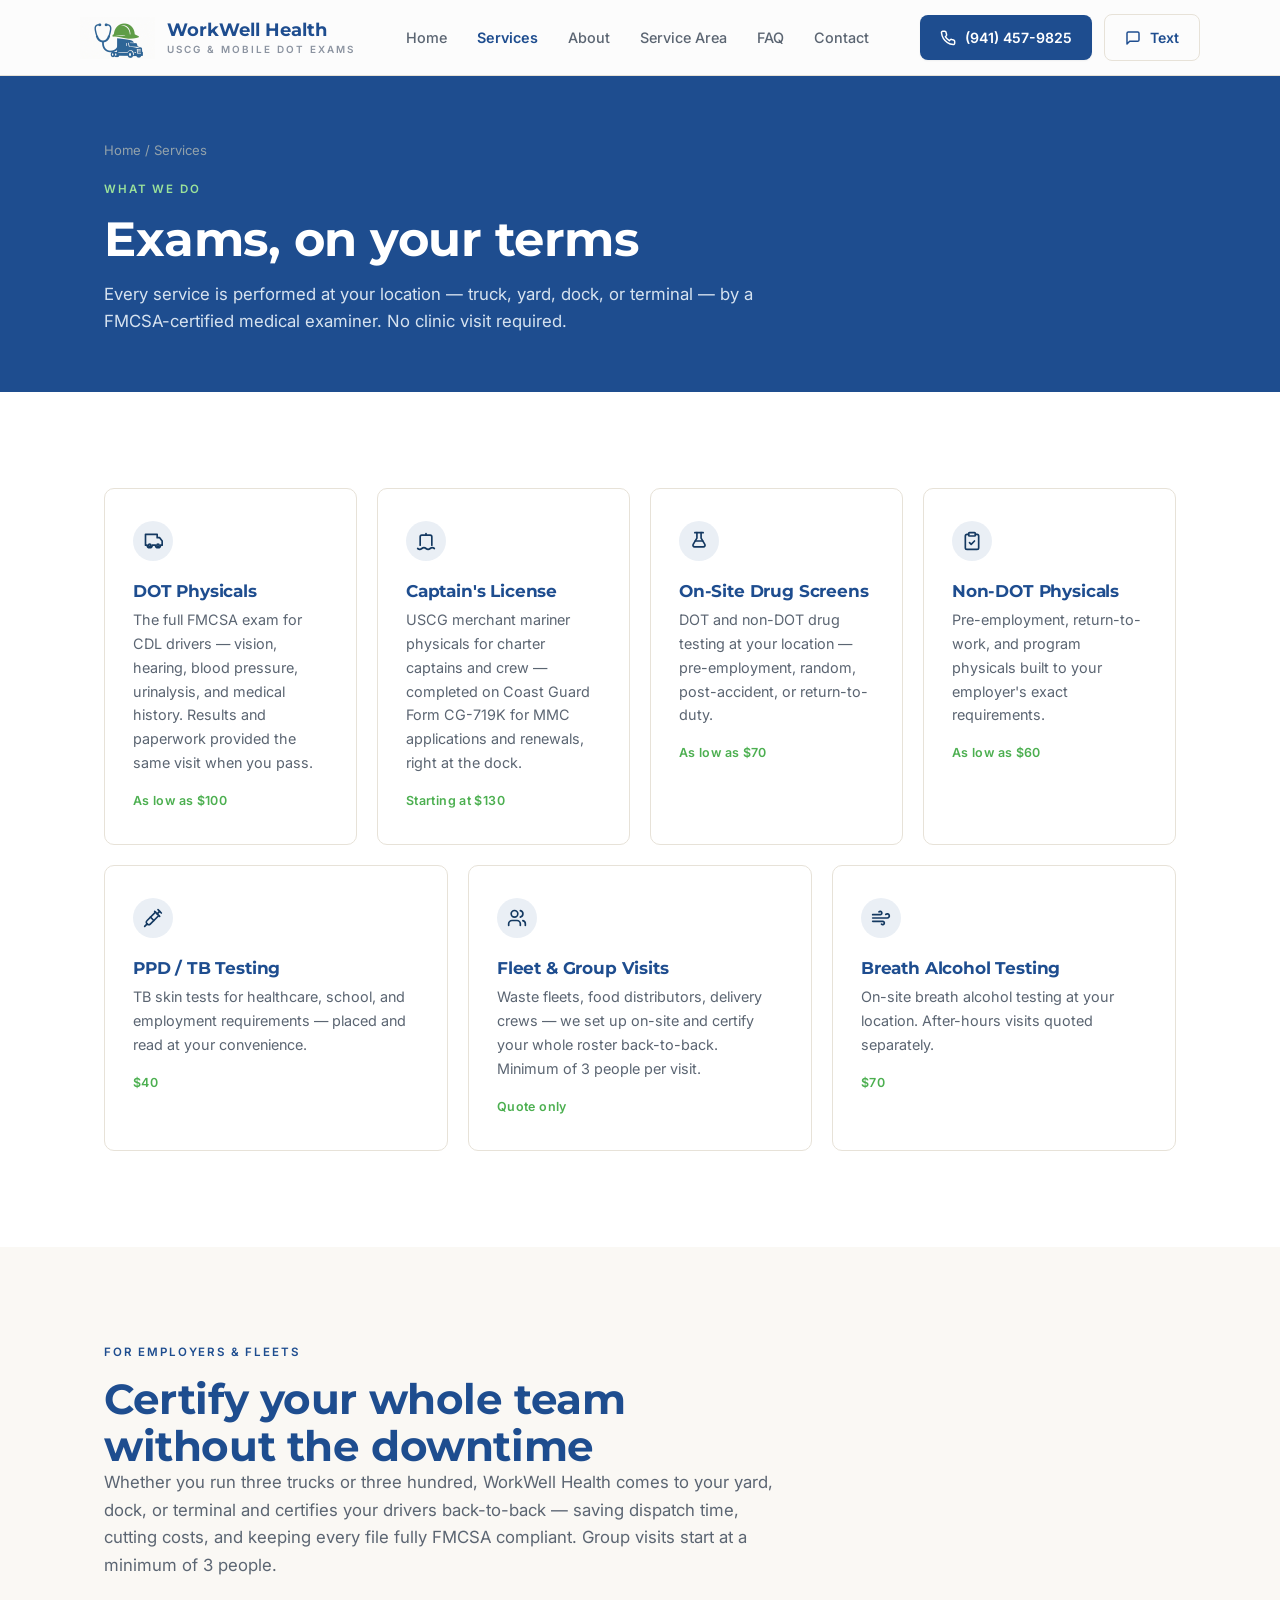
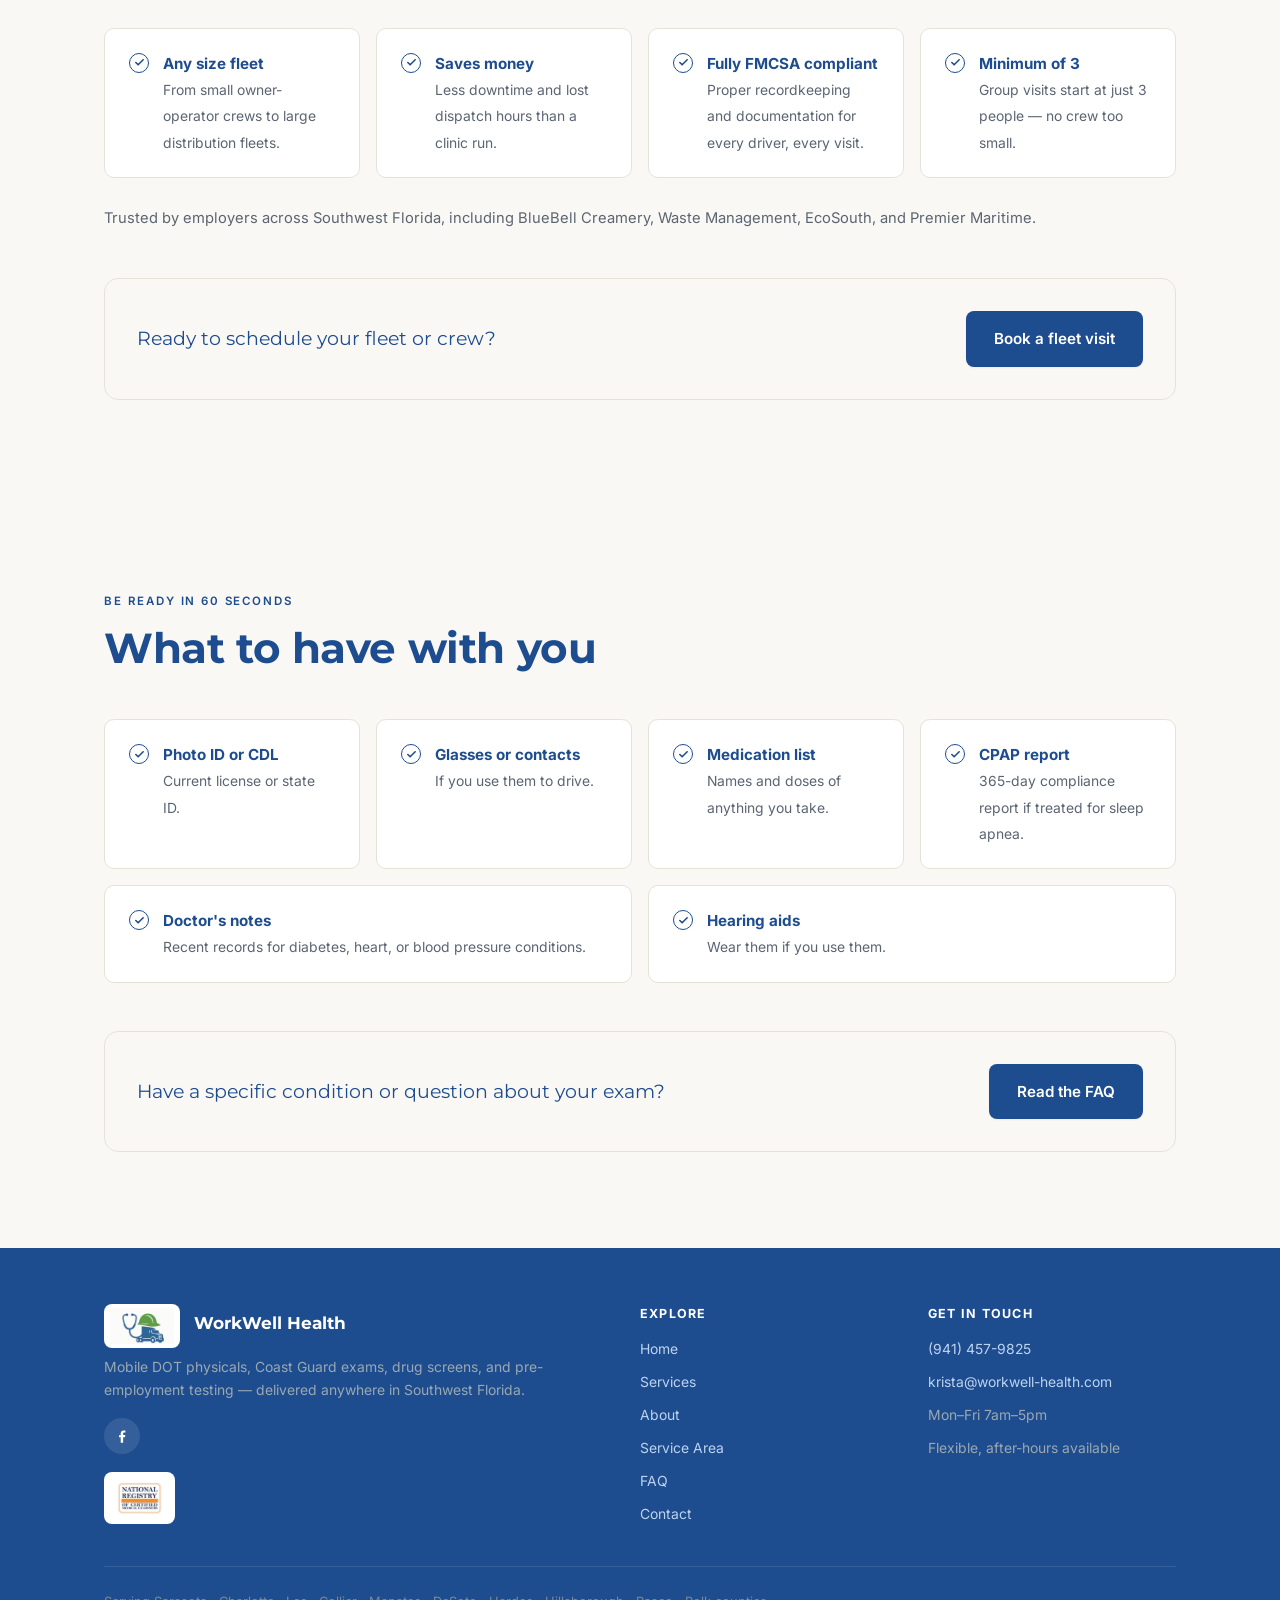
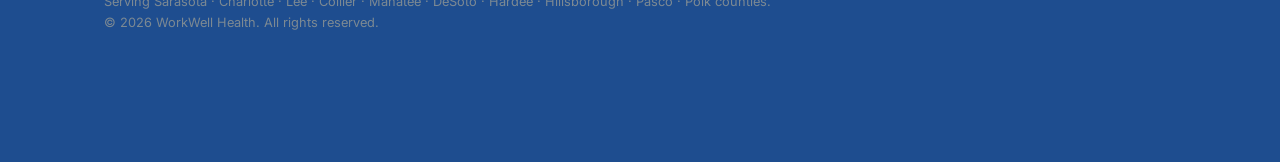
<file: services.html>
<!DOCTYPE html>
<html lang="en">
<head>
  <!-- Google tag (gtag.js) -->
  <script async src="https://www.googletagmanager.com/gtag/js?id=G-KLERZCF6E5"></script>
  <script>
    window.dataLayer = window.dataLayer || [];
    function gtag(){dataLayer.push(arguments);}
    gtag('js', new Date());
    gtag('config', 'G-KLERZCF6E5');
  </script>

  <meta charset="UTF-8" />
  <meta name="viewport" content="width=device-width, initial-scale=1.0" />

  <title>Mobile DOT, Coast Guard &amp; Pre-Employment Physicals | WorkWell Health SWFL</title>
  <meta name="description" content="Mobile DOT physicals, USCG Captain's license exams, on-site drug screens, PPD/TB testing, non-DOT pre-employment physicals, and fleet visits — all delivered at your location in Southwest Florida. DOT exams as low as $100; USCG Captain's exams starting at $130." />
  <link rel="canonical" href="https://workwell-health.com/services.html" />
  <meta name="robots" content="index, follow" />

  <meta property="og:type" content="website" />
  <meta property="og:title" content="Mobile DOT, Coast Guard & Pre-Employment Physicals | WorkWell Health" />
  <meta property="og:description" content="Every exam and screen we perform on-site across Southwest Florida — DOT physicals, Coast Guard exams, drug screens, TB testing, and fleet visits." />
  <meta property="og:url" content="https://workwell-health.com/services.html" />
  <meta property="og:image" content="https://workwell-health.com/assets/hero-highway.jpg" />
  <meta property="og:image:width" content="612" />
  <meta property="og:image:height" content="408" />
  <meta property="og:image:alt" content="A commercial truck on a Southwest Florida highway" />
  <meta name="twitter:card" content="summary_large_image" />
  <meta name="twitter:image" content="https://workwell-health.com/assets/hero-highway.jpg" />

  <link rel="preconnect" href="https://fonts.googleapis.com" />
  <link rel="preconnect" href="https://fonts.gstatic.com" crossorigin />
  <link href="https://fonts.googleapis.com/css2?family=Montserrat:wght@400;500;600;700;800&family=Inter:wght@400;500;600;700;800&display=swap" rel="stylesheet" />
  <link rel="stylesheet" href="styles.css" />
  <link rel="icon" href="assets/logo-icon.png" type="image/png" />

  <script type="application/ld+json">
  {
    "@context": "https://schema.org",
    "@type": "MedicalClinic",
    "name": "WorkWell Health — Mobile DOT Physicals",
    "url": "https://workwell-health.com/",
    "telephone": "+1-941-457-9825",
    "priceRange": "$100",
    "makesOffer": [
      { "@type": "Offer", "name": "DOT Physical Exam (CDL Medical Card)", "price": "100", "priceCurrency": "USD" },
      { "@type": "Offer", "name": "USCG Captain's License Physical", "price": "130", "priceCurrency": "USD" },
      { "@type": "Offer", "name": "On-Site Drug Screens" },
      { "@type": "Offer", "name": "Non-DOT & Pre-Employment Physicals" },
      { "@type": "Offer", "name": "PPD / TB Testing" },
      { "@type": "Offer", "name": "Fleet & Group On-Site Physicals" }
    ]
  }
  </script>
</head>
<body>

  <!-- ================= HEADER ================= -->
  <header>
    <div class="wrap nav">
      <a class="brand" href="index.html" aria-label="WorkWell Health home">
        <span class="mark"><img src="assets/logo-icon.png" alt="WorkWell Health logo" /></span>
        <span class="brand-name">WorkWell Health<small>USCG &amp; Mobile DOT Exams</small></span>
      </a>
      <nav class="main-links" aria-label="Primary">
        <a href="index.html">Home</a>
        <a href="services.html" aria-current="page">Services</a>
        <a href="about.html">About</a>
        <a href="service-area.html">Service Area</a>
        <a href="faq.html">FAQ</a>
        <a href="contact.html">Contact</a>
      </nav>
      <div class="nav-actions">
        <a class="btn btn-primary" href="tel:+19414579825">
          <svg width="16" height="16" viewBox="0 0 24 24" fill="none" stroke="currentColor" stroke-width="2.2" stroke-linecap="round" stroke-linejoin="round"><path d="M22 16.9v3a2 2 0 0 1-2.2 2 19.8 19.8 0 0 1-8.6-3 19.5 19.5 0 0 1-6-6 19.8 19.8 0 0 1-3-8.7A2 2 0 0 1 4.1 2h3a2 2 0 0 1 2 1.7c.1 1 .4 2 .7 2.8a2 2 0 0 1-.4 2.1L8 10a16 16 0 0 0 6 6l1.4-1.4a2 2 0 0 1 2.1-.4c.9.3 1.9.6 2.8.7a2 2 0 0 1 1.7 2Z"/></svg>
          (941) 457-9825
        </a>
        <a class="btn btn-outline" href="sms:+19414579825" aria-label="Text WorkWell Health">
          <svg width="16" height="16" viewBox="0 0 24 24" fill="none" stroke="currentColor" stroke-width="2.2" stroke-linecap="round" stroke-linejoin="round"><path d="M21 15a2 2 0 0 1-2 2H7l-4 4V5a2 2 0 0 1 2-2h14a2 2 0 0 1 2 2z"/></svg>
          Text
        </a>
        <button class="menu-btn" id="menuBtn" aria-label="Open menu" aria-expanded="false" aria-controls="mobilePanel"><svg width="18" height="18" viewBox="0 0 24 24" fill="none" stroke="currentColor" stroke-width="2.2" stroke-linecap="round"><path d="M4 6h16M4 12h16M4 18h16"/></svg></button>
      </div>
    </div>
  </header>

  <div class="mobile-panel" id="mobilePanel" hidden>
    <a href="index.html">Home</a>
    <a href="services.html">Services</a>
    <a href="about.html">About</a>
    <a href="service-area.html">Service Area</a>
    <a href="faq.html">FAQ</a>
    <a href="contact.html">Contact</a>
    <a class="btn btn-cta" href="tel:+19414579825">Call (941) 457-9825</a>
    <a class="btn btn-outline" href="sms:+19414579825">Text (941) 457-9825</a>
  </div>

  <!-- ================= PAGE HEADER ================= -->
  <section class="page-header">
    <div class="wrap">
      <p class="breadcrumb"><a href="index.html">Home</a> / Services</p>
      <p class="kicker">What we do</p>
      <h1>Exams, on your terms</h1>
      <p class="lede">Every service is performed at your location — truck, yard, dock, or terminal — by a FMCSA-certified medical examiner. No clinic visit required.</p>
    </div>
  </section>

  <!-- ================= SERVICES ================= -->
  <section class="services" id="services">
    <div class="wrap">
      <div class="svc-grid">
        <div class="svc reveal">
          <span class="ico"><svg width="20" height="20" viewBox="0 0 24 24" fill="none" stroke="currentColor" stroke-width="2" stroke-linecap="round" stroke-linejoin="round"><path d="M20 8h-3V4H3v13h2a3 3 0 0 0 6 0h4a3 3 0 0 0 6 0h2v-5l-3-4Z"/><circle cx="8" cy="17" r="1.4"/><circle cx="18" cy="17" r="1.4"/></svg></span>
          <h3>DOT Physicals</h3>
          <p>The full FMCSA exam for CDL drivers — vision, hearing, blood pressure, urinalysis, and medical history. Results and paperwork provided the same visit when you pass.</p>
          <span class="tag">As low as $100</span>
        </div>
        <div class="svc reveal">
          <span class="ico"><svg width="20" height="20" viewBox="0 0 24 24" fill="none" stroke="currentColor" stroke-width="2" stroke-linecap="round" stroke-linejoin="round"><path d="M2 21c.6.5 1.2 1 2.5 1 2.5 0 2.5-2 5-2 1.3 0 1.9.5 2.5 1s1.2 1 2.5 1c2.5 0 2.5-2 5-2 1.3 0 1.9.5 2.5 1"/><path d="M19 17V7a2 2 0 0 0-2-2H7a2 2 0 0 0-2 2v10"/><path d="M12 3v2"/></svg></span>
          <h3>Captain's License</h3>
          <p>USCG merchant mariner physicals for charter captains and crew — completed on Coast Guard Form CG-719K for MMC applications and renewals, right at the dock.</p>
          <span class="tag">Starting at $130</span>
        </div>
        <div class="svc reveal">
          <span class="ico"><svg width="20" height="20" viewBox="0 0 24 24" fill="none" stroke="currentColor" stroke-width="2" stroke-linecap="round" stroke-linejoin="round"><path d="M14.5 2v6.5L19 16a2 2 0 0 1-1.7 3H6.7A2 2 0 0 1 5 16l4.5-7.5V2"/><path d="M7 2h10"/><path d="M7.5 12h9"/></svg></span>
          <h3>On-Site Drug Screens</h3>
          <p>DOT and non-DOT drug testing at your location — pre-employment, random, post-accident, or return-to-duty.</p>
          <span class="tag">As low as $70</span>
        </div>
        <div class="svc reveal">
          <span class="ico"><svg width="20" height="20" viewBox="0 0 24 24" fill="none" stroke="currentColor" stroke-width="2" stroke-linecap="round" stroke-linejoin="round"><path d="M16 4h2a2 2 0 0 1 2 2v14a2 2 0 0 1-2 2H6a2 2 0 0 1-2-2V6a2 2 0 0 1 2-2h2"/><rect x="8" y="2" width="8" height="4" rx="1"/><path d="m9 14 2 2 4-4"/></svg></span>
          <h3>Non-DOT Physicals</h3>
          <p>Pre-employment, return-to-work, and program physicals built to your employer's exact requirements.</p>
          <span class="tag">As low as $60</span>
        </div>
        <div class="svc reveal">
          <span class="ico"><svg width="20" height="20" viewBox="0 0 24 24" fill="none" stroke="currentColor" stroke-width="2" stroke-linecap="round" stroke-linejoin="round"><path d="m18 2 4 4"/><path d="m17 7 3-3"/><path d="M19 9 8.7 19.3c-1 1-2.5 1-3.4 0l-.6-.6c-1-1-1-2.5 0-3.4L15 5"/><path d="m9 11 4 4"/><path d="m5 19-3 3"/><path d="m14 4 6 6"/></svg></span>
          <h3>PPD / TB Testing</h3>
          <p>TB skin tests for healthcare, school, and employment requirements — placed and read at your convenience.</p>
          <span class="tag">$40</span>
        </div>
        <div class="svc reveal">
          <span class="ico"><svg width="20" height="20" viewBox="0 0 24 24" fill="none" stroke="currentColor" stroke-width="2" stroke-linecap="round" stroke-linejoin="round"><path d="M16 21v-2a4 4 0 0 0-4-4H6a4 4 0 0 0-4 4v2"/><circle cx="9" cy="7" r="4"/><path d="M22 21v-2a4 4 0 0 0-3-3.9"/><path d="M16 3.1a4 4 0 0 1 0 7.8"/></svg></span>
          <h3>Fleet &amp; Group Visits</h3>
          <p>Waste fleets, food distributors, delivery crews — we set up on-site and certify your whole roster back-to-back. Minimum of 3 people per visit.</p>
          <span class="tag">Quote only</span>
        </div>
        <div class="svc reveal">
          <span class="ico"><svg width="20" height="20" viewBox="0 0 24 24" fill="none" stroke="currentColor" stroke-width="2" stroke-linecap="round" stroke-linejoin="round"><path d="M9.59 4.59A2 2 0 1 1 11 8H2m10.59 11.41A2 2 0 1 0 14 16H2m15.73-8.27A2.5 2.5 0 1 1 19.5 12H2"/></svg></span>
          <h3>Breath Alcohol Testing</h3>
          <p>On-site breath alcohol testing at your location. After-hours visits quoted separately.</p>
          <span class="tag">$70</span>
        </div>
      </div>
    </div>
  </section>

  <!-- ================= EMPLOYERS / FLEET ================= -->
  <section style="background:var(--paper)">
    <div class="wrap">
      <div class="section-head reveal">
        <p class="kicker">For employers &amp; fleets</p>
        <h2>Certify your whole team without the downtime</h2>
        <p class="lede">Whether you run three trucks or three hundred, WorkWell Health comes to your yard, dock, or terminal and certifies your drivers back-to-back — saving dispatch time, cutting costs, and keeping every file fully FMCSA compliant. Group visits start at a minimum of 3 people.</p>
      </div>
      <div class="check-grid reveal">
        <div class="check"><span class="tick"><svg width="11" height="11" viewBox="0 0 24 24" fill="none" stroke="currentColor" stroke-width="3.5" stroke-linecap="round" stroke-linejoin="round"><path d="M20 6 9 17l-5-5"/></svg></span><div><strong>Any size fleet</strong><span>From small owner-operator crews to large distribution fleets.</span></div></div>
        <div class="check"><span class="tick"><svg width="11" height="11" viewBox="0 0 24 24" fill="none" stroke="currentColor" stroke-width="3.5" stroke-linecap="round" stroke-linejoin="round"><path d="M20 6 9 17l-5-5"/></svg></span><div><strong>Saves money</strong><span>Less downtime and lost dispatch hours than a clinic run.</span></div></div>
        <div class="check"><span class="tick"><svg width="11" height="11" viewBox="0 0 24 24" fill="none" stroke="currentColor" stroke-width="3.5" stroke-linecap="round" stroke-linejoin="round"><path d="M20 6 9 17l-5-5"/></svg></span><div><strong>Fully FMCSA compliant</strong><span>Proper recordkeeping and documentation for every driver, every visit.</span></div></div>
        <div class="check"><span class="tick"><svg width="11" height="11" viewBox="0 0 24 24" fill="none" stroke="currentColor" stroke-width="3.5" stroke-linecap="round" stroke-linejoin="round"><path d="M20 6 9 17l-5-5"/></svg></span><div><strong>Minimum of 3</strong><span>Group visits start at just 3 people — no crew too small.</span></div></div>
      </div>
      <p class="reveal" style="margin-top:28px;color:var(--muted);font-size:.92rem">Trusted by employers across Southwest Florida, including BlueBell Creamery, Waste Management, EcoSouth, and Premier Maritime.</p>
      <div class="faq-cta reveal">
        <p>Ready to schedule your fleet or crew?</p>
        <a class="btn btn-primary" href="contact.html">Book a fleet visit</a>
      </div>
    </div>
  </section>

  <!-- ================= WHAT TO BRING ================= -->
  <section id="bring">
    <div class="wrap">
      <div class="section-head">
        <p class="kicker reveal">Be ready in 60 seconds</p>
        <h2 class="reveal">What to have with you</h2>
      </div>
      <div class="check-grid">
        <div class="check reveal"><span class="tick"><svg width="11" height="11" viewBox="0 0 24 24" fill="none" stroke="currentColor" stroke-width="3.5" stroke-linecap="round" stroke-linejoin="round"><path d="M20 6 9 17l-5-5"/></svg></span><div><strong>Photo ID or CDL</strong><span>Current license or state ID.</span></div></div>
        <div class="check reveal"><span class="tick"><svg width="11" height="11" viewBox="0 0 24 24" fill="none" stroke="currentColor" stroke-width="3.5" stroke-linecap="round" stroke-linejoin="round"><path d="M20 6 9 17l-5-5"/></svg></span><div><strong>Glasses or contacts</strong><span>If you use them to drive.</span></div></div>
        <div class="check reveal"><span class="tick"><svg width="11" height="11" viewBox="0 0 24 24" fill="none" stroke="currentColor" stroke-width="3.5" stroke-linecap="round" stroke-linejoin="round"><path d="M20 6 9 17l-5-5"/></svg></span><div><strong>Medication list</strong><span>Names and doses of anything you take.</span></div></div>
        <div class="check reveal"><span class="tick"><svg width="11" height="11" viewBox="0 0 24 24" fill="none" stroke="currentColor" stroke-width="3.5" stroke-linecap="round" stroke-linejoin="round"><path d="M20 6 9 17l-5-5"/></svg></span><div><strong>CPAP report</strong><span>365-day compliance report if treated for sleep apnea.</span></div></div>
        <div class="check reveal"><span class="tick"><svg width="11" height="11" viewBox="0 0 24 24" fill="none" stroke="currentColor" stroke-width="3.5" stroke-linecap="round" stroke-linejoin="round"><path d="M20 6 9 17l-5-5"/></svg></span><div><strong>Doctor's notes</strong><span>Recent records for diabetes, heart, or blood pressure conditions.</span></div></div>
        <div class="check reveal"><span class="tick"><svg width="11" height="11" viewBox="0 0 24 24" fill="none" stroke="currentColor" stroke-width="3.5" stroke-linecap="round" stroke-linejoin="round"><path d="M20 6 9 17l-5-5"/></svg></span><div><strong>Hearing aids</strong><span>Wear them if you use them.</span></div></div>
      </div>
      <div class="faq-cta reveal">
        <p>Have a specific condition or question about your exam?</p>
        <a class="btn btn-primary" href="faq.html">Read the FAQ</a>
      </div>
    </div>
  </section>

  <!-- ================= FOOTER ================= -->
  <footer>
    <div class="wrap">
      <div class="f-grid">
        <div>
          <div class="f-brand">
            <span class="mark"><img src="assets/logo-icon.png" alt="WorkWell Health logo" /></span>
            <strong>WorkWell Health</strong>
          </div>
          <p>Mobile DOT physicals, Coast Guard exams, drug screens, and pre-employment testing — delivered anywhere in Southwest Florida.</p>
          <div class="f-follow">
            <a href="https://www.facebook.com/share/19DjSehc8E/?mibextid=wwXIfr" target="_blank" rel="noopener" aria-label="WorkWell Health on Facebook">
              <svg width="18" height="18" viewBox="0 0 24 24" fill="currentColor"><path d="M13.5 21v-7.4h2.5l.4-2.9h-2.9v-1.9c0-.8.2-1.4 1.4-1.4h1.6V4.8c-.3 0-1.2-.1-2.3-.1-2.3 0-3.9 1.4-3.9 4v2.2H8v2.9h2.3V21h3.2z"/></svg>
            </a>
          </div>
          <div class="f-badge">
            <img src="assets/nrcme-seal.png" alt="National Registry of Certified Medical Examiners, FMCSA" />
          </div>
        </div>
        <div>
          <h4>Explore</h4>
          <ul>
            <li><a href="index.html">Home</a></li>
            <li><a href="services.html">Services</a></li>
            <li><a href="about.html">About</a></li>
            <li><a href="service-area.html">Service Area</a></li>
            <li><a href="faq.html">FAQ</a></li>
            <li><a href="contact.html">Contact</a></li>
          </ul>
        </div>
        <div>
          <h4>Get in touch</h4>
          <ul>
            <li><a href="tel:+19414579825">(941) 457-9825</a></li>
            <li><a href="mailto:krista@workwell-health.com">krista@workwell-health.com</a></li>
            <li>Mon–Fri 7am–5pm</li>
            <li>Flexible, after-hours available</li>
          </ul>
        </div>
      </div>
      <div class="legal">
        Serving Sarasota · Charlotte · Lee · Collier · Manatee · DeSoto · Hardee · Hillsborough · Pasco · Polk counties.<br />
        © 2026 WorkWell Health. All rights reserved.
      </div>
    </div>
  </footer>

  <!-- ================= MOBILE STICKY CALL BAR ================= -->
  <div class="callbar" role="navigation" aria-label="Quick actions">
    <a class="btn btn-cta" href="tel:+19414579825">
      <svg width="16" height="16" viewBox="0 0 24 24" fill="none" stroke="currentColor" stroke-width="2.2" stroke-linecap="round" stroke-linejoin="round"><path d="M22 16.9v3a2 2 0 0 1-2.2 2 19.8 19.8 0 0 1-8.6-3 19.5 19.5 0 0 1-6-6 19.8 19.8 0 0 1-3-8.7A2 2 0 0 1 4.1 2h3a2 2 0 0 1 2 1.7c.1 1 .4 2 .7 2.8a2 2 0 0 1-.4 2.1L8 10a16 16 0 0 0 6 6l1.4-1.4a2 2 0 0 1 2.1-.4c.9.3 1.9.6 2.8.7a2 2 0 0 1 1.7 2Z"/></svg>
      Call Now
    </a>
    <a class="btn btn-outline" href="sms:+19414579825" style="background:#fff">Text</a>
    <a class="btn btn-outline" href="contact.html" style="background:#fff">Book Visit</a>
  </div>

  <script>
    const io = new IntersectionObserver((entries) => {
      for (const e of entries) if (e.isIntersecting) { e.target.classList.add("in"); io.unobserve(e.target); }
    }, { threshold: 0.12 });
    document.querySelectorAll(".reveal").forEach((el) => io.observe(el));
    const menuBtn = document.getElementById("menuBtn");
    const mobilePanel = document.getElementById("mobilePanel");
    if (menuBtn && mobilePanel) {
      menuBtn.addEventListener("click", () => {
        const isOpen = !mobilePanel.hidden;
        mobilePanel.hidden = isOpen;
        menuBtn.setAttribute("aria-expanded", String(!isOpen));
      });
      mobilePanel.querySelectorAll("a").forEach((a) => a.addEventListener("click", () => {
        mobilePanel.hidden = true;
        menuBtn.setAttribute("aria-expanded", "false");
      }));
    }
  </script>
</body>
</html>
</file>
<file: styles.css>
:root {
  /* WorkWell Health brand palette: primary blue + primary green from the official logo package */
  --ink: #1e4d8f;
  --ink-2: #163a68;
  --teal: #1e4d8f;
  --teal-deep: #143961;
  --gold: #4caf50;
  --paper: #faf8f4;
  --card: #ffffff;
  --line: #e7e2d8;
  --muted: #5b6572;
  --muted-2: #8b93a0;
  --radius: 10px;
  --shadow-sm: 0 1px 2px rgba(16, 32, 47, .06);
  --shadow-md: 0 8px 28px -12px rgba(16, 32, 47, .18);
  --shadow-lg: 0 24px 60px -24px rgba(16, 32, 47, .28);
  --serif: "Montserrat", Arial, sans-serif;
  --sans: "Inter", system-ui, sans-serif;
}
* { margin: 0; padding: 0; box-sizing: border-box; }
html { scroll-behavior: smooth; }
body { font-family: var(--sans); color: var(--ink); background: var(--paper); line-height: 1.65; -webkit-font-smoothing: antialiased; font-size: 16px; }
img, svg { max-width: 100%; }
.wrap { max-width: 1120px; margin: 0 auto; padding: 0 24px; }

h1, h2, h3 { font-family: var(--serif); font-weight: 700; line-height: 1.12; letter-spacing: -.01em; color: var(--ink); }
h2 { font-size: clamp(1.9rem, 3.6vw, 2.6rem); }
h3 { font-size: 1.25rem; font-weight: 700; }
em { font-style: italic; color: var(--gold); }
.kicker { font-weight: 600; text-transform: uppercase; letter-spacing: .16em; font-size: .72rem; color: var(--teal); margin-bottom: 14px; }
.lede { color: var(--muted); font-size: 1.05rem; max-width: 42rem; }
section { padding: 96px 0; position: relative; }
.section-head { max-width: 42rem; margin-bottom: 48px; }
.page-header { background: var(--ink); color: #fff; padding: 64px 0 56px; }
.page-header .kicker { color: #9be29a; }
.page-header h1 { color: #fff; font-size: clamp(2.1rem, 4.6vw, 3rem); }
.page-header .lede { color: #d7e3f0; margin-top: 14px; }
.breadcrumb { font-size: .82rem; color: #93a2ab; margin-bottom: 18px; }
.breadcrumb a { color: #93a2ab; text-decoration: none; }
.breadcrumb a:hover { color: #fff; }

/* ============ BUTTONS ============ */
.btn { display: inline-flex; align-items: center; justify-content: center; gap: 9px;
  font-family: var(--sans); font-weight: 600; font-size: .95rem;
  padding: 15px 28px; border-radius: 8px; text-decoration: none; min-height: 54px;
  transition: transform .18s ease, box-shadow .18s ease, background-color .18s ease, border-color .18s ease, color .18s ease; }
.btn:active { transform: scale(.98); }
.btn-primary { background: var(--ink); color: #fff; box-shadow: var(--shadow-sm); }
.btn-primary:hover { background: var(--teal-deep); box-shadow: var(--shadow-md); transform: translateY(-1px); }
.btn-outline { background: transparent; color: var(--ink); border: 1.5px solid var(--line); }
.btn-outline:hover { border-color: var(--ink); }
.btn-on-dark { background: rgba(255,255,255,.08); color: #fff; border: 1.5px solid rgba(255,255,255,.28); backdrop-filter: blur(6px); }
.btn-on-dark:hover { background: rgba(255,255,255,.16); border-color: rgba(255,255,255,.5); }
.btn-cta { background: var(--gold); color: #241a05; box-shadow: var(--shadow-sm); }
.btn-cta:hover { background: #3d8b40; transform: translateY(-1px); box-shadow: var(--shadow-md); }
.btn svg { flex: none; }
.btn-sm { padding: 10px 18px; min-height: 40px; font-size: .85rem; }

/* ============ HEADER / NAV ============ */
header { position: sticky; top: 0; z-index: 50; background: #fcfcfc; border-bottom: 1px solid var(--line); }
.nav { display: flex; align-items: center; justify-content: space-between; gap: 16px; padding: 14px 0; }
.brand { display: flex; align-items: center; gap: 12px; text-decoration: none; }
.brand .mark { height: 42px; width: auto; display: flex; align-items: center; flex: none; }
.brand .mark img { height: 100%; width: auto; object-fit: contain; display: block; }
.brand-name { font-family: var(--serif); font-size: 1.15rem; font-weight: 700; color: var(--ink); line-height: 1.1; }
.brand-name small { display: block; font-family: var(--sans); font-weight: 600; font-size: .62rem; letter-spacing: .2em; color: var(--muted-2); text-transform: uppercase; margin-top: 4px; }

.main-links { display: flex; align-items: center; gap: 30px; }
.main-links a { font-size: .9rem; font-weight: 500; color: var(--muted); text-decoration: none; transition: color .15s ease; }
.main-links a:hover, .main-links a[aria-current="page"] { color: var(--ink); }
.main-links a[aria-current="page"] { font-weight: 600; }
.nav-actions { display: flex; align-items: center; gap: 12px; }
.nav .btn { font-size: .88rem; padding: 11px 20px; min-height: 44px; }

.menu-btn { display: none; width: 40px; height: 40px; border-radius: 8px; border: 1.5px solid var(--line); background: transparent; cursor: pointer; align-items: center; justify-content: center; color: var(--ink); }
.menu-btn[aria-expanded="true"] { border-color: var(--ink); }
/* Rendered as a direct child of <body> (not inside header) so its fixed
   positioning isn't trapped by the header's backdrop-filter containing block. */
.mobile-panel { position: fixed; inset: 0; background: var(--paper); z-index: 70; padding: 88px 24px 24px; overflow-y: auto; }
.mobile-panel[hidden] { display: none; }
.mobile-panel a { display: block; padding: 16px 4px; font-size: 1.05rem; font-weight: 600; color: var(--ink); text-decoration: none; border-bottom: 1px solid var(--line); }
.mobile-panel .btn { margin-top: 20px; width: 100%; }

/* ============ HERO (home) ============ */
.hero {
  background-image:
    linear-gradient(155deg, rgba(30,77,143,.95) 0%, rgba(23,66,120,.9) 55%, rgba(26,72,110,.62) 100%),
    url("assets/hero-highway.jpg");
  background-size: cover, cover;
  background-position: center, center 65%;
  background-repeat: no-repeat, no-repeat;
  color: #fff; overflow: hidden;
}
.hero-inner { position: relative; padding: 108px 0 100px; }
.hero-glow { position: absolute; top: -220px; right: -160px; width: 620px; height: 620px; border-radius: 50%;
  background: radial-gradient(circle, rgba(30,77,143,.55) 0%, rgba(30,77,143,0) 70%); filter: blur(10px); pointer-events: none; }
.hero-glow.g2 { top: auto; bottom: -260px; left: -200px; right: auto; width: 520px; height: 520px;
  background: radial-gradient(circle, rgba(76,175,80,.28) 0%, rgba(76,175,80,0) 70%); }
.hero-content { position: relative; z-index: 1; max-width: 40rem; }
.hero .eyebrow { display: inline-flex; align-items: center; gap: 9px; font-size: .74rem; font-weight: 600; text-transform: uppercase;
  letter-spacing: .18em; color: #cfe0f7; }
.hero .eyebrow .dot { width: 6px; height: 6px; border-radius: 50%; background: var(--gold); }
.hero h1 { font-size: clamp(2.5rem, 5.6vw, 3.9rem); color: #fff; margin: 22px 0 20px; }
.hero .sub { font-size: clamp(1.02rem, 1.8vw, 1.18rem); color: #d7e3f0; max-width: 34rem; margin-bottom: 36px; line-height: 1.7; }
.hero .cta-row { display: flex; flex-wrap: wrap; gap: 14px; margin-bottom: 52px; }
.hero .facts { display: grid; grid-template-columns: repeat(3, auto); gap: 40px; border-top: 1px solid rgba(255,255,255,.14); padding-top: 32px; }
.hero .facts .fact strong { display: block; font-family: var(--serif); font-size: 1.7rem; font-weight: 500; color: #fff; }
.hero .facts .fact span { font-size: .8rem; color: #a9bac2; }

/* ============ QUICK LINKS (home) ============ */
.quicklinks { background: var(--card); }
.ql-grid { display: flex; flex-wrap: wrap; justify-content: center; gap: 20px; }
.ql-card { flex: 1 1 220px; max-width: 640px; background: var(--card); padding: 30px 26px; text-decoration: none; color: var(--ink); transition: background-color .2s ease, box-shadow .2s ease; display: flex; flex-direction: column; gap: 14px; border: 1px solid var(--line); border-radius: var(--radius); }
.ql-card:hover { background: var(--paper); box-shadow: var(--shadow-sm); }
.ql-card .ico { width: 40px; height: 40px; border-radius: 50%; background: rgba(30,77,143,.09); display: grid; place-items: center; color: var(--teal-deep); }
.ql-card h3 { font-size: 1.05rem; }
.ql-card p { font-size: .87rem; color: var(--muted); flex: 1; }
.ql-card .go { font-size: .82rem; font-weight: 600; color: var(--teal-deep); display: inline-flex; align-items: center; gap: 6px; }

/* ============ TRUST BAND ============ */
.band { background: var(--card); border-bottom: 1px solid var(--line); padding: 28px 0; }
.band .wrap { display: flex; flex-wrap: wrap; justify-content: center; gap: 14px 44px; }
.band span { display: inline-flex; align-items: center; gap: 9px; font-size: .84rem; font-weight: 500; color: var(--muted); white-space: nowrap; }
.band svg { color: var(--teal); flex: none; }

/* ============ STEPS ============ */
.steps-grid { display: flex; flex-wrap: wrap; justify-content: center; gap: 20px; }
.step { flex: 1 1 260px; max-width: 640px; background: var(--card); padding: 40px 32px; border: 1px solid var(--line); border-radius: var(--radius); }
.step .num { font-family: var(--serif); font-size: .95rem; color: var(--teal); font-weight: 500; margin-bottom: 18px; }
.step h3 { margin-bottom: 10px; }
.step p { color: var(--muted); font-size: .95rem; }

/* ============ SERVICES ============ */
.services { background: var(--card); }
.svc-grid { display: flex; flex-wrap: wrap; justify-content: center; gap: 20px; }
.svc { flex: 1 1 230px; max-width: 640px; background: var(--card); padding: 32px 28px; transition: background-color .2s ease, box-shadow .2s ease; border: 1px solid var(--line); border-radius: var(--radius); }
.svc:hover { background: var(--paper); box-shadow: var(--shadow-sm); }
.svc .ico { width: 40px; height: 40px; border-radius: 50%; background: rgba(30,77,143,.09); display: grid; place-items: center; color: var(--teal-deep); margin-bottom: 20px; }
.svc h3 { font-size: 1.08rem; margin-bottom: 8px; }
.svc p { font-size: .9rem; color: var(--muted); }
.svc .tag { display: inline-block; margin-top: 16px; font-size: .78rem; font-weight: 600; letter-spacing: .03em; color: var(--gold); }

/* ============ EXAMINER ============ */
.examiner .card-ex { display: flex; flex-wrap: wrap; gap: 40px; align-items: center; background: var(--card); border: 1px solid var(--line);
  border-radius: 14px; padding: 48px; box-shadow: var(--shadow-md); }
.avatar { width: 148px; height: 148px; border-radius: 50%; flex: none; background: var(--ink); color: #fff; display: grid; place-items: center;
  font-family: var(--serif); font-size: 2.2rem; font-weight: 500; overflow: hidden; position: relative; }
.avatar img { width: 100%; height: 100%; object-fit: cover; }
.avatar-fallback { display: none; align-items: center; justify-content: center; width: 100%; height: 100%; position: absolute; inset: 0; }
.card-ex .who h3 { font-size: 1.45rem; }
.card-ex .who .creds { font-weight: 600; color: var(--teal-deep); font-size: .82rem; text-transform: uppercase; letter-spacing: .06em; margin: 6px 0 16px; }
.card-ex .who p { color: var(--muted); max-width: 42rem; }
.card-ex .who .nrcme-badge { height: 68px; width: auto; margin-top: 18px; display: block; }
.credentials-list { display: flex; flex-wrap: wrap; justify-content: center; gap: 16px; margin-top: 40px; }
.credentials-list .item { flex: 1 1 200px; max-width: 460px; background: var(--card); padding: 26px 24px; border: 1px solid var(--line); border-radius: var(--radius); }
.credentials-list .item strong { display: block; font-family: var(--serif); font-size: 1.5rem; color: var(--ink); }
.credentials-list .item span { font-size: .84rem; color: var(--muted); }

/* ============ SERVICE AREA ============ */
.area { background: var(--ink); color: #fff; }
.area .section-head { max-width: 46rem; }
.area .kicker { color: #9be29a; }
.area h2 { color: #fff; }
.area .lede { color: #cdd9e5; }
.chips { display: flex; flex-wrap: wrap; gap: 10px; margin-top: 36px; }
.chips span, .chips a { background: rgba(255,255,255,.06); border: 1px solid rgba(255,255,255,.16); border-radius: 6px; padding: 9px 16px; font-weight: 500; font-size: .87rem; color: #dfe6ea; text-decoration: none; }
.chips span.hot, .chips a.hot { background: rgba(76,175,80,.18); border-color: rgba(76,175,80,.55); color: #c8f0c0; }
.area p.counties { margin-top: 28px; color: #93a2ab; font-size: .88rem; max-width: 44rem; }
.county-grid { display: flex; flex-wrap: wrap; justify-content: center; gap: 12px; margin-top: 40px; }
.county-grid .item { flex: 1 1 200px; max-width: 460px; background: rgba(255,255,255,.03); padding: 22px 24px; border: 1px solid rgba(255,255,255,.12); border-radius: var(--radius); }
.county-grid .item strong { display: block; font-size: 1rem; color: #fff; margin-bottom: 4px; }
.county-grid .item span { font-size: .82rem; color: #93a2ab; }

/* ============ EXPLODED FLORIDA COUNTY MAP (real GIS boundaries) ============ */
.fl-map-wrap { margin-top: 48px; }
.map-caption { font-size: .84rem; color: #93a2ab; margin-bottom: 22px; }
.fl-map-inner { position: relative; max-width: 620px; }
.fl-map { width: 100%; height: auto; display: block; overflow: visible; }

.fl-bg-county { fill: rgba(255,255,255,.045); stroke: rgba(255,255,255,.14); stroke-width: 1; }

.county-path { fill: rgba(140,190,246,.6); stroke: rgba(255,255,255,.6); stroke-width: 1.1; cursor: pointer;
  transition: transform .22s cubic-bezier(.16,1,.3,1), fill .15s ease, stroke .15s ease, opacity .2s ease, filter .22s ease;
  transform-box: fill-box; }
.county-path:focus-visible { outline: 2px solid var(--gold); outline-offset: 1px; }
.county-path.is-open { fill: var(--gold); stroke: #fff; stroke-width: 1.4;
  filter: drop-shadow(0 14px 22px rgba(0,0,0,.55));
  transform: translate(var(--ex, 0px), var(--ey, 0px)) scale(1.05); }
.fl-covered.has-open .county-path:not(.is-open) { opacity: .5; }

/* pointer-events:none on the card itself so it never blocks clicks on a county shape it happens to
   overlap — only the CTA button (pointer-events:auto) is actually clickable. */
.fl-popover { position: absolute; width: 220px; background: var(--card); color: var(--ink); border-radius: 10px; padding: 16px;
  text-align: left; box-shadow: var(--shadow-lg); z-index: 20; pointer-events: none; }
.fl-popover strong { display: block; font-family: var(--serif); font-size: 1.05rem; color: var(--ink); margin-bottom: 6px; }
.fl-popover p { font-size: .84rem; color: var(--muted); margin-bottom: 12px; line-height: 1.5; }
.fl-popover .btn { width: 100%; pointer-events: auto; }

@media (max-width: 600px) {
  .fl-map-inner { max-width: 100%; }
}

/* ============ CHECKLIST ============ */
.check-grid { display: flex; flex-wrap: wrap; justify-content: center; gap: 16px; }
.check { flex: 1 1 255px; max-width: 640px; display: flex; gap: 14px; align-items: flex-start; background: var(--card); padding: 22px 24px; border: 1px solid var(--line); border-radius: var(--radius); }
.check .tick { width: 20px; height: 20px; border-radius: 50%; border: 1.5px solid var(--teal); color: var(--teal); display: grid; place-items: center; flex: none; margin-top: 2px; }
.check strong { display: block; font-size: .95rem; }
.check span { font-size: .87rem; color: var(--muted); }

/* ============ REVIEWS ============ */
.reviews-grid { display: grid; grid-template-columns: repeat(auto-fit, minmax(260px, 1fr)); gap: 24px; }
.review { background: var(--card); border: 1px solid var(--line); border-radius: 12px; padding: 32px 28px; }
.review .stars { color: var(--gold); letter-spacing: 3px; font-size: .95rem; margin-bottom: 16px; }
.review p { font-size: .96rem; color: var(--ink); font-family: var(--serif); font-weight: 400; line-height: 1.55; }
.review .who { margin-top: 18px; font-weight: 600; font-size: .85rem; color: var(--ink); font-family: var(--sans); }
.review .who small { display: block; font-weight: 500; color: var(--muted-2); }
.demo-note { text-align: center; margin-top: 24px; font-size: .78rem; color: var(--muted-2); }

/* ============ FAQ ============ */
.faq details { border-bottom: 1px solid var(--line); }
.faq details:first-child { border-top: 1px solid var(--line); }
.faq summary { cursor: pointer; list-style: none; display: flex; justify-content: space-between; align-items: center; gap: 20px;
  padding: 26px 4px; font-weight: 600; font-size: 1.02rem; color: var(--ink); min-height: 30px; }
.faq summary::-webkit-details-marker { display: none; }
.faq summary::after { content: "+"; font-family: var(--serif); font-size: 1.5rem; font-weight: 400; color: var(--teal); transition: transform .2s ease; flex: none; }
.faq details[open] summary::after { transform: rotate(45deg); }
.faq details p { padding: 0 4px 26px; color: var(--muted); max-width: 42rem; }
.faq-cta { margin-top: 48px; background: var(--paper); border: 1px solid var(--line); border-radius: 14px; padding: 32px; display: flex; flex-wrap: wrap; align-items: center; justify-content: space-between; gap: 20px; }
.faq-cta p { font-family: var(--serif); font-size: 1.2rem; }

/* ============ CONTACT ============ */
.contact { background: var(--card); }
.contact-grid { display: grid; grid-template-columns: 1fr 1fr; gap: 56px; align-items: start; }
.contact .lead-in { color: var(--muted); font-weight: 500; }
.contact .big-phone { font-family: var(--serif); font-size: clamp(1.9rem, 3.6vw, 2.6rem); font-weight: 700; text-decoration: none; color: var(--ink); display: inline-block; margin: 10px 0 6px; }
.contact .big-phone:hover { color: var(--teal-deep); }
.contact .hours { color: var(--muted); font-size: .93rem; margin-bottom: 28px; line-height: 1.8; }
.contact .hours a { color: var(--teal-deep); font-weight: 600; text-decoration: none; }
form { background: var(--paper); border: 1px solid var(--line); border-radius: 14px; padding: 36px 32px; }
form label { display: block; font-weight: 600; font-size: .78rem; margin: 18px 0 7px; color: var(--ink); text-transform: uppercase; letter-spacing: .05em; }
form label:first-of-type { margin-top: 0; }
form input, form select { width: 100%; padding: 14px 15px; font-size: .96rem; font-family: var(--sans); border: 1.5px solid var(--line); border-radius: 8px; background: var(--card); min-height: 50px; color: var(--ink); }
form input:focus, form select:focus { outline: none; border-color: var(--teal); box-shadow: 0 0 0 3px rgba(30,77,143,.12); }
form button { width: 100%; margin-top: 24px; border: 0; cursor: pointer; }
.form-note { font-size: .76rem; color: var(--muted-2); margin-top: 14px; text-align: center; }

/* ============ FOOTER ============ */
footer { background: var(--ink); color: #9aa8b0; padding: 56px 0 128px; font-size: .87rem; }
footer .f-grid { display: grid; grid-template-columns: 2fr 1fr 1fr; gap: 28px 40px; }
footer .f-brand { display: flex; align-items: center; gap: 14px; max-width: 22rem; margin-bottom: 8px; }
footer .mark { height: 44px; width: auto; display: flex; align-items: center; flex: none; background: #fff; padding: 4px 6px; border-radius: 8px; }
footer .mark img { height: 100%; width: auto; object-fit: contain; display: block; }
footer strong { color: #fff; font-family: var(--serif); font-weight: 700; font-size: 1.05rem; display: block; margin-bottom: 4px; }
footer .f-follow { display: flex; gap: 10px; margin-top: 16px; }
footer .f-follow a { display: flex; align-items: center; justify-content: center; width: 36px; height: 36px; border-radius: 50%; background: rgba(255,255,255,.1); color: #fff; flex: none; }
footer .f-follow a:hover { background: rgba(255,255,255,.2); }
footer .f-badge { margin-top: 18px; }
footer .f-badge img { height: 52px; width: auto; background: #fff; padding: 6px 10px; border-radius: 8px; display: block; }
footer a { color: #bcd4f0; text-decoration: none; }
footer a:hover { text-decoration: underline; }
footer h4 { font-family: var(--sans); font-size: .78rem; font-weight: 700; text-transform: uppercase; letter-spacing: .1em; color: #fff; margin-bottom: 14px; }
footer ul { list-style: none; display: flex; flex-direction: column; gap: 10px; }
footer .legal { margin-top: 40px; padding-top: 24px; border-top: 1px solid rgba(255,255,255,.1); font-size: .8rem; color: #7c8993; }

/* ============ MOBILE STICKY CALL BAR ============ */
.callbar { position: fixed; bottom: 0; left: 0; right: 0; z-index: 60; display: none; gap: 10px; padding: 10px 14px calc(10px + env(safe-area-inset-bottom));
  background: rgba(16, 32, 47, .96); backdrop-filter: blur(10px); box-shadow: 0 -4px 20px rgba(0,0,0,.25); }
.callbar .btn { flex: 1; font-size: .92rem; padding: 13px 10px; min-height: 50px; }

/* ============ REVEAL ============ */
.reveal { opacity: 0; transform: translateY(18px); transition: opacity .6s cubic-bezier(.16,1,.3,1), transform .6s cubic-bezier(.16,1,.3,1); }
.reveal.in { opacity: 1; transform: none; }
@media (prefers-reduced-motion: reduce) { .reveal { opacity: 1; transform: none; transition: none; } }

@media (max-width: 1080px) {
  .main-links { display: none; }
  .menu-btn { display: inline-flex; }
}

@media (max-width: 760px) {
  section { padding: 64px 0; }
  .callbar { display: flex; }
  .nav .btn-primary, .nav .btn-outline { display: none; }
  .contact-grid { grid-template-columns: 1fr; gap: 36px; }
  .hero-inner { padding: 64px 0 80px; }
  .hero .cta-row .btn { width: 100%; }
  .hero .facts { grid-template-columns: 1fr; gap: 20px; }
  .card-ex { padding: 32px 24px; flex-direction: column; text-align: center; }
  .card-ex .who p { max-width: none; }
  .card-ex .who .nrcme-badge { margin-left: auto; margin-right: auto; }
  footer .f-grid { grid-template-columns: 1fr; }
  .faq-cta { flex-direction: column; align-items: flex-start; }
}
</file>
